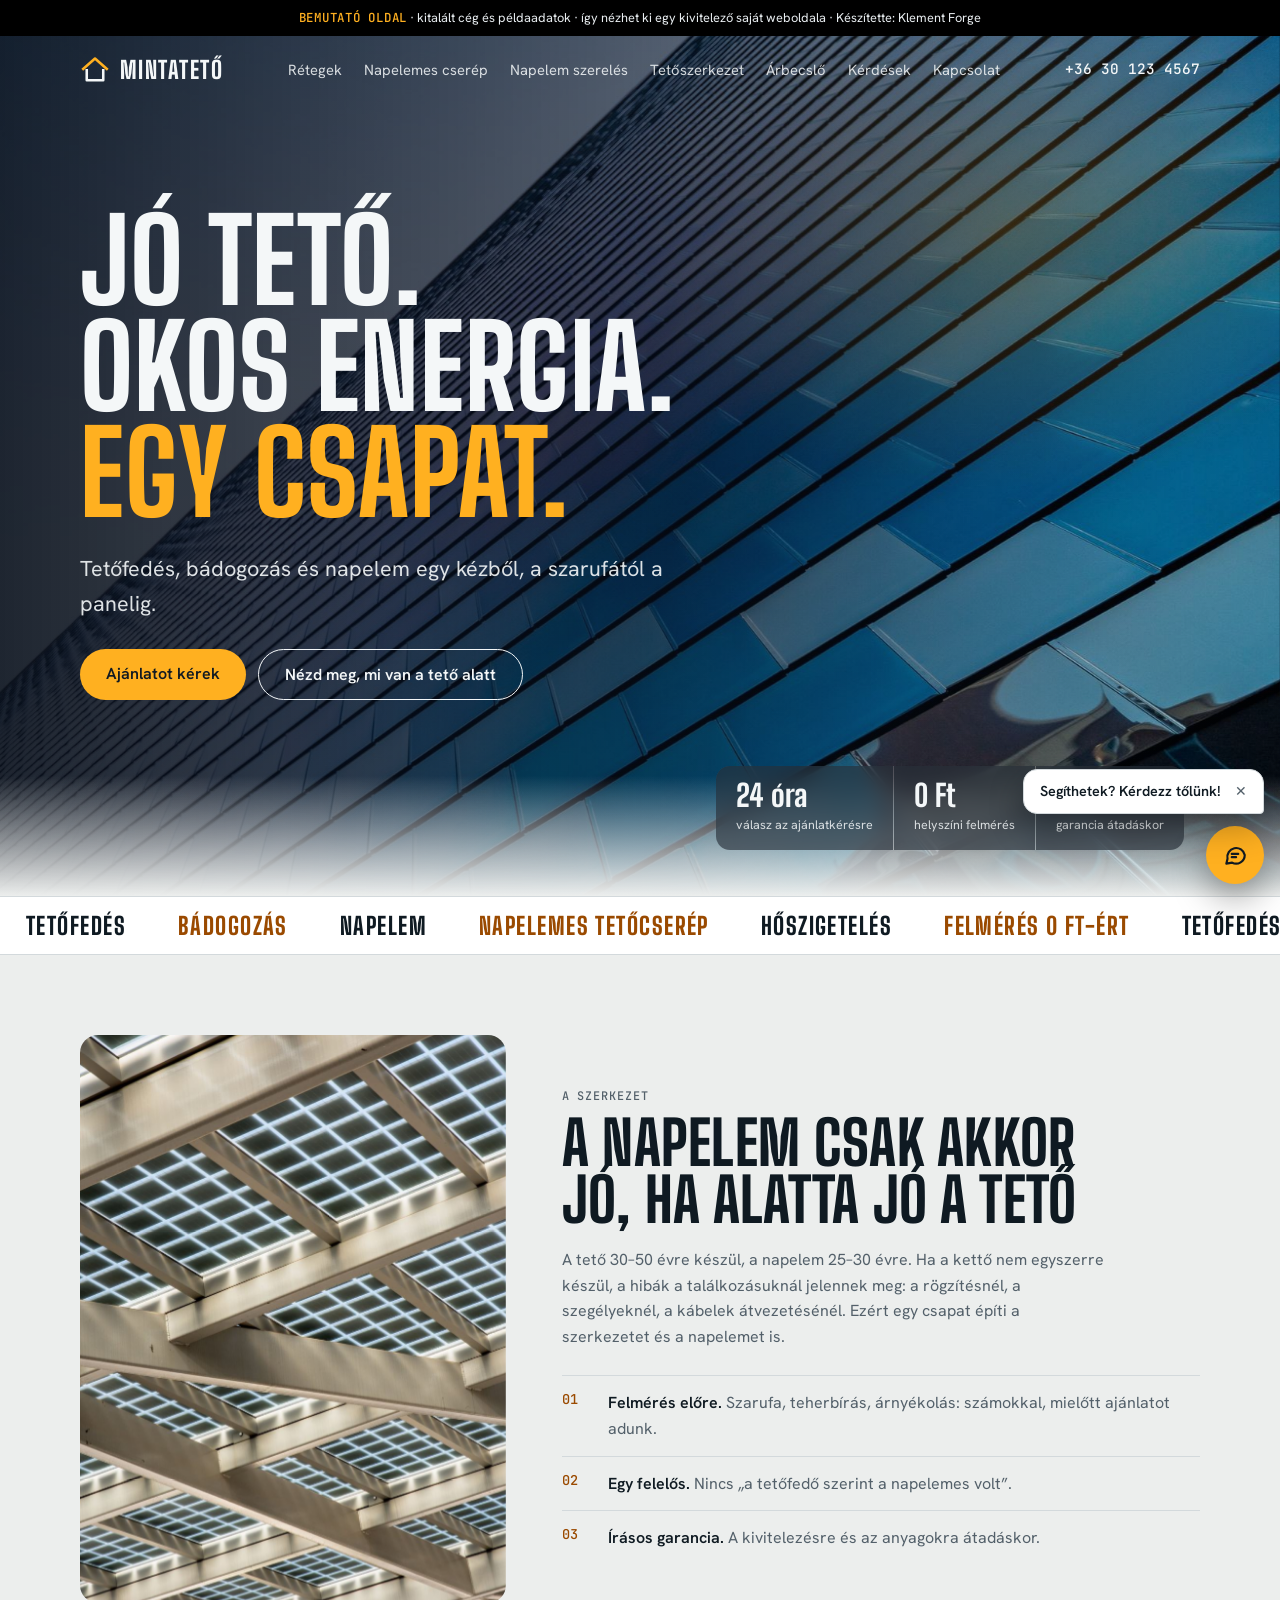
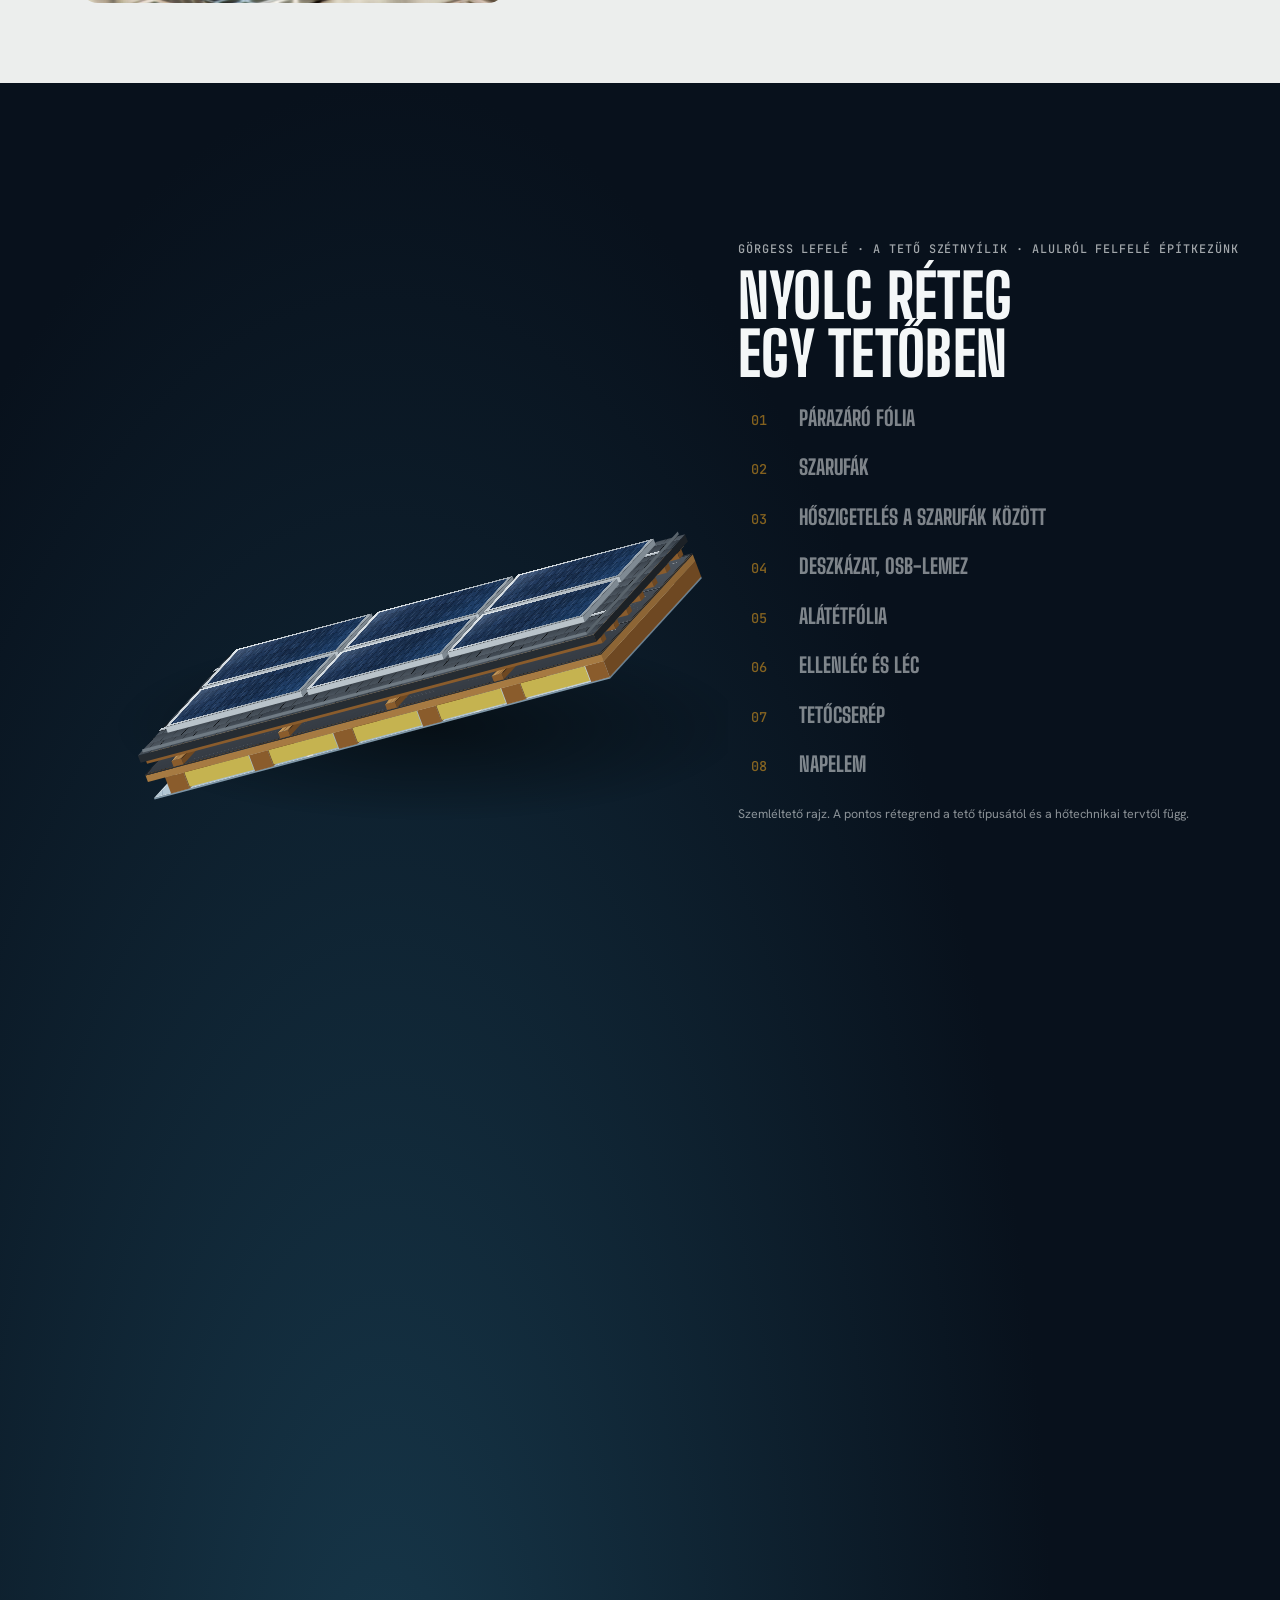
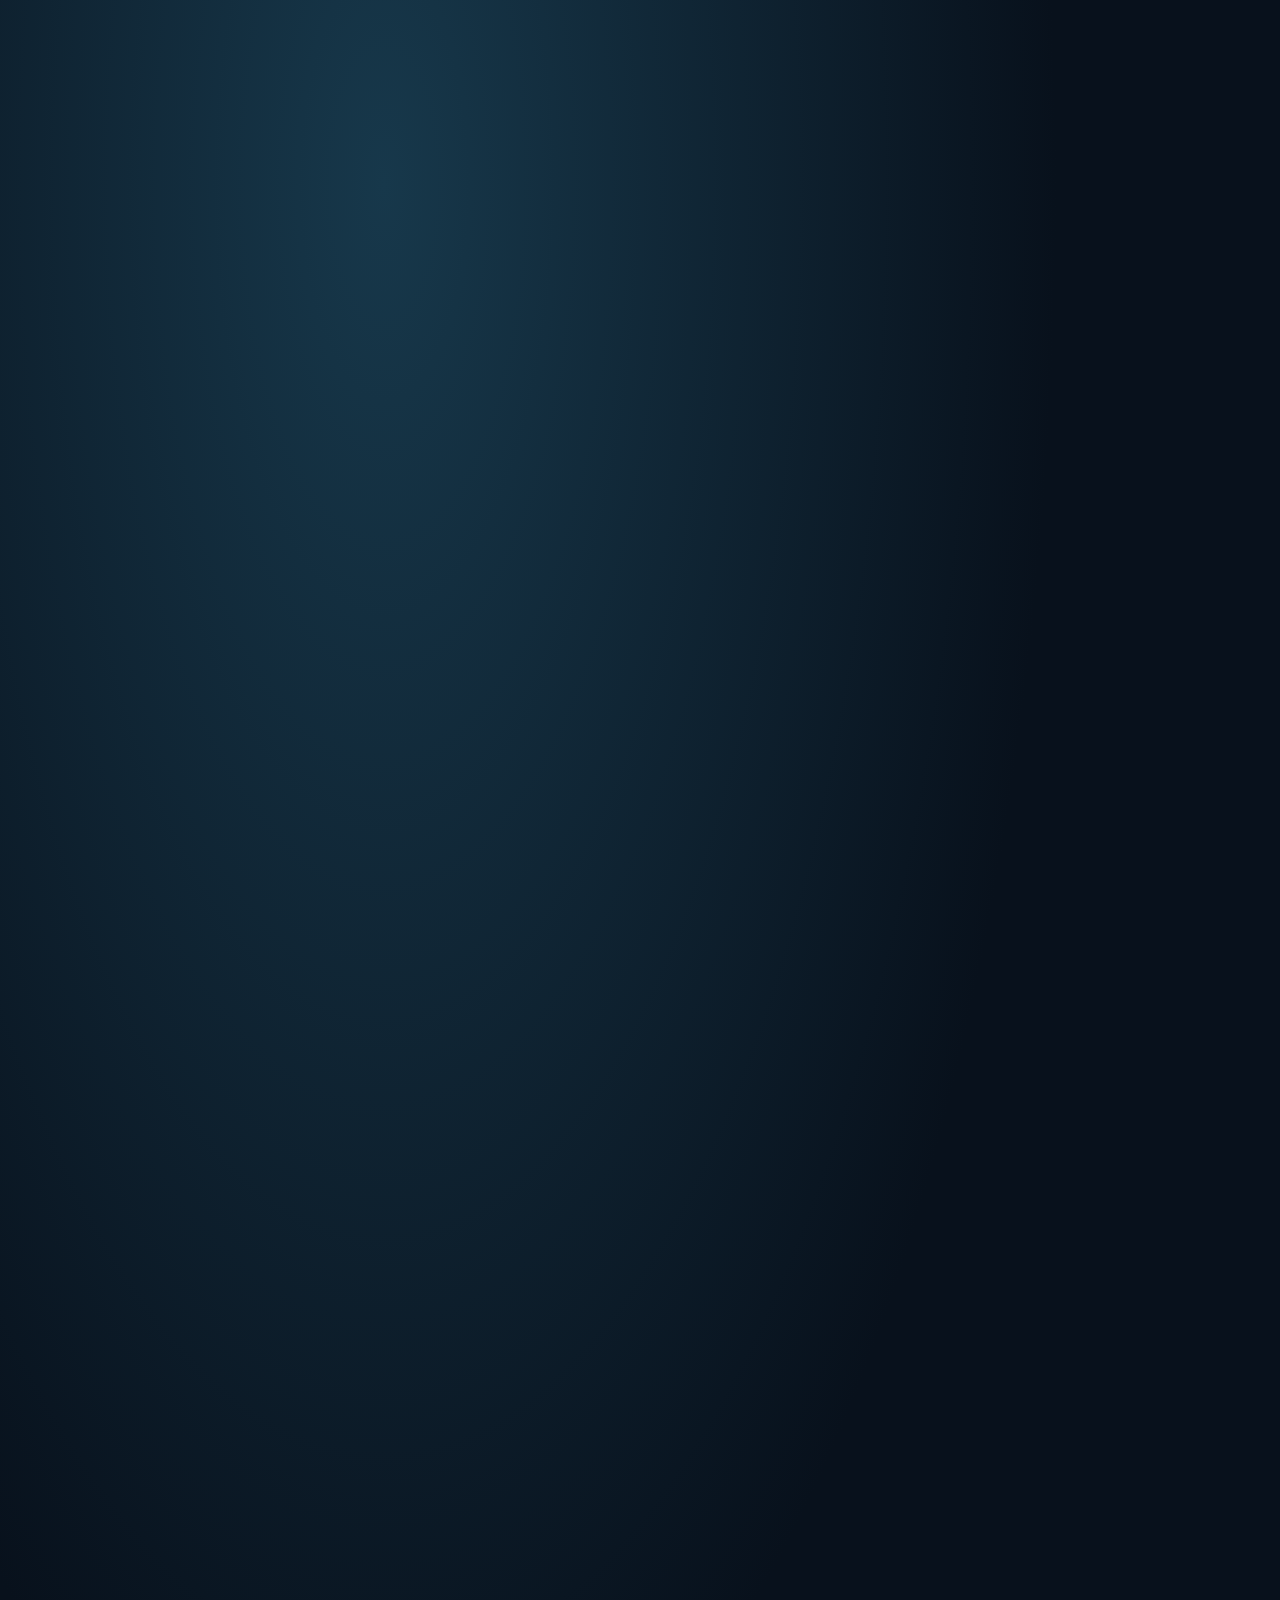
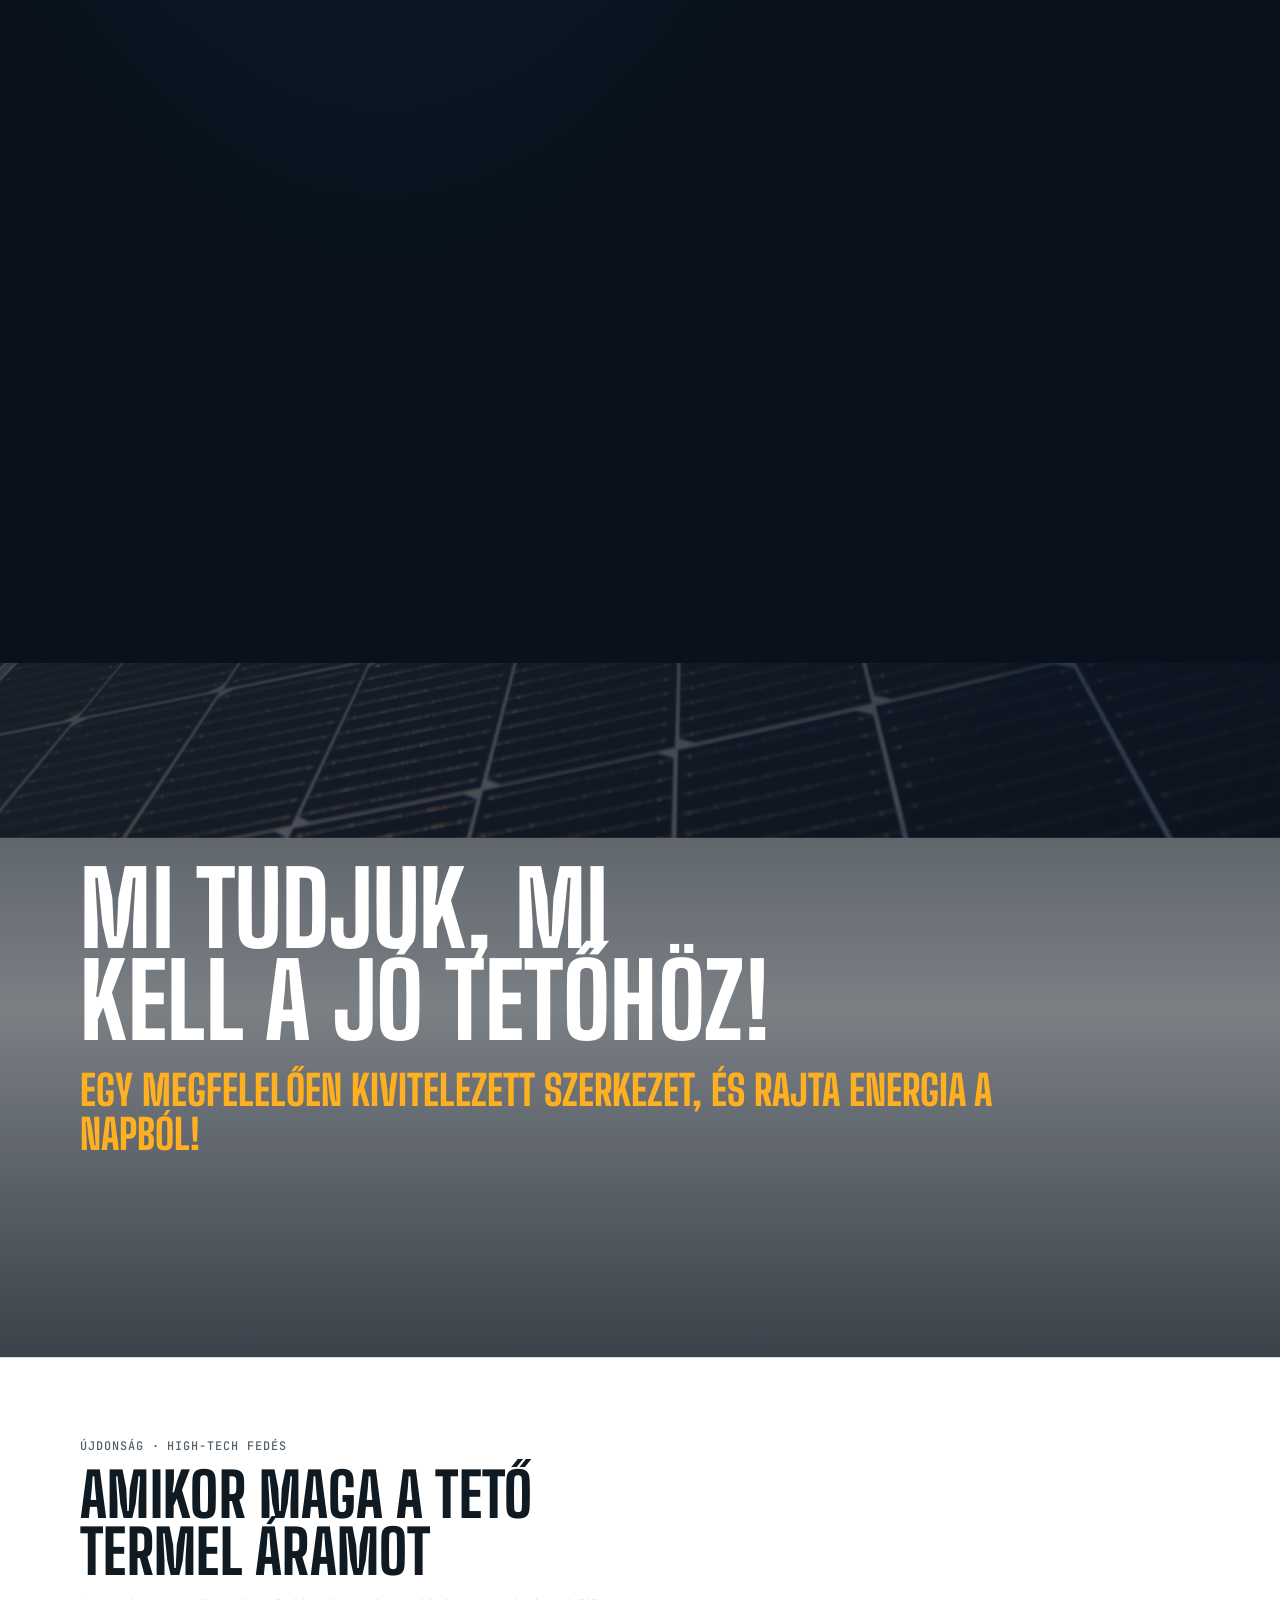
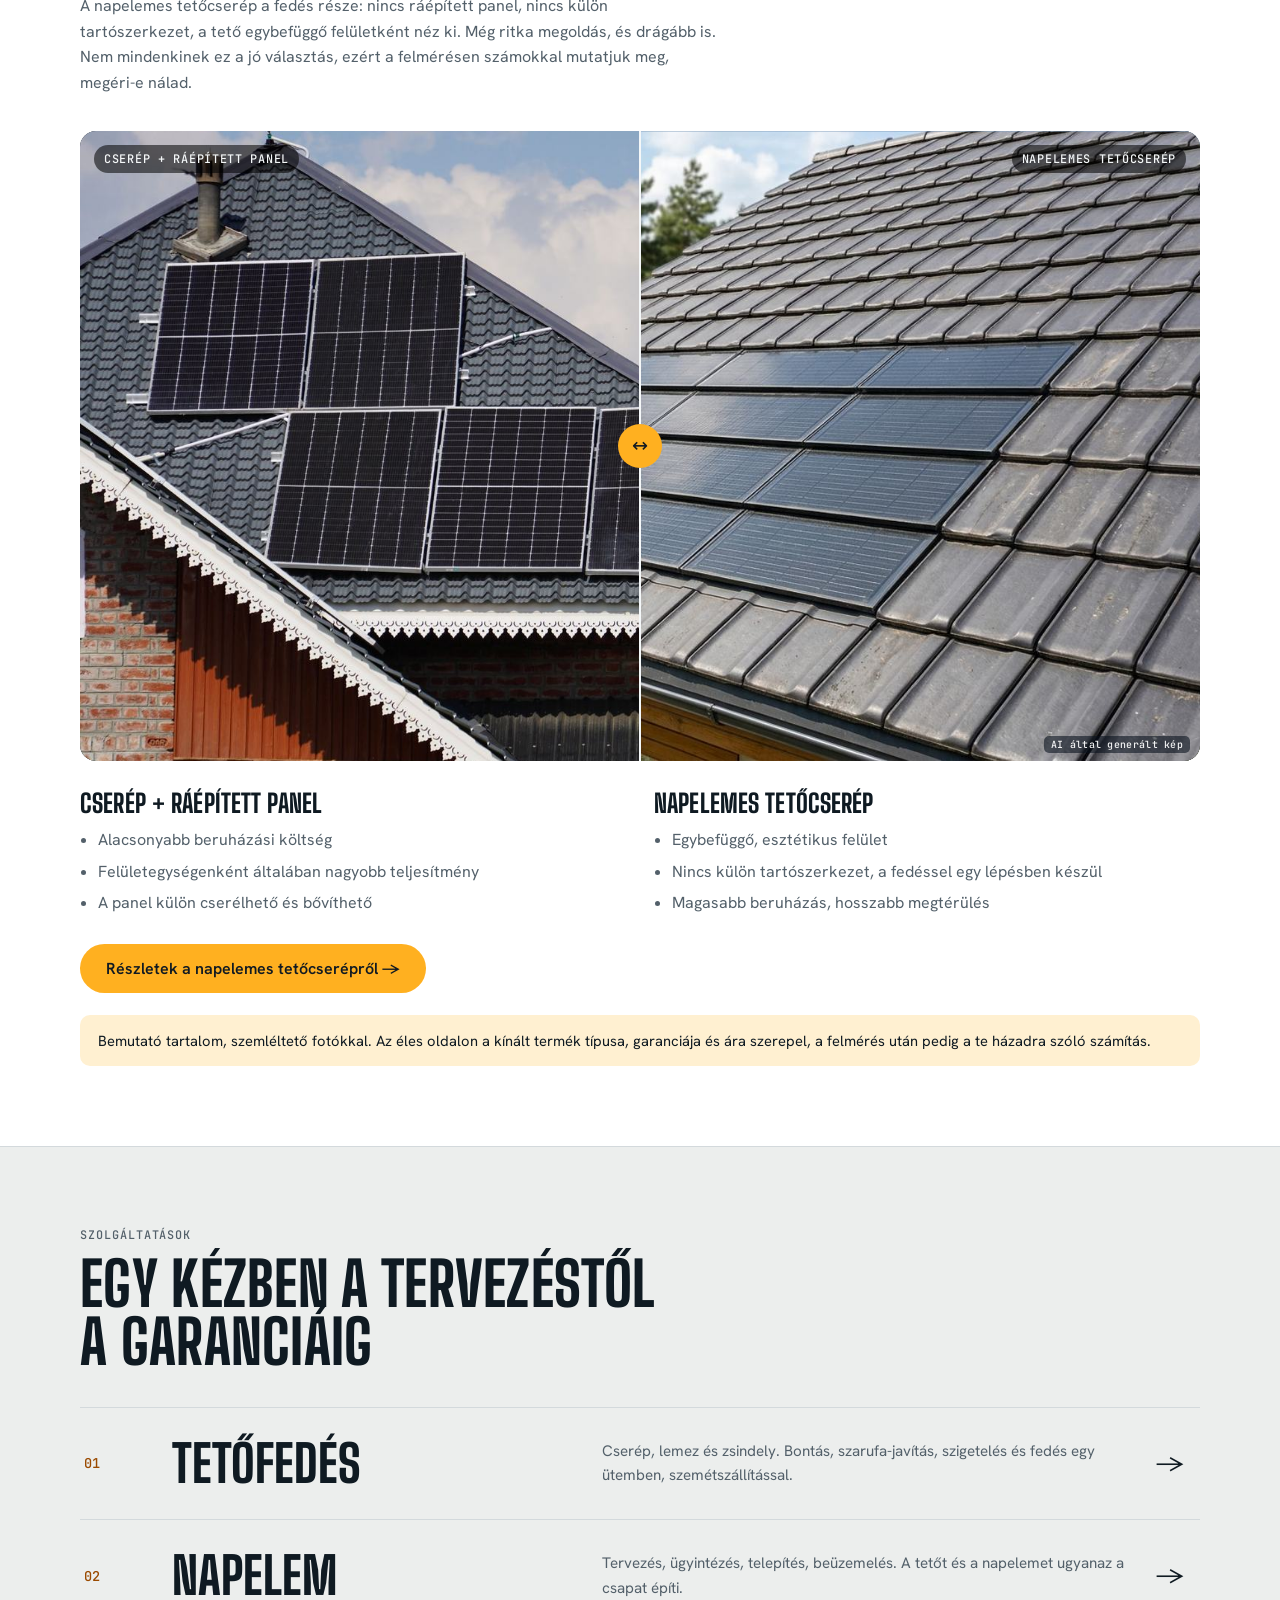
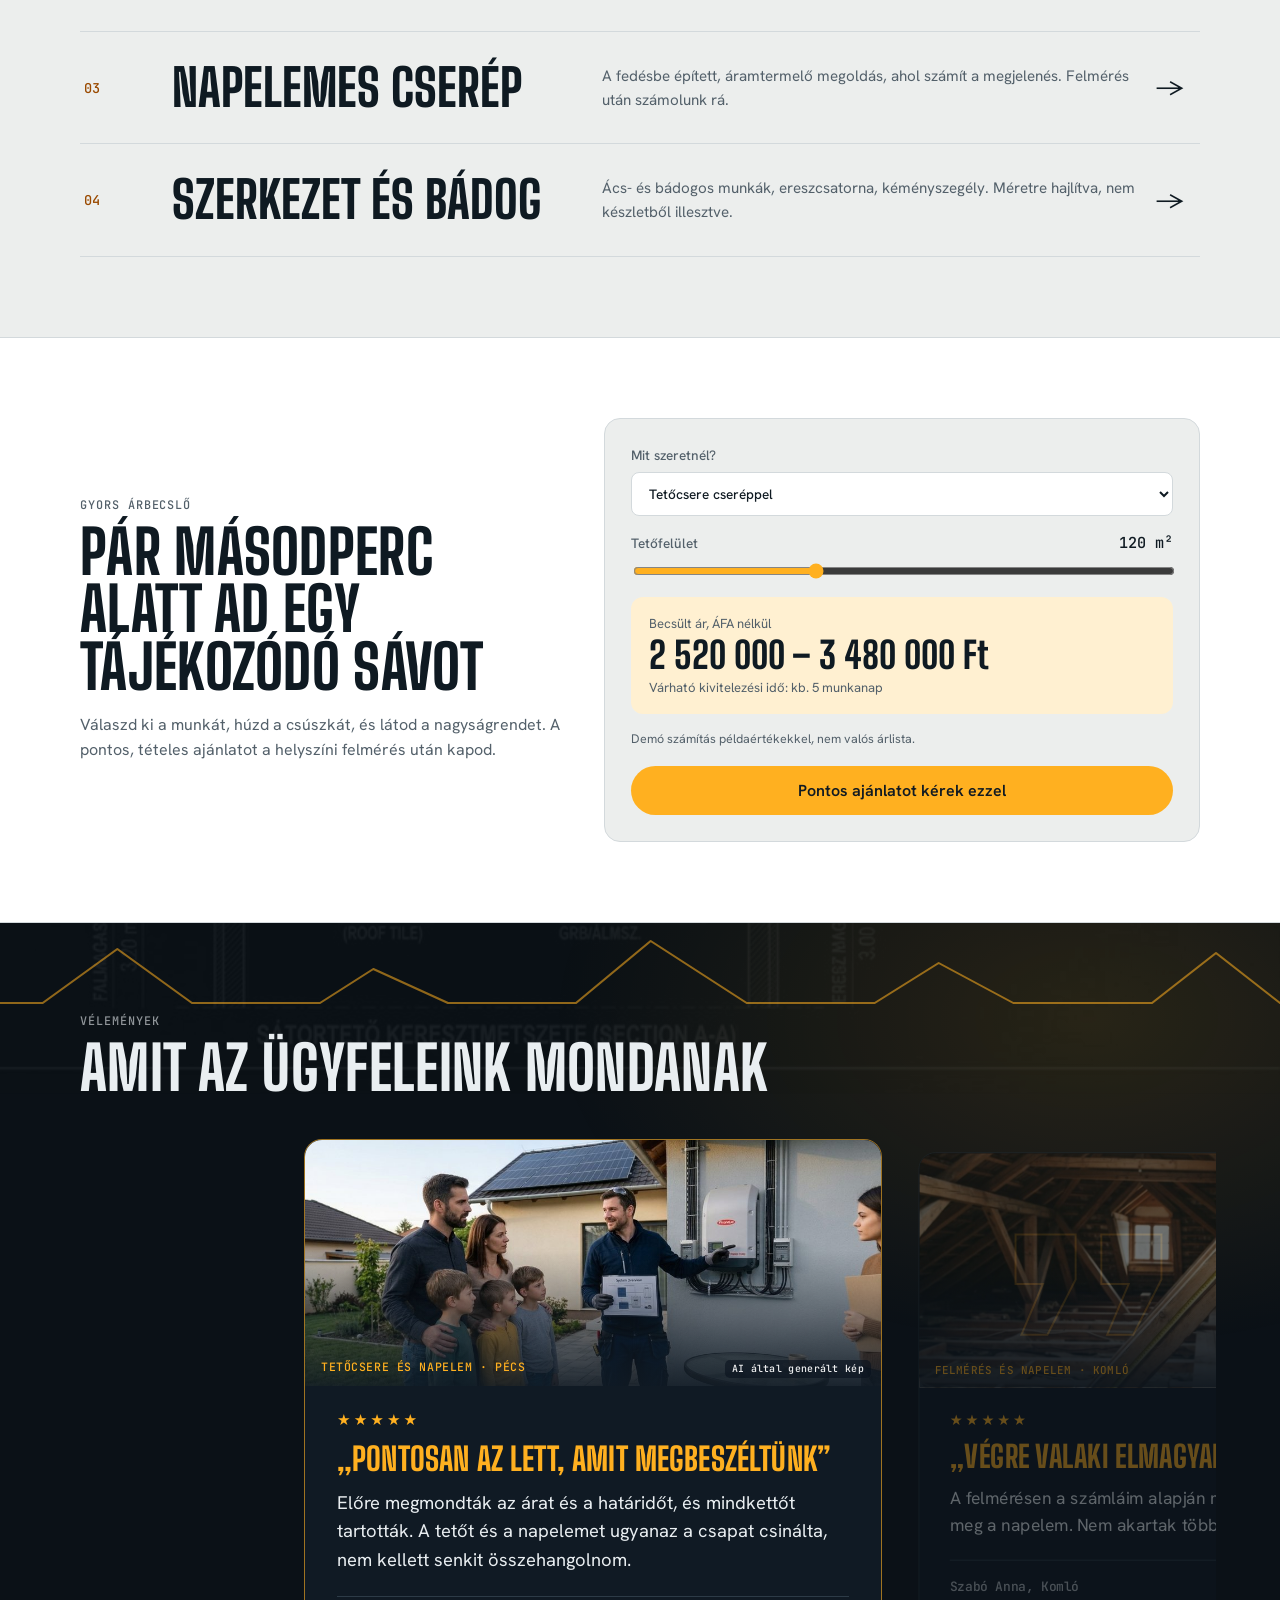
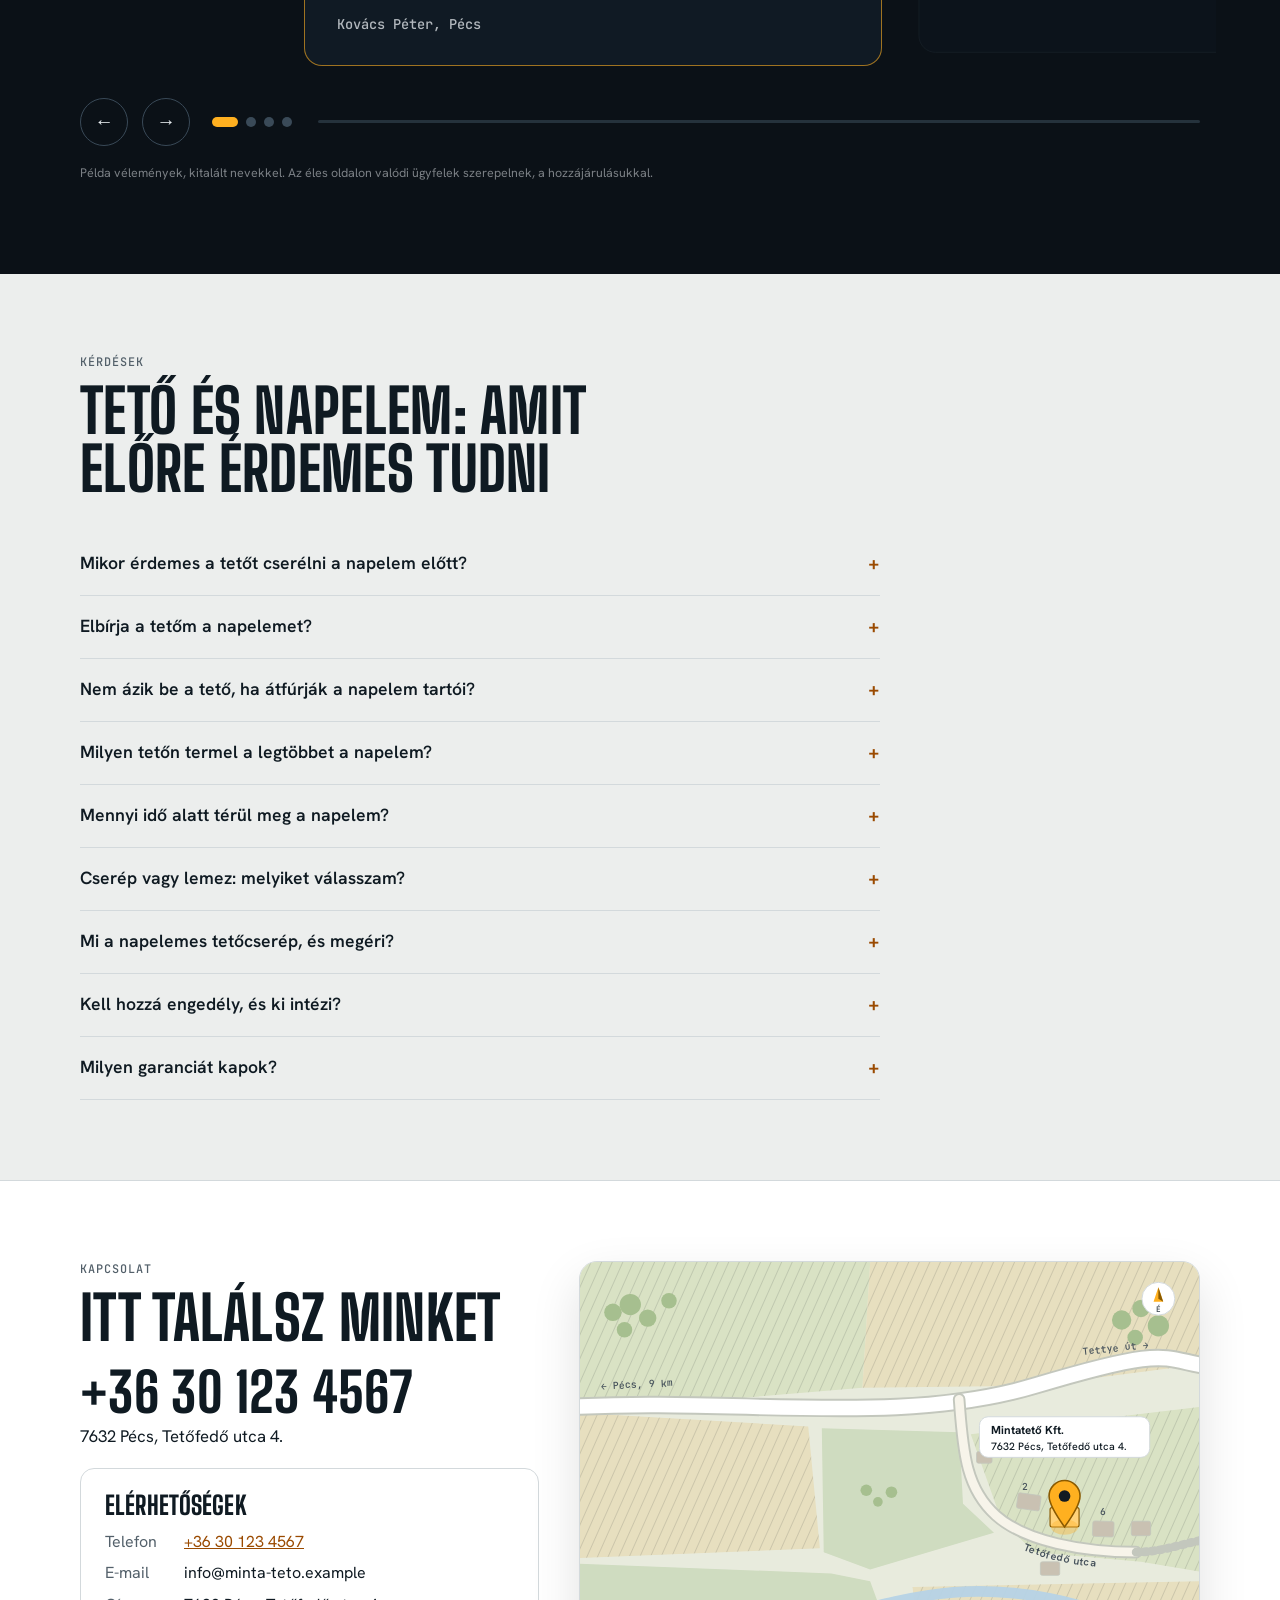
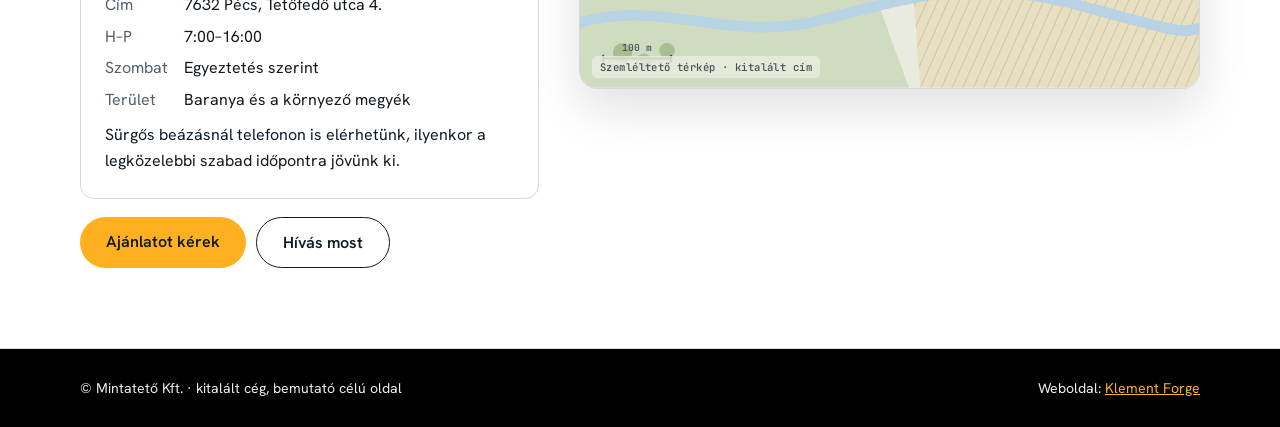
<file: public/index.html>
<!doctype html>
<html lang="hu"><head><meta charset="utf-8"><meta name="viewport" content="width=device-width,initial-scale=1"><title>Mintatető Kft. · tetőfedés, napelem, bádogozás</title></head><body>
<meta name="claude:viewport-fit-sides" content="cover">
<link rel="preconnect" href="https://fonts.googleapis.com">
<link rel="stylesheet" href="https://fonts.googleapis.com/css2?family=Big+Shoulders+Display:wght@700;800&family=Hanken+Grotesk:wght@400;500;600&family=JetBrains+Mono:wght@400;500&display=swap">
<style>
/* Layout: fotós hero, szerkezet-szekció, görgetésre szétnyíló valósághű tetőrétegek (canvas), szlogen-sáv, napelemes cserép fotós csúszka, hover-képes szolgáltatáslista, árbecslő, vélemény-karusszel, GYIK, ajánlatkérő. */
:root{
  --bg:#eceeed; --surface:#ffffff; --ink:#0f1a22; --muted:#53606a; --line:#d3d9dc;
  --accent:#ffb020; --on-accent:#111a22; --atext:#9a4a00; --accent-soft:#fff0d1;
  --hi:#f4f7f8; --night:#08111c; --night2:#10283a;
  --f-display:"Big Shoulders Display","Arial Narrow",system-ui,sans-serif;
  --f-body:"Hanken Grotesk","Segoe UI",system-ui,sans-serif;
  --f-mono:"JetBrains Mono",ui-monospace,Menlo,Consolas,monospace;
}
@media (prefers-color-scheme: dark){:root:not([data-theme="light"]){
  --bg:#0b1117; --surface:#131d26; --ink:#e9eef1; --muted:#93a1ab; --line:#25323c;
  --atext:#ffb020; --accent-soft:#2a2112; color-scheme:dark}}
:root[data-theme="dark"]{
  --bg:#0b1117; --surface:#131d26; --ink:#e9eef1; --muted:#93a1ab; --line:#25323c;
  --atext:#ffb020; --accent-soft:#2a2112; color-scheme:dark}
*{box-sizing:border-box}
html{scroll-behavior:smooth}
body{margin:0;background:var(--bg);color:var(--ink);font:16px/1.6 var(--f-body);padding-left:max(16px,env(safe-area-inset-left,0px));padding-right:max(16px,env(safe-area-inset-right,0px));overflow-x:clip}
.in{max-width:1120px;margin:0 auto}
.bleed{margin-inline:calc(-1*max(16px,env(safe-area-inset-left,0px)));padding-inline:max(16px,env(safe-area-inset-left,0px))}
h1,h2,h3{font-family:var(--f-display);font-weight:800;line-height:.95;margin:0;text-wrap:balance;text-transform:uppercase;letter-spacing:.005em}
h2{font-size:clamp(2.2rem,5.6vw,3.8rem)}
h3{font-size:1.6rem;line-height:1}
p{margin:0}
a{color:var(--atext)}
:focus-visible{outline:2px solid var(--accent);outline-offset:3px}
.tag{font:500 .74rem var(--f-mono);letter-spacing:.08em;text-transform:uppercase;color:var(--muted)}
.btn{display:inline-block;font:600 1rem var(--f-body);background:var(--accent);color:var(--on-accent);border:0;border-radius:999px;padding:14px 26px;cursor:pointer;text-decoration:none}
.btn.ghost{background:transparent;color:inherit;border:1.5px solid currentColor}
.demo{background:#000;color:#e9eef1;font-size:.8rem;padding:8px max(16px,env(safe-area-inset-left,0px));text-align:center;margin-inline:calc(-1*max(16px,env(safe-area-inset-left,0px)))}
.demo b{font:500 .78rem var(--f-mono);letter-spacing:.06em;color:var(--accent)}
.ph{position:relative;overflow:hidden}
.ph img{display:block;width:100%;height:100%;object-fit:cover}

/* HERO */
.hero{position:relative;overflow:hidden;color:var(--hi);background:var(--night);min-height:min(100svh,860px);display:flex;flex-direction:column}
.hero .bg{position:absolute;inset:-4% 0;will-change:transform}
.hero .bg img{width:100%;height:100%;object-fit:cover;object-position:62% 40%;animation:kb 18s ease-out both}
@keyframes kb{from{transform:scale(1.12)}to{transform:scale(1)}}
.hero::before{content:"";position:absolute;inset:0;z-index:1;background:linear-gradient(90deg,rgba(6,14,26,.9) 0%,rgba(6,14,26,.62) 52%,rgba(6,14,26,.12) 100%),radial-gradient(560px 380px at var(--mx,78%) var(--my,22%),rgba(255,176,32,.30),transparent 70%)}
.hero::after{content:"";position:absolute;left:0;right:0;bottom:0;height:120px;z-index:1;background:linear-gradient(180deg,transparent,var(--bg));pointer-events:none}
.hero .in{position:relative;z-index:2;width:100%;flex:1;display:flex;flex-direction:column}
.nav{display:flex;gap:16px;align-items:center;justify-content:space-between;flex-wrap:wrap;padding-block:18px}
.logo{font:800 1.5rem var(--f-display);text-transform:uppercase;letter-spacing:.06em;display:flex;gap:10px;align-items:center}
.logo svg{width:30px;height:30px}
.nav nav{display:flex;gap:22px;font-size:.92rem}
.nav nav a{color:var(--hi);text-decoration:none;opacity:.85}
.nav nav a:hover{opacity:1}
.tel{font:500 .9rem var(--f-mono)}
.hbody{flex:1;display:flex;flex-direction:column;justify-content:center;padding-block:24px 110px}
h1{font-family:var(--f-display);font-weight:800;text-transform:uppercase;font-size:clamp(3.4rem,9vw,7.4rem);line-height:.86;margin:0}
h1 .ln{display:block;overflow:hidden;padding:.3em 0 .06em;margin-top:-.3em;pointer-events:none}
h1 .ln>span{display:block;animation:rise .95s cubic-bezier(.2,.8,.2,1) both}
h1 .ln:nth-child(2)>span{animation-delay:.1s}
h1 .ln:nth-child(3)>span{animation-delay:.2s;color:var(--accent)}
@keyframes rise{from{transform:translateY(42%)}to{transform:none}}
.lead{font-size:clamp(1.05rem,2.2vw,1.35rem);max-width:27em;margin-top:22px;color:rgba(244,247,248,.9)}
.cta{display:flex;gap:12px;flex-wrap:wrap;margin-top:28px}
.facts{position:absolute;z-index:2;right:max(16px,env(safe-area-inset-right,0px));bottom:46px;display:flex;gap:1px;background:rgba(255,255,255,.18);border-radius:14px;overflow:hidden;backdrop-filter:blur(10px);-webkit-backdrop-filter:blur(10px)}
.facts div{background:rgba(8,17,28,.55);padding:14px 20px}
.facts b{display:block;font:800 1.9rem/1 var(--f-display);font-variant-numeric:tabular-nums}
.facts span{font-size:.78rem;opacity:.85}

/* MARQUEE */
.mq{overflow:hidden;border-block:1px solid var(--line);background:var(--surface);padding:0}
.mq div{display:flex;width:max-content;animation:mq 38s linear infinite}
.mq span{font:800 1.5rem var(--f-display);text-transform:uppercase;letter-spacing:.06em;padding:14px 26px;white-space:nowrap}
.mq span:nth-child(even){color:var(--atext)}
@keyframes mq{to{transform:translateX(-50%)}}

section.b{padding-block:80px}
.hd{display:grid;gap:12px;max-width:40em;margin-bottom:36px}
.hd p{color:var(--muted)}

/* SZERKEZET split */
.split{display:grid;grid-template-columns:.8fr 1.2fr;gap:56px;align-items:center}
.split .ph{aspect-ratio:3/4;border-radius:18px}
.split .ph img{height:116%;will-change:transform}
.split ul{list-style:none;margin:26px 0 0;padding:0;display:grid;gap:14px}
.split li{display:grid;grid-template-columns:34px 1fr;gap:12px;border-top:1px solid var(--line);padding-top:14px;color:var(--muted)}
.split li b{font:500 .85rem var(--f-mono);color:var(--atext)}
.split li strong{color:var(--ink);font-weight:600}

/* STACK */
.stackwrap{height:420vh;position:relative;background:radial-gradient(70% 60% at 30% 45%,#17384b,var(--night) 75%);color:var(--hi)}
.pin{position:sticky;top:0;height:100vh;height:100svh;display:grid;grid-template-columns:1.15fr .85fr;gap:10px;align-items:center;padding-block:16px}
.stack{display:block;width:100%;height:auto;max-height:calc(100svh - 32px);aspect-ratio:900/820}
.stackwrap .tag{color:rgba(244,247,248,.65)}
.leg{list-style:none;margin:0;padding:0;display:grid;gap:2px}
.leg li{display:grid;grid-template-columns:40px 1fr;gap:8px;padding:8px 12px;border-radius:10px;border:1px solid transparent;opacity:.5;transition:opacity .2s,background .2s}
.leg li[aria-current="true"]{opacity:1;background:rgba(255,255,255,.08);border-color:rgba(255,255,255,.16)}
.leg b{font:500 .85rem var(--f-mono);color:var(--accent);padding-top:3px}
.leg strong{display:block;font:800 1.3rem/1 var(--f-display);text-transform:uppercase}
.leg span{color:rgba(244,247,248,.75);font-size:.88rem;display:none}
.leg li[aria-current="true"] span{display:block}
.stackwrap small{display:block;margin-top:12px;color:rgba(244,247,248,.55);font-size:.78rem}

/* SZLOGEN SÁV */
.band{position:relative;overflow:hidden;color:#fff;padding-block:clamp(110px,18vw,200px);text-align:left}
.band .bg{position:absolute;inset:-18% 0}
.band .bg img{width:100%;height:100%;object-fit:cover}
.band::before{content:"";position:absolute;inset:0;z-index:1;background:linear-gradient(180deg,rgba(8,17,28,.72),rgba(8,17,28,.5) 50%,rgba(8,17,28,.78))}
.band .in{position:relative;z-index:2}
.band h2{font-size:clamp(2.6rem,8vw,6.6rem);line-height:.9;max-width:11em}
.band p{font:800 clamp(1.5rem,3.6vw,2.6rem)/1.05 var(--f-display);text-transform:uppercase;margin-top:22px;max-width:22em;color:var(--accent)}

/* PV TILE */
.pvs{background:var(--surface);border-block:1px solid var(--line)}
.cmp{position:relative;border-radius:16px;overflow:hidden;aspect-ratio:16/9;background:var(--night);--x:50%;user-select:none;touch-action:pan-y}
.cmp .l,.cmp .r{position:absolute;inset:0}
.cmp .r{clip-path:inset(0 0 0 var(--x))}
.cmp img{width:100%;height:100%;object-fit:cover;display:block}
.cmp .h{position:absolute;top:0;bottom:0;left:var(--x);width:2px;background:var(--hi);transform:translateX(-1px);pointer-events:none}
.cmp .h::after{content:"↔";position:absolute;top:50%;left:50%;transform:translate(-50%,-50%);width:44px;height:44px;border-radius:50%;background:var(--accent);color:var(--on-accent);display:grid;place-items:center;font-size:1.2rem}
.cmp input{position:absolute;inset:0;width:100%;height:100%;opacity:0;cursor:ew-resize;margin:0}
.cmp:focus-within{outline:2px solid var(--accent);outline-offset:3px}
.cmp .cap{position:absolute;top:14px;font:500 .74rem var(--f-mono);letter-spacing:.06em;text-transform:uppercase;color:var(--hi);background:rgba(0,0,0,.55);padding:6px 10px;border-radius:999px;pointer-events:none}
.cmp .cap.a{left:14px}.cmp .cap.c{right:14px}
.two{display:grid;grid-template-columns:1fr 1fr;gap:28px;margin-top:30px}
.two ul{margin:10px 0 0;padding-left:1.1em;color:var(--muted)}
.two li{margin-bottom:6px}
.note{margin-top:22px;padding:14px 18px;border-radius:10px;background:var(--accent-soft);font-size:.92rem}

/* OFFERS (hover-képes lista) */
.offers{list-style:none;margin:0;padding:0;border-top:1px solid var(--line)}
.offers li{border-bottom:1px solid var(--line)}
.offers a{display:grid;grid-template-columns:70px 1fr 1.3fr 40px;gap:18px;align-items:center;padding:30px 4px;text-decoration:none;color:var(--ink);position:relative;transition:padding .35s cubic-bezier(.2,.8,.2,1)}
.offers a::before{content:"";position:absolute;left:0;bottom:-1px;height:2px;width:0;background:var(--accent);transition:width .45s cubic-bezier(.2,.8,.2,1)}
.offers a:hover,.offers a:focus-visible{padding-left:18px}
.offers a:hover::before,.offers a:focus-visible::before{width:100%}
.offers .n{font:500 .85rem var(--f-mono);color:var(--atext)}
.offers .t{font:800 clamp(1.8rem,4.4vw,3.2rem)/1 var(--f-display);text-transform:uppercase}
.offers .d{color:var(--muted);font-size:.95rem}
.offers .ar{font-size:1.6rem;transition:transform .3s}
.offers a:hover .ar{transform:translateX(6px)}
.offers .inl{display:none}
.peek{position:fixed;left:0;top:0;width:min(340px,30vw);aspect-ratio:4/3;z-index:20;pointer-events:none;border-radius:12px;overflow:hidden;box-shadow:0 24px 60px rgba(0,0,0,.4);clip-path:inset(0 0 100% 0 round 12px);transition:clip-path .45s cubic-bezier(.2,.8,.2,1);will-change:transform}
.peek.on{clip-path:inset(0 0 0 0 round 12px)}
.peek img{position:absolute;inset:0;width:100%;height:100%;object-fit:cover;opacity:0;transform:scale(1.12);transition:opacity .35s,transform .6s}
.peek img.on{opacity:1;transform:none}

/* ESTIMATOR */
.estg{display:grid;grid-template-columns:.9fr 1.1fr;gap:36px;align-items:center}
.est{background:var(--bg);border:1px solid var(--line);border-radius:16px;padding:26px;display:grid;gap:16px}
label{display:grid;gap:6px;font-size:.85rem;color:var(--muted);font-weight:500}
select,input,textarea{font:inherit;color:var(--ink);background:var(--bg);border:1px solid var(--line);border-radius:8px;padding:11px 13px;width:100%}
.est select{background:var(--surface)}
input[type=range]{padding:0;accent-color:var(--accent);background:transparent;border:0}
.row2{display:flex;justify-content:space-between;gap:12px;align-items:baseline}
.row2 output{font:500 .95rem var(--f-mono);color:var(--ink)}
.out{background:var(--accent-soft);border-radius:12px;padding:16px 18px;display:grid;gap:2px}
.out .p{font:800 2.3rem/1.05 var(--f-display);font-variant-numeric:tabular-nums}
.out .s{font-size:.82rem;color:var(--muted)}

/* VÉLEMÉNYEK karusszel */
.tst{background:#0b1117;color:#e9eef1;padding-block:90px}
.tst .tag{color:rgba(233,238,241,.6)}
.tst h2{margin:10px 0 36px}
.track{display:flex;gap:22px;overflow-x:auto;scroll-snap-type:x mandatory;scrollbar-width:none;padding-block:6px;margin-inline:calc(-1*max(16px,env(safe-area-inset-left,0px)));padding-inline:max(16px,calc(50% - 320px));-webkit-overflow-scrolling:touch}
.track::-webkit-scrollbar{display:none}
.q{flex:0 0 min(640px,86%);scroll-snap-align:center;border:1px solid #25323c;border-radius:18px;padding:34px;background:#101a24;opacity:.38;transform:scale(.95);transition:opacity .35s,transform .35s,border-color .35s}
.q.on{opacity:1;transform:none;border-color:rgba(255,176,32,.6)}
.q blockquote{margin:0}
.q h3{font-size:2rem;margin-bottom:14px;color:var(--accent)}
.q p{font-size:1.15rem;line-height:1.55}
.q hr{border:0;border-top:1px solid #2d3b47;margin:22px 0 14px}
.q cite{font:500 .85rem var(--f-mono);font-style:normal;color:rgba(233,238,241,.75)}
.ctl{display:flex;align-items:center;gap:14px;margin-top:26px}
.ctl button.ar{width:48px;height:48px;border-radius:50%;border:1.5px solid #3a4a58;background:transparent;color:#e9eef1;font-size:1.2rem;cursor:pointer}
.ctl button.ar:hover{background:var(--accent);color:var(--on-accent);border-color:var(--accent)}
.dots{display:flex;gap:8px;margin-left:8px}
.dots button{width:10px;height:10px;border-radius:50%;border:0;background:#3a4a58;padding:0;cursor:pointer}
.dots button[aria-current="true"]{background:var(--accent);width:26px;border-radius:6px}
.tst small{display:block;margin-top:18px;color:rgba(233,238,241,.5);font-size:.78rem}

/* FAQ */
details{border-bottom:1px solid var(--line);padding:18px 0}
details summary{cursor:pointer;font:600 1.1rem var(--f-body);list-style:none;display:flex;justify-content:space-between;gap:16px}
details summary::after{content:"+";font:500 1.2rem var(--f-mono);color:var(--atext)}
details[open] summary::after{content:"–"}
details p{color:var(--muted);margin-top:10px;max-width:48em}

/* CONTACT */
.card{background:var(--surface);border:1px solid var(--line);border-radius:14px;padding:24px;display:grid;gap:10px;align-content:start;min-width:0}
.contact{display:grid;grid-template-columns:1.1fr .9fr;gap:40px}
.form{display:grid;gap:12px}
.grid2{display:grid;grid-template-columns:1fr 1fr;gap:12px}
textarea{min-height:100px;resize:vertical}
.ok{background:var(--accent-soft);border-radius:10px;padding:14px 16px}
.info dl{display:grid;grid-template-columns:max-content 1fr;gap:6px 16px;margin:0}
.info dt{color:var(--muted)}
.info dd{margin:0;min-width:0;overflow-wrap:anywhere}
footer{background:#000;color:#e9eef1;padding:28px max(16px,env(safe-area-inset-left,0px)) calc(28px + env(safe-area-inset-bottom,0px));font-size:.88rem;margin-inline:calc(-1*max(16px,env(safe-area-inset-left,0px)))}
footer .in{display:flex;gap:16px;justify-content:space-between;flex-wrap:wrap}
footer a{color:var(--accent)}

@media (max-width:900px){
  .estg,.contact,.split{grid-template-columns:1fr}
  .split{gap:28px}.split .ph{aspect-ratio:4/3}
  .two{grid-template-columns:1fr}
  .pin{grid-template-columns:1fr;gap:4px;align-content:center}
  .stack{max-height:50svh}
  .leg li{display:none}.leg li[aria-current="true"]{display:grid}
  .nav nav{display:none}
  .cmp{aspect-ratio:4/3}
  .facts{position:relative;right:auto;bottom:auto;margin:0 0 70px;align-self:flex-start}
  .hbody{padding-bottom:30px}
  .offers a{grid-template-columns:44px 1fr 28px;padding:22px 0}
  .offers .d{grid-column:2/3;grid-row:2}
  .offers .ar{grid-row:1;grid-column:3}
  .offers .inl{display:block;grid-column:1/-1;aspect-ratio:16/9;object-fit:cover;width:100%;border-radius:12px;margin-top:8px}
  .peek{display:none}
}
@media (hover:none){.peek{display:none}.offers .inl{display:block;grid-column:1/-1;aspect-ratio:16/9;object-fit:cover;width:100%;border-radius:12px;margin-top:8px}.offers a{grid-template-columns:44px 1fr 28px}.offers .d{grid-column:2/3}}
@media (max-width:520px){.grid2{grid-template-columns:1fr}.q{padding:24px}.facts div{padding:10px 12px}}
@media (prefers-reduced-motion:reduce){
  html{scroll-behavior:auto}
  h1 .ln>span,.mq div,.hero .bg img{animation:none!important}
  .offers a,.q,.peek,.peek img{transition:none}
}
</style>
<link rel="stylesheet" href="css/extra.css">

<div class="demo"><b>BEMUTATÓ OLDAL</b> · kitalált cég és példaadatok · így nézhet ki egy kivitelező saját weboldala · Készítette: Klement Forge</div>

<header class="hero bleed" id="hero">
  <div class="bg" id="heroBg"><img src="img/hero-facade.jpg" alt="Napelemes cserépfelület ferdén fölfelé, kék égbolt előtt" fetchpriority="high"></div>
  <div class="in">
    <div class="nav">
      <div class="logo"><svg viewBox="0 0 40 40" aria-hidden="true"><path d="M3 21 20 6l17 15" fill="none" stroke="#ffb020" stroke-width="3.4" stroke-linejoin="round"/><path d="M9 20v15h22V20" fill="none" stroke="currentColor" stroke-width="3.4" stroke-linejoin="round"/></svg>Mintatető</div>
      <nav aria-label="Fő menü"><a href="#retegek">Rétegek</a><a href="napelemes-tetocserep.html">Napelemes cserép</a><a href="napelem-szereles.html">Napelem szerelés</a><a href="tetoszerkezet.html">Tetőszerkezet</a><a href="#becslo">Árbecslő</a><a href="#gyik">Kérdések</a><a href="#kapcsolat">Kapcsolat</a></nav>
      <a class="tel" href="tel:+36301234567">+36 30 123 4567</a>
    </div>
    <div class="hbody">
      <h1><span class="ln"><span>Jó tető.</span></span><span class="ln"><span>Okos energia.</span></span><span class="ln"><span>Egy csapat.</span></span></h1>
      <p class="lead">Tetőfedés, bádogozás és napelem egy kézből, a szarufától a panelig.</p>
      <div class="cta"><a class="btn" href="#kapcsolat" data-contact>Ajánlatot kérek</a><a class="btn ghost" href="#retegek">Nézd meg, mi van a tető alatt</a></div>
    </div>
    <div class="facts"><div><b>24 óra</b><span>válasz az ajánlatkérésre</span></div><div><b>0 Ft</b><span>helyszíni felmérés</span></div><div><b>Írásos</b><span>garancia átadáskor</span></div></div>
  </div>
</header>

<div class="mq bleed" aria-hidden="true"><div id="mq"></div></div>

<section class="b" id="szerkezet"><div class="in split">
  <div class="ph"><img data-par="-.06" src="img/pergola.jpg" alt="Acélszerkezet és napelemes üvegfelület alulról nézve" loading="lazy"></div>
  <div>
    <p class="tag">A szerkezet</p>
    <h2 style="margin:10px 0 18px">A napelem csak akkor jó, ha alatta jó a tető</h2>
    <p style="color:var(--muted);max-width:34em">A tető 30–50 évre készül, a napelem 25–30 évre. Ha a kettő nem egyszerre készül, a hibák a találkozásuknál jelennek meg: a rögzítésnél, a szegélyeknél, a kábelek átvezetésénél. Ezért egy csapat építi a szerkezetet és a napelemet is.</p>
    <ul>
      <li><b>01</b><span><strong>Felmérés előre.</strong> Szarufa, teherbírás, árnyékolás: számokkal, mielőtt ajánlatot adunk.</span></li>
      <li><b>02</b><span><strong>Egy felelős.</strong> Nincs „a tetőfedő szerint a napelemes volt”.</span></li>
      <li><b>03</b><span><strong>Írásos garancia.</strong> A kivitelezésre és az anyagokra átadáskor.</span></li>
    </ul>
  </div>
</div></section>

<div class="stackwrap bleed" id="retegek"><div class="pin"><div class="in" style="display:contents">
  <canvas class="stack" id="stack" role="img" aria-label="Szétnyíló tetőrétegek rajza: szarufa, fólia, hőszigetelés, OSB, alátétfólia, lécezés, cserép, napelem"></canvas>
  <div style="padding-right:max(16px,env(safe-area-inset-right,0px))">
    <p class="tag">Görgess lefelé · a tető szétnyílik · alulról felfelé építkezünk</p>
    <h2 style="margin:10px 0 16px">Nyolc réteg egy tetőben</h2>
    <ol class="leg" id="leg"></ol>
    <small>Szemléltető rajz. A pontos rétegrend a tető típusától és a hőtechnikai tervtől függ.</small>
  </div>
</div></div></div>

<section class="band bleed" aria-label="Szlogen">
  <div class="bg" id="bandBg"><img src="img/panels-close.jpg" alt="" loading="lazy"></div>
  <div class="in">
    <h2>Mi tudjuk, mi kell a jó tetőhöz!</h2>
    <p>Egy megfelelően kivitelezett szerkezet, és rajta energia a napból!</p>
  </div>
</section>

<section class="b pvs bleed" id="napelemes-cserep"><div class="in">
  <div class="hd"><p class="tag">Újdonság · High-tech fedés</p><h2>Amikor maga a tető termel áramot</h2><p>A napelemes tetőcserép a fedés része: nincs ráépített panel, nincs külön tartószerkezet, a tető egybefüggő felületként néz ki. Még ritka megoldás, és drágább is. Nem mindenkinek ez a jó választás, ezért a felmérésen számokkal mutatjuk meg, megéri-e nálad.</p></div>
  <div class="cmp" id="cmp">
    <div class="l"><img src="img/house-panels.jpg" alt="Cserépfedésű ház tetején ráépített napelem-panelek" loading="lazy"></div>
    <div class="r"><img src="img/pv-tile.jpg" alt="Cserépfedésbe integrált napelemes tetőcserép-sorok" loading="lazy"><span class="aitag">AI által generált kép</span></div>
    <span class="cap a">Cserép + ráépített panel</span><span class="cap c">Napelemes tetőcserép</span>
    <div class="h"></div>
    <input id="cmpIn" type="range" min="4" max="96" value="50" aria-label="Összehasonlítás: húzd a csúszkát a két megoldás között">
  </div>
  <div class="two">
    <div><h3>Cserép + ráépített panel</h3><ul><li>Alacsonyabb beruházási költség</li><li>Felületegységenként általában nagyobb teljesítmény</li><li>A panel külön cserélhető és bővíthető</li></ul></div>
    <div><h3>Napelemes tetőcserép</h3><ul><li>Egybefüggő, esztétikus felület</li><li>Nincs külön tartószerkezet, a fedéssel egy lépésben készül</li><li>Magasabb beruházás, hosszabb megtérülés</li></ul></div>
  </div>
  <p style="margin-top:22px"><a class="btn" href="napelemes-tetocserep.html">Részletek a napelemes tetőcserépről →</a></p>
  <p class="note">Bemutató tartalom, szemléltető fotókkal. Az éles oldalon a kínált termék típusa, garanciája és ára szerepel, a felmérés után pedig a te házadra szóló számítás.</p>
</div></section>

<section class="b" id="szolgaltatasok"><div class="in">
  <div class="hd"><p class="tag">Szolgáltatások</p><h2>Egy kézben a tervezéstől a garanciáig</h2></div>
  <ul class="offers" id="offers">
    <li><a href="tetoszerkezet.html"><span class="n">01</span><span class="t">Tetőfedés</span><span class="d">Cserép, lemez és zsindely. Bontás, szarufa-javítás, szigetelés és fedés egy ütemben, szemétszállítással.</span><span class="ar" aria-hidden="true">→</span><span class="iw"><img class="inl" src="img/letezes.jpg" alt="Lécezett tetőfelület alátétfólián" loading="lazy"><span class="aitag">AI által generált kép</span></span></a></li>
    <li><a href="napelem-szereles.html"><span class="n">02</span><span class="t">Napelem</span><span class="d">Tervezés, ügyintézés, telepítés, beüzemelés. A tetőt és a napelemet ugyanaz a csapat építi.</span><span class="ar" aria-hidden="true">→</span><span class="iw"><img class="inl" src="img/panels-close.jpg" alt="Napelem-panelek közelről" loading="lazy"></span></a></li>
    <li><a href="napelemes-tetocserep.html"><span class="n">03</span><span class="t">Napelemes cserép</span><span class="d">A fedésbe épített, áramtermelő megoldás, ahol számít a megjelenés. Felmérés után számolunk rá.</span><span class="ar" aria-hidden="true">→</span><span class="iw"><img class="inl" src="img/pv-tile.jpg" alt="Napelemes tetőcserép sorok" loading="lazy"><span class="aitag">AI által generált kép</span></span></a></li>
    <li><a href="tetoszerkezet.html"><span class="n">04</span><span class="t">Szerkezet és bádog</span><span class="d">Ács- és bádogos munkák, ereszcsatorna, kéményszegély. Méretre hajlítva, nem készletből illesztve.</span><span class="ar" aria-hidden="true">→</span><span class="iw"><img class="inl" src="img/badog.jpg" alt="Ereszcsatorna cserépfedésen" loading="lazy"><span class="aitag">AI által generált kép</span></span></a></li>
  </ul>
</div></section>
<div class="peek" id="peek" aria-hidden="true"><img src="img/letezes.jpg" data-ai alt=""><img src="img/panels-close.jpg" alt=""><img src="img/pv-tile.jpg" data-ai alt=""><img src="img/badog.jpg" data-ai alt=""></div>

<section class="b pvs bleed" id="becslo"><div class="in estg">
  <div><p class="tag">Gyors árbecslő</p><h2 style="margin:10px 0 16px">Pár másodperc alatt ad egy tájékozódó sávot</h2><p style="color:var(--muted)">Válaszd ki a munkát, húzd a csúszkát, és látod a nagyságrendet. A pontos, tételes ajánlatot a helyszíni felmérés után kapod.</p></div>
  <form class="est" onsubmit="return false">
    <label for="kind">Mit szeretnél?
      <select id="kind">
        <option value="cserep">Tetőcsere cseréppel</option>
        <option value="lemez">Tetőcsere trapézlemezzel</option>
        <option value="bador">Bádogos munkák, ereszcsatorna</option>
        <option value="napelem">Napelemes rendszer (ráépített panel)</option>
        <option value="pv">Napelemes tetőcserép</option>
      </select>
    </label>
    <label for="size"><span class="row2"><span id="sizeLabel">Tetőfelület</span><output id="sizeOut" for="size"></output></span><input id="size" type="range" min="30" max="300" step="5" value="120"></label>
    <div class="out" aria-live="polite"><span class="s">Becsült ár, ÁFA nélkül</span><span class="p" id="price"></span><span class="s" id="days"></span></div>
    <p style="font-size:.78rem;color:var(--muted)">Demó számítás példaértékekkel, nem valós árlista.</p>
    <a class="btn" href="#kapcsolat" data-contact id="useEst" style="text-align:center">Pontos ajánlatot kérek ezzel</a>
  </form>
</div></section>

<section class="tst bleed" id="velemenyek"><div class="tbg" aria-hidden="true"></div><svg class="ridge" viewBox="0 0 1200 84" preserveAspectRatio="none" aria-hidden="true"><path d="M0 80H40L110 26L180 80H300L350 46L420 80H540L610 18L700 80H820L880 40L950 80H1080L1140 30L1200 80"/></svg><div class="in"><span class="bigq" aria-hidden="true">„</span>
  <p class="tag">Vélemények</p>
  <h2>Amit az ügyfeleink mondanak</h2>
  <div class="track" id="track" tabindex="0" aria-label="Vélemények, görgethető"><article class="q"><figure class="qi"><img src="img/atadas.jpg" alt="Átadás a családnak az inverter mellett" loading="lazy" style="object-position:58% 50%"><span class="aitag">AI által generált kép</span><figcaption class="tg">Tetőcsere és napelem · Pécs</figcaption></figure><blockquote><div class="st" aria-label="5 csillag">★★★★★</div><h3>„Pontosan az lett, amit megbeszéltünk”</h3><p>Előre megmondták az árat és a határidőt, és mindkettőt tartották. A tetőt és a napelemet ugyanaz a csapat csinálta, nem kellett senkit összehangolnom.</p><hr><cite>Kovács Péter, Pécs</cite></blockquote></article><article class="q"><figure class="qi"><img src="img/felmeres.jpg" alt="Szakember a padláson méri a szarufákat" loading="lazy" style="object-position:50% 40%"><span class="aitag">AI által generált kép</span><figcaption class="tg">Felmérés és napelem · Komló</figcaption></figure><blockquote><div class="st" aria-label="5 csillag">★★★★★</div><h3>„Végre valaki elmagyarázta”</h3><p>A felmérésen a számláim alapján megmutatták, mikor térülne meg a napelem. Nem akartak többet eladni, mint ami kell.</p><hr><cite>Szabó Anna, Komló</cite></blockquote></article><article class="q"><figure class="qi"><img src="img/letezes.jpg" alt="Rendezett léc- és fóliarétegek a tetőn" loading="lazy" style="object-position:50% 50%"><span class="aitag">AI által generált kép</span><figcaption class="tg">Tetőfelújítás · Szigetvár</figcaption></figure><blockquote><div class="st" aria-label="5 csillag">★★★★★</div><h3>„Rend volt a háznál”</h3><p>Naponta fotót küldtek az állásról, és a végén takarítva adták át a telket. Ilyet még nem láttam.</p><hr><cite>Horváth Gábor, Szigetvár</cite></blockquote></article><article class="q"><figure class="qi"><img src="img/uzembe.jpg" alt="Szakember méri az invertert" loading="lazy" style="object-position:50% 40%"><span class="aitag">AI által generált kép</span><figcaption class="tg">Napelem beüzemelés · Mohács</figcaption></figure><blockquote><div class="st" aria-label="5 csillag">★★★★★</div><h3>„A garancia papíron is ott van”</h3><p>Egy kisebb javításnál sem kellett kétszer szólni, másnap kijöttek és megnézték.</p><hr><cite>Nagy Mária, Mohács</cite></blockquote></article></div>
  <div class="ctl"><button class="ar" id="prev" aria-label="Előző vélemény">←</button><button class="ar" id="next" aria-label="Következő vélemény">→</button><div class="dots" id="dots"></div><div class="prog" id="prog" aria-hidden="true"><i></i></div></div>
  <small>Példa vélemények, kitalált nevekkel. Az éles oldalon valódi ügyfelek szerepelnek, a hozzájárulásukkal.</small>
</div></section>

<section class="b" id="gyik"><div class="in">
  <div class="hd"><p class="tag">Kérdések</p><h2>Tető és napelem: amit előre érdemes tudni</h2></div>
  <div style="max-width:800px">
    <details><summary>Mikor érdemes a tetőt cserélni a napelem előtt?</summary><p>Ha a tető várhatóan a napelem élettartama alatt (25–30 év) felújításra szorul, érdemes előbb vagy egyszerre cserélni. Így nem kell később leszerelni, majd újra felszerelni a rendszert.</p></details>
    <details><summary>Elbírja a tetőm a napelemet?</summary><p>A panelek súlya, a szél- és a hóteher a tartószerkezetre hat. A felmérésen megnézzük a szarufák állapotát és méretét, és ha kell, megerősítjük a szerkezetet.</p></details>
    <details><summary>Nem ázik be a tető, ha átfúrják a napelem tartói?</summary><p>Szakszerű kivitelezésnél nem. A tartókat a cserép alatti szerkezethez rögzítjük, és a rögzítési pontokat tömítjük vagy lemezszegéllyel védjük. Ezért jó, ha a tetőfedő és a napelemes ugyanaz a csapat.</p></details>
    <details><summary>Milyen tetőn termel a legtöbbet a napelem?</summary><p>A déli, 25–40 fokos tetőn jellemzően a legtöbbet, de a kelet-nyugati elrendezés is jó, mert egyenletesebben termel a nap folyamán. Az árnyékolást (fa, kémény, szomszéd épület) a tervezésnél figyelembe vesszük.</p></details>
    <details><summary>Mennyi idő alatt térül meg a napelem?</summary><p>Az éves fogyasztástól, a rendszer méretétől és az áramár alakulásától függ. A felmérésen a számláid alapján megmutatjuk a számítást, és csak a saját adataidra adunk becslést.</p></details>
    <details><summary>Cserép vagy lemez: melyiket válasszam?</summary><p>A cserép hosszú élettartamú és hagyományos megjelenésű, de nehezebb. A lemez könnyebb, gyorsabban lerakható és általában kedvezőbb árú, esőben viszont hangosabb, ezért szigetelésre külön figyelni kell.</p></details>
    <details><summary>Mi a napelemes tetőcserép, és megéri?</summary><p>A fedés részeként termel áramot, nincs ráépített panel. Egybefüggő, szép felületet ad, de általában magasabb a beruházás és hosszabb a megtérülés. A felmérés után megmondjuk, a te házadnál érdemes-e ezt választani.</p></details>
    <details><summary>Kell hozzá engedély, és ki intézi?</summary><p>A napelemes rendszer üzembe helyezéséhez az áramszolgáltatóval egyeztetni kell, a mérettől függően más hatósági lépések is jöhetnek. Az ügyintézést átvállaljuk, neked csak aláírni kell.</p></details>
    <details><summary>Milyen garanciát kapok?</summary><p>A kivitelezésre és az anyagokra írásos garanciát adunk átadáskor. A panelekre és az inverterre a gyártó garanciája érvényes, ezek feltételeit az ajánlatban külön feltüntetjük.</p></details>
  </div>
</div></section>

<section class="b pvs bleed" id="kapcsolat"><div class="in contact map2">
  <div class="cinfo">
    <div class="hd" style="margin-bottom:18px"><p class="tag">Kapcsolat</p><h2>Itt találsz minket</h2></div>
    <a class="tel2" href="tel:+36301234567">+36 30 123 4567</a>
    <p class="adr">7632 Pécs, Tetőfedő utca 4.</p>
    <div class="info card"><h3>Elérhetőségek</h3>
      <dl><dt>Telefon</dt><dd><a href="tel:+36301234567">+36 30 123 4567</a></dd><dt>E-mail</dt><dd>info@minta-teto.example</dd><dt>Cím</dt><dd>7632 Pécs, Tetőfedő utca 4.</dd><dt>H–P</dt><dd>7:00–16:00</dd><dt>Szombat</dt><dd>Egyeztetés szerint</dd><dt>Terület</dt><dd>Baranya és a környező megyék</dd></dl>
      <p>Sürgős beázásnál telefonon is elérhetünk, ilyenkor a legközelebbi szabad időpontra jövünk ki.</p></div>
    <div class="btns"><a class="btn" href="#kapcsolat" data-contact>Ajánlatot kérek</a><a class="btn ghost" href="tel:+36301234567">Hívás most</a></div>
  </div>
  <figure class="map"><svg viewBox="0 0 640 440" role="img" aria-label="Szemléltető térkép: Pécs, Tetőfedő utca 4., a főúttól leágazó utca végén">
<defs>
<pattern id="cp" width="10" height="10" patternUnits="userSpaceOnUse" patternTransform="rotate(24)"><line x1="0" y1="0" x2="0" y2="10" stroke="currentColor" stroke-opacity=".13" stroke-width="2"/></pattern>
<path id="sp" d="M392 142C396 200 400 235 430 262S520 300 575 300"/>
</defs>
<g style="color:var(--m-label)">
<rect class="m-land" width="640" height="440"/>
<polygon class="m-f1" points="0,0 300,0 292,130 150,142 0,150"/><polygon points="0,0 300,0 292,130 150,142 0,150" fill="url(#cp)"/>
<polygon class="m-f2" points="300,0 640,0 640,106 470,128 292,130"/><polygon points="300,0 640,0 640,106 470,128 292,130" fill="url(#cp)" transform="rotate(0)"/>
<polygon class="m-f2" points="0,156 236,170 248,296 0,306"/><polygon points="0,156 236,170 248,296 0,306" fill="url(#cp)"/>
<polygon class="m-f3" points="250,172 392,176 396,250 428,280 300,318 252,300"/>
<polygon class="m-f1" points="404,178 640,150 640,320 580,310 470,300 436,268"/><polygon points="404,178 640,150 640,320 580,310 470,300 436,268" fill="url(#cp)"/>
<polygon class="m-f3" points="0,312 260,322 300,330 340,440 0,440"/>
<polygon class="m-f2" points="344,336 640,330 640,440 352,440"/><polygon points="344,336 640,330 640,440 352,440" fill="url(#cp)"/>
<path class="m-water" d="M-10 376C80 344 150 396 250 370S410 326 520 356S620 384 650 376" opacity=".95"/>
<g class="m-tree"><circle cx="34" cy="52" r="9"/><circle cx="52" cy="44" r="11"/><circle cx="70" cy="58" r="9"/><circle cx="46" cy="70" r="8"/><circle cx="92" cy="40" r="8"/><circle cx="560" cy="60" r="10"/><circle cx="580" cy="48" r="9"/><circle cx="598" cy="66" r="11"/><circle cx="574" cy="78" r="8"/><circle cx="44" cy="404" r="10"/><circle cx="66" cy="414" r="9"/><circle cx="90" cy="402" r="8"/><circle cx="296" cy="236" r="6"/><circle cx="308" cy="248" r="5"/><circle cx="322" cy="238" r="6"/></g>
<path class="m-case" d="M-10 150C160 140 330 170 470 128S600 100 650 108"/><path class="m-road" d="M-10 150C160 140 330 170 470 128S600 100 650 108"/>
<path class="m-case" d="M392 142C396 200 400 235 430 262S520 300 575 300" style="stroke-width:13"/><path class="m-minor" d="M392 142C396 200 400 235 430 262S520 300 575 300"/>
<path class="m-case" d="M575 300C600 300 620 292 650 286" style="stroke-width:9;stroke-dasharray:3 5"/>
<rect class="m-bld" x="452" y="240" width="24" height="16" rx="2" transform="rotate(8 464 248)"/>
<rect class="m-bld" x="530" y="268" width="22" height="16" rx="2" transform="rotate(2 541 276)"/>
<rect class="m-bld" x="570" y="268" width="20" height="15" rx="2"/>
<rect class="m-bld" x="476" y="310" width="20" height="14" rx="2"/>
<rect class="m-bld" x="410" y="196" width="16" height="12" rx="2"/>
<rect class="m-bld" x="486" y="254" width="30" height="20" rx="2" style="fill:#ffd37a;stroke:#8a5a00;stroke-width:1.2"/>
<text class="m-t2" x="460" y="236" text-anchor="middle">2</text><text class="m-t2" x="501" y="249" text-anchor="middle" style="font-weight:700">4</text><text class="m-t2" x="541" y="262" text-anchor="middle">6</text>
<text class="m-t" dy="17"><textPath href="#sp" startOffset="60%">Tetőfedő utca</textPath></text>
<text class="m-t2" x="22" y="132" transform="rotate(-3 22 132)">← Pécs, 9 km</text>
<text class="m-t2" x="520" y="96" transform="rotate(-6 520 96)">Tettye út →</text>
<g class="m-ring-g"><ellipse class="m-ring" cx="501" cy="274" rx="14" ry="8"/></g>
<g class="m-pin"><path d="M501 274C488 256 485 248 485 242a16 16 0 1 1 32 0C517 248 514 256 501 274Z" fill="#ffb020" stroke="#8a5a00" stroke-width="1.6"/><circle cx="501" cy="242" r="6" fill="#111a22"/></g>
<g transform="translate(413 160)"><rect width="176" height="42" rx="9" fill="var(--surface)" stroke="var(--line)"/><text x="12" y="18" style="font:700 12px var(--f-body,sans-serif);fill:var(--ink)">Mintatető Kft.</text><text x="12" y="34" style="font:500 11px var(--f-body,sans-serif);fill:var(--ink)">7632 Pécs, Tetőfedő utca 4.</text></g>
<g transform="translate(598 38)"><circle r="17" fill="var(--surface)" stroke="var(--line)"/><path d="M0-12L5 3H0H-5Z" fill="#ffb020"/><path d="M0-12L5 3L0 0Z" fill="#8a5a00"/><text class="m-t2" y="14" text-anchor="middle" style="font-size:8px;font-weight:700">É</text></g>
<g transform="translate(24 410)"><line x1="0" y1="0" x2="70" y2="0" stroke="currentColor" stroke-width="2"/><line x1="0" y1="-4" x2="0" y2="4" stroke="currentColor" stroke-width="2"/><line x1="70" y1="-4" x2="70" y2="4" stroke="currentColor" stroke-width="2"/><text class="m-t2" x="35" y="-8" text-anchor="middle">100 m</text></g>
</g></svg>
<figcaption>Szemléltető térkép · kitalált cím</figcaption></figure>
</div></section>

<footer><div class="in"><span>© Mintatető Kft. · kitalált cég, bemutató célú oldal</span><span>Weboldal: <a href="https://klementforge.com">Klement Forge</a></span></div></footer>

<script src="js/stack.js"></script>
<script>
const $=s=>document.querySelector(s),$$=s=>[...document.querySelectorAll(s)];
const RM=matchMedia("(prefers-reduced-motion: reduce)").matches;
const nf=new Intl.NumberFormat("hu-HU");
const clamp=(v,a,b)=>Math.max(a,Math.min(b,v)),sm=t=>{t=clamp(t,0,1);return t*t*(3-2*t)};
$("#mq").innerHTML=Array(2).fill(["Tetőfedés","Bádogozás","Napelem","Napelemes tetőcserép","Hőszigetelés","Felmérés 0 Ft-ért"].map(x=>`<span>${x}</span>`).join("")).join("");

initStack({wrap:"#retegek",canvas:"#stack",leg:"#leg",variant:"full"});
/* ================= Görgetés, egér ================= */
let raf=0;
function onScroll(){if(raf)return;raf=requestAnimationFrame(()=>{raf=0;
  const sy=scrollY;
  if(!RM){$("#heroBg").style.transform=`translate3d(0,${sy*.18}px,0)`;
    $$("[data-par]").forEach(el=>{const r=el.parentElement.getBoundingClientRect(),c=r.top+r.height/2-innerHeight/2;el.style.transform=`translate3d(0,${c*(+el.dataset.par)}px,0)`});
    const b=$("#bandBg"),br=b.parentElement.getBoundingClientRect();b.style.transform=`translate3d(0,${(br.top+br.height/2-innerHeight/2)*-.12}px,0)`}
})}
addEventListener("scroll",onScroll,{passive:true});
if(!RM)$("#hero").addEventListener("pointermove",e=>{const r=e.currentTarget.getBoundingClientRect(),h=$("#hero");h.style.setProperty("--mx",((e.clientX-r.left)/r.width*100)+"%");h.style.setProperty("--my",((e.clientY-r.top)/r.height*100)+"%")});
onScroll();

/* ================= Napelemes cserép csúszka ================= */
$("#cmpIn").addEventListener("input",e=>$("#cmp").style.setProperty("--x",e.target.value+"%"));

/* ================= Hover-képes szolgáltatáslista ================= */
(function(){const pk=$("#peek"),im=$$("#peek img");let tx=0,ty=0,px=0,py=0,run=false;
  function loop(){px+=(tx-px)*.15;py+=(ty-py)*.15;pk.style.transform=`translate3d(${px+30}px,${py-110}px,0) rotate(${clamp((tx-px)*.05,-6,6)}deg)`;if(run)requestAnimationFrame(loop)}
  $$("#offers li").forEach((li,i)=>{li.addEventListener("pointerenter",e=>{if(e.pointerType==="touch")return;tx=px=e.clientX;ty=py=e.clientY;pk.classList.add("on");im.forEach((m,j)=>m.classList.toggle("on",j===i));if(!run){run=true;loop()}});
    li.addEventListener("pointerleave",()=>{pk.classList.remove("on");run=false})});
  $("#offers").addEventListener("pointermove",e=>{tx=e.clientX;ty=e.clientY})})();

/* ================= Vélemény-karusszel (automatikus lapozással) ================= */
(function(){const tr=$("#track"),qs=$$(".q"),dots=$("#dots"),pg=$("#prog"),sec=$("#velemenyek");const DUR=6500;let cur=0,timer=0,vis=false,st=0;const hold=new Set();
  dots.innerHTML=qs.map((_,i)=>`<button aria-label="${i+1}. vélemény"></button>`).join("");const db=[...dots.children];
  const x=i=>{const q=qs[i];return q.offsetLeft-(tr.clientWidth-q.offsetWidth)/2};
  function stop(){clearTimeout(timer);pg.classList.remove("run")}
  function restart(){stop();if(RM||!vis||hold.size||document.hidden)return;pg.style.setProperty("--ap",DUR+"ms");void pg.offsetWidth;pg.classList.add("run");timer=setTimeout(()=>go((cur+1)%qs.length,cur===qs.length-1),DUR)}
  function mark(i){cur=i;qs.forEach((q,j)=>q.classList.toggle("on",j===i));db.forEach((d,j)=>d.setAttribute("aria-current",j===i));restart()}
  function go(i,jump){i=clamp(i,0,qs.length-1);tr.scrollTo({left:x(i),behavior:(RM||jump)?"auto":"smooth"});if(jump)mark(i)}
  function near(){const c=tr.getBoundingClientRect(),m=c.left+c.width/2;let b=0,bd=1e9;qs.forEach((q,i)=>{const r=q.getBoundingClientRect(),d=Math.abs(r.left+r.width/2-m);if(d<bd){bd=d;b=i}});if(b!==cur)mark(b)}
  tr.addEventListener("scroll",()=>{clearTimeout(st);st=setTimeout(near,90)},{passive:true});
  $("#prev").onclick=()=>go(cur-1);$("#next").onclick=()=>go(cur+1);db.forEach((d,i)=>d.onclick=()=>go(i));
  tr.addEventListener("keydown",e=>{if(e.key==="ArrowRight"){e.preventDefault();go(cur+1)}if(e.key==="ArrowLeft"){e.preventDefault();go(cur-1)}});
  const H=(k,on)=>{on?hold.add(k):hold.delete(k);on?stop():restart()};
  sec.addEventListener("pointerenter",e=>{if(e.pointerType==="mouse")H("hover",1)});sec.addEventListener("pointerleave",()=>H("hover",0));
  sec.addEventListener("focusin",()=>H("focus",1));sec.addEventListener("focusout",()=>H("focus",0));
  tr.addEventListener("touchstart",()=>H("touch",1),{passive:true});tr.addEventListener("touchend",()=>setTimeout(()=>H("touch",0),2500),{passive:true});
  document.addEventListener("visibilitychange",restart);
  if("IntersectionObserver" in window)new IntersectionObserver(es=>{vis=es[0].isIntersecting;restart()},{threshold:.35}).observe(sec);
  tr.scrollLeft=x(0);mark(0)})();

/* ================= Árbecslő ================= */
const PR={cserep:{u:"m²",min:30,max:300,step:5,def:120,lo:21000,hi:29000,d:v=>Math.ceil(v/40)+2},
lemez:{u:"m²",min:30,max:400,step:5,def:140,lo:12000,hi:18000,d:v=>Math.ceil(v/60)+1},
bador:{u:"fm",min:10,max:120,step:2,def:40,lo:6500,hi:10500,d:v=>Math.ceil(v/40)+1},
napelem:{u:"kW",min:3,max:15,step:1,def:6,lo:420000,hi:520000,d:v=>Math.ceil(v/3)+1},
pv:{u:"m²",min:20,max:120,step:2,def:50,lo:70000,hi:110000,d:v=>Math.ceil(v/12)+3}};
const LB={cserep:"Tetőfelület",lemez:"Tetőfelület",bador:"Csatorna, szegély hossza",napelem:"Rendszerméret",pv:"Napelemes felület"};
function upd(){const k=$("#kind").value,p=PR[k],v=+$("#size").value,r=n=>Math.round(n/10000)*10000;
 $("#sizeLabel").textContent=LB[k];$("#sizeOut").textContent=v+" "+p.u;
 $("#price").textContent=nf.format(r(v*p.lo))+" – "+nf.format(r(v*p.hi))+" Ft";
 $("#days").textContent="Várható kivitelezési idő: kb. "+p.d(v)+" munkanap"}
$("#kind").addEventListener("change",()=>{const p=PR[$("#kind").value],s=$("#size");s.min=p.min;s.max=p.max;s.step=p.step;s.value=p.def;upd()});
$("#size").addEventListener("input",upd);upd();
</script>
<script src="js/extra.js"></script>

</body></html>
</file>
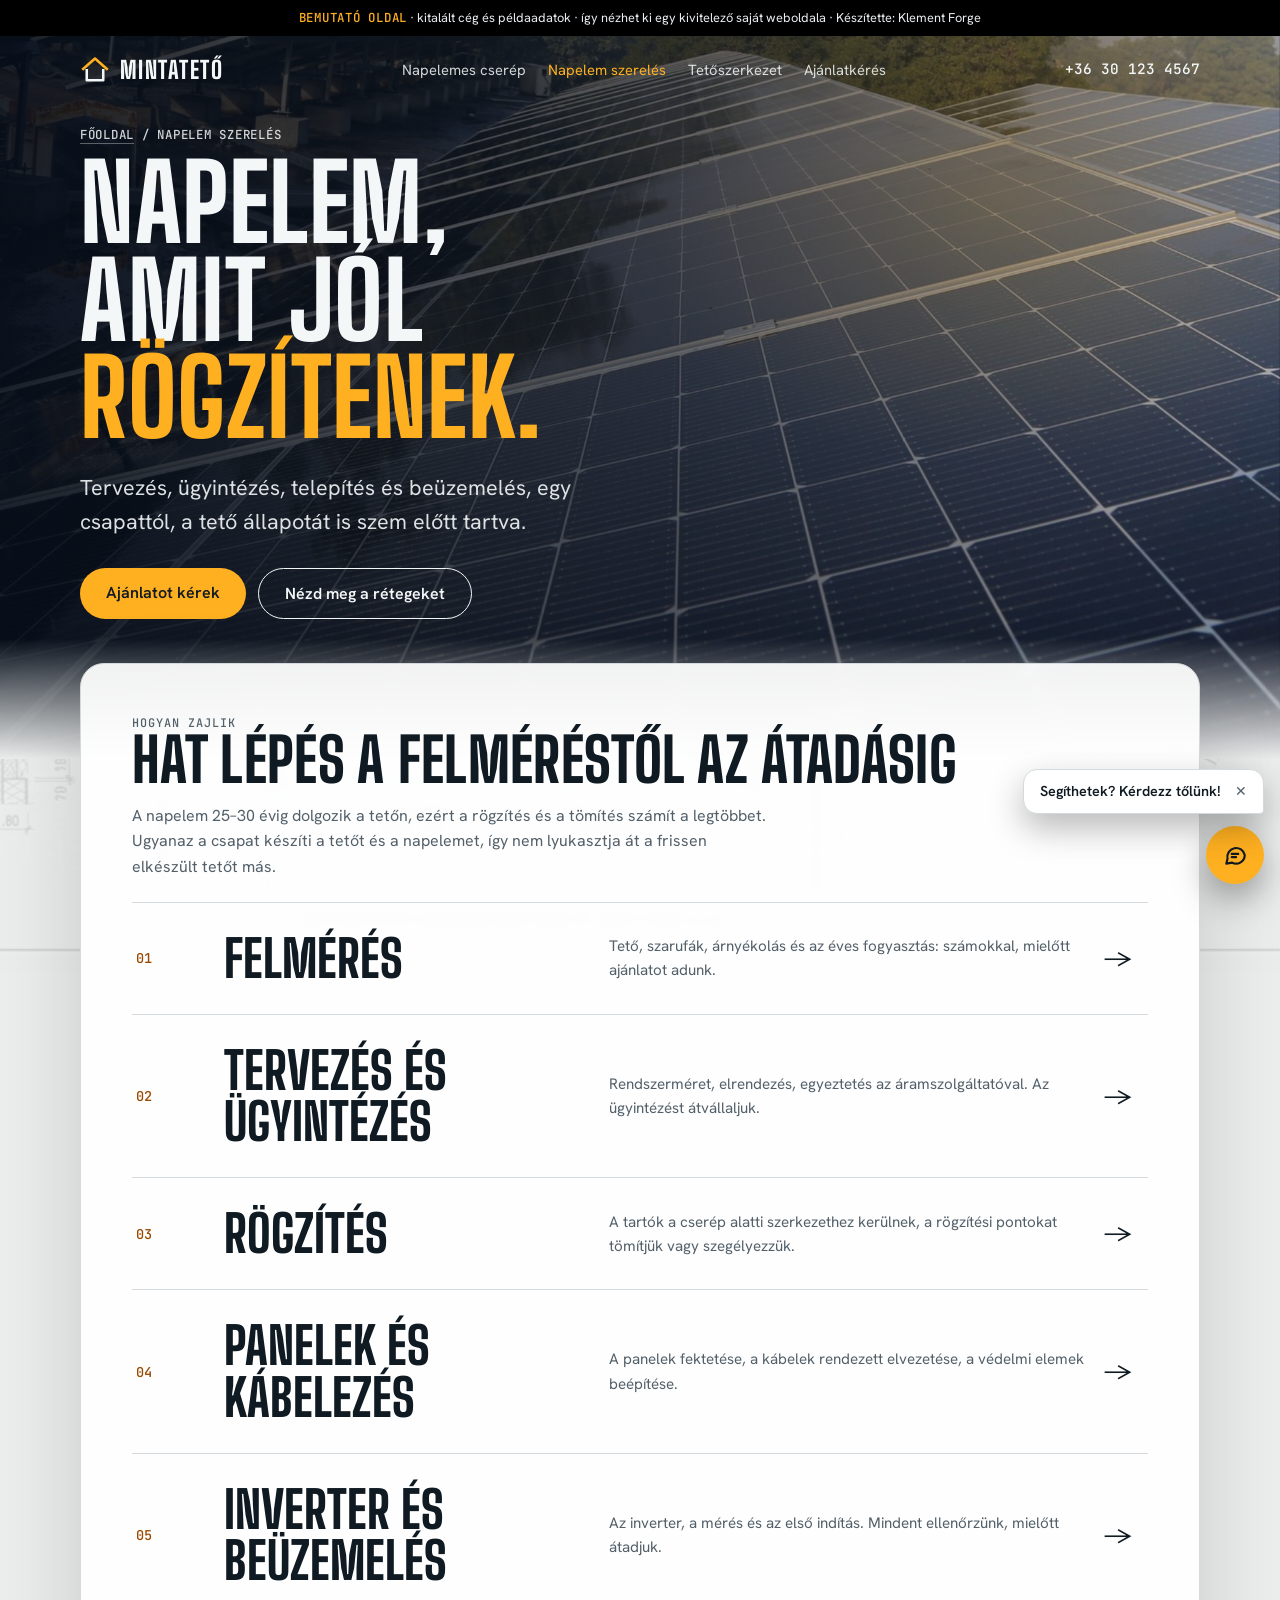
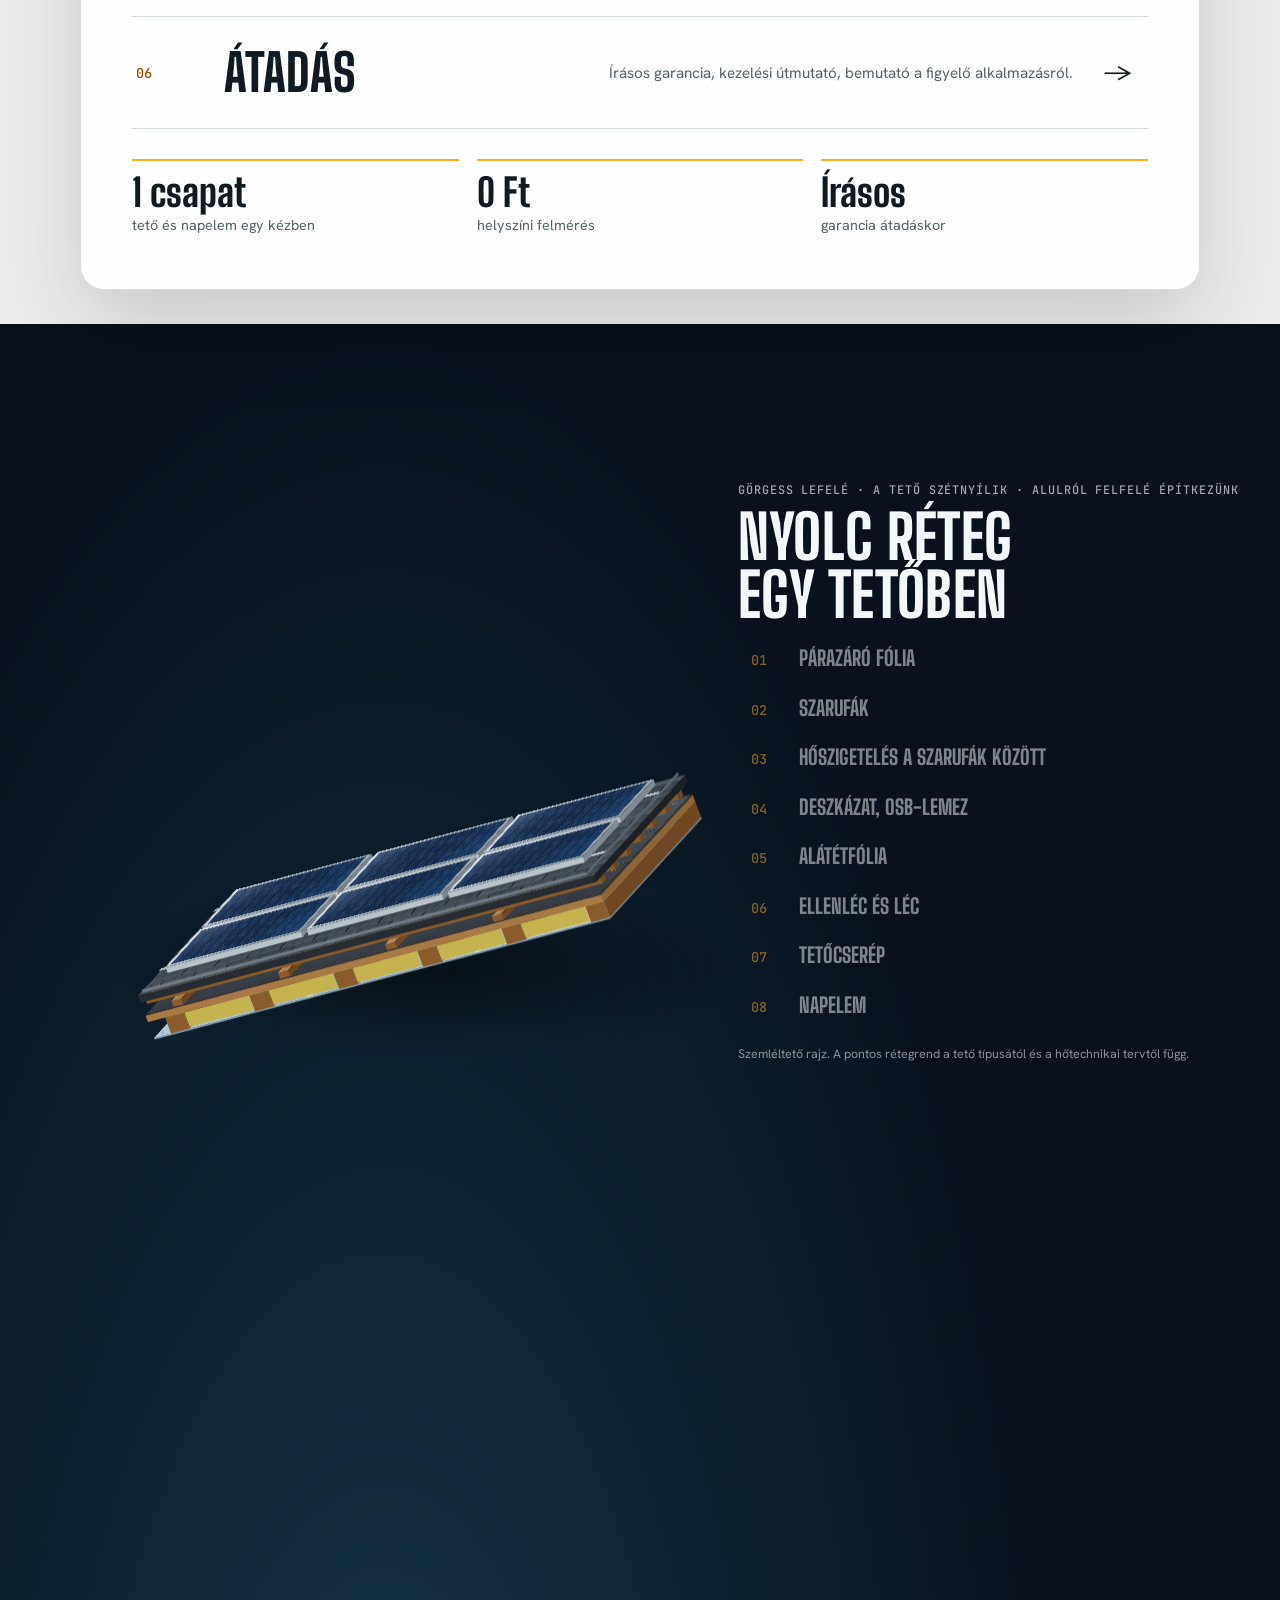
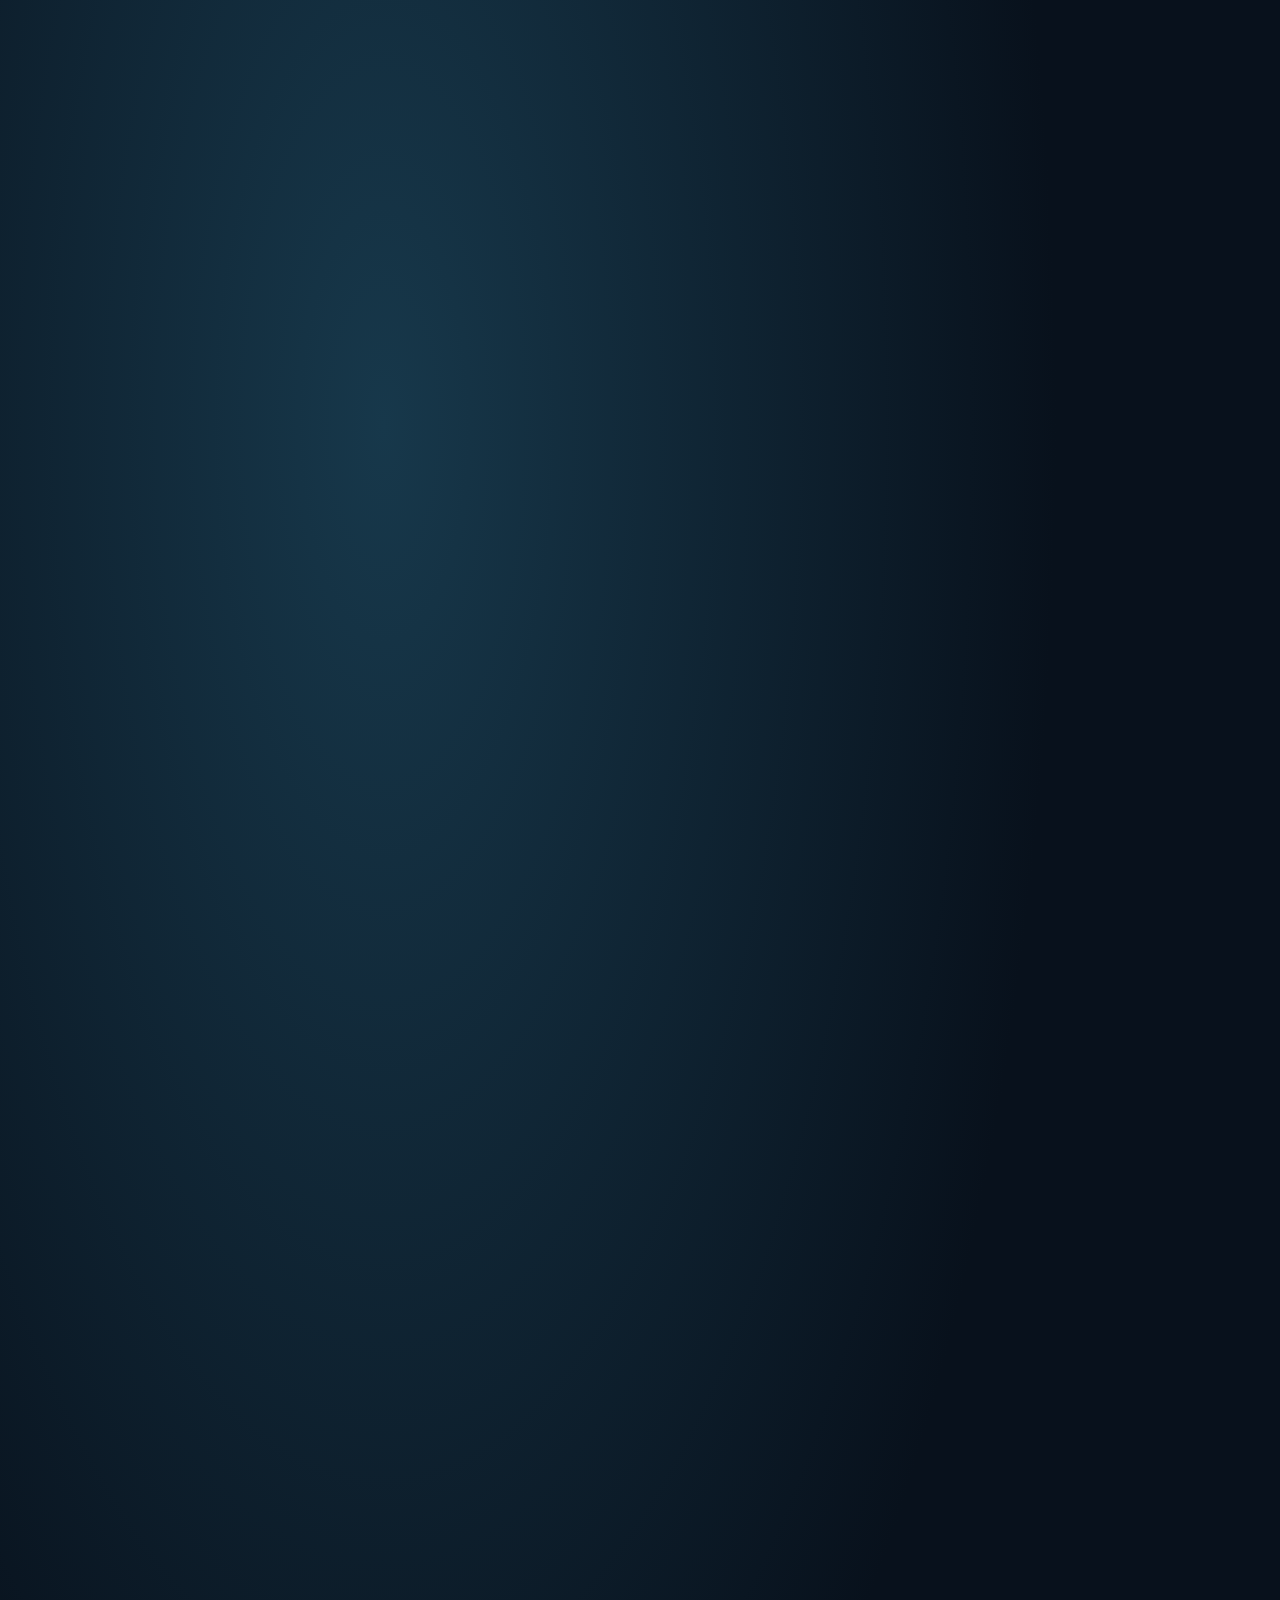
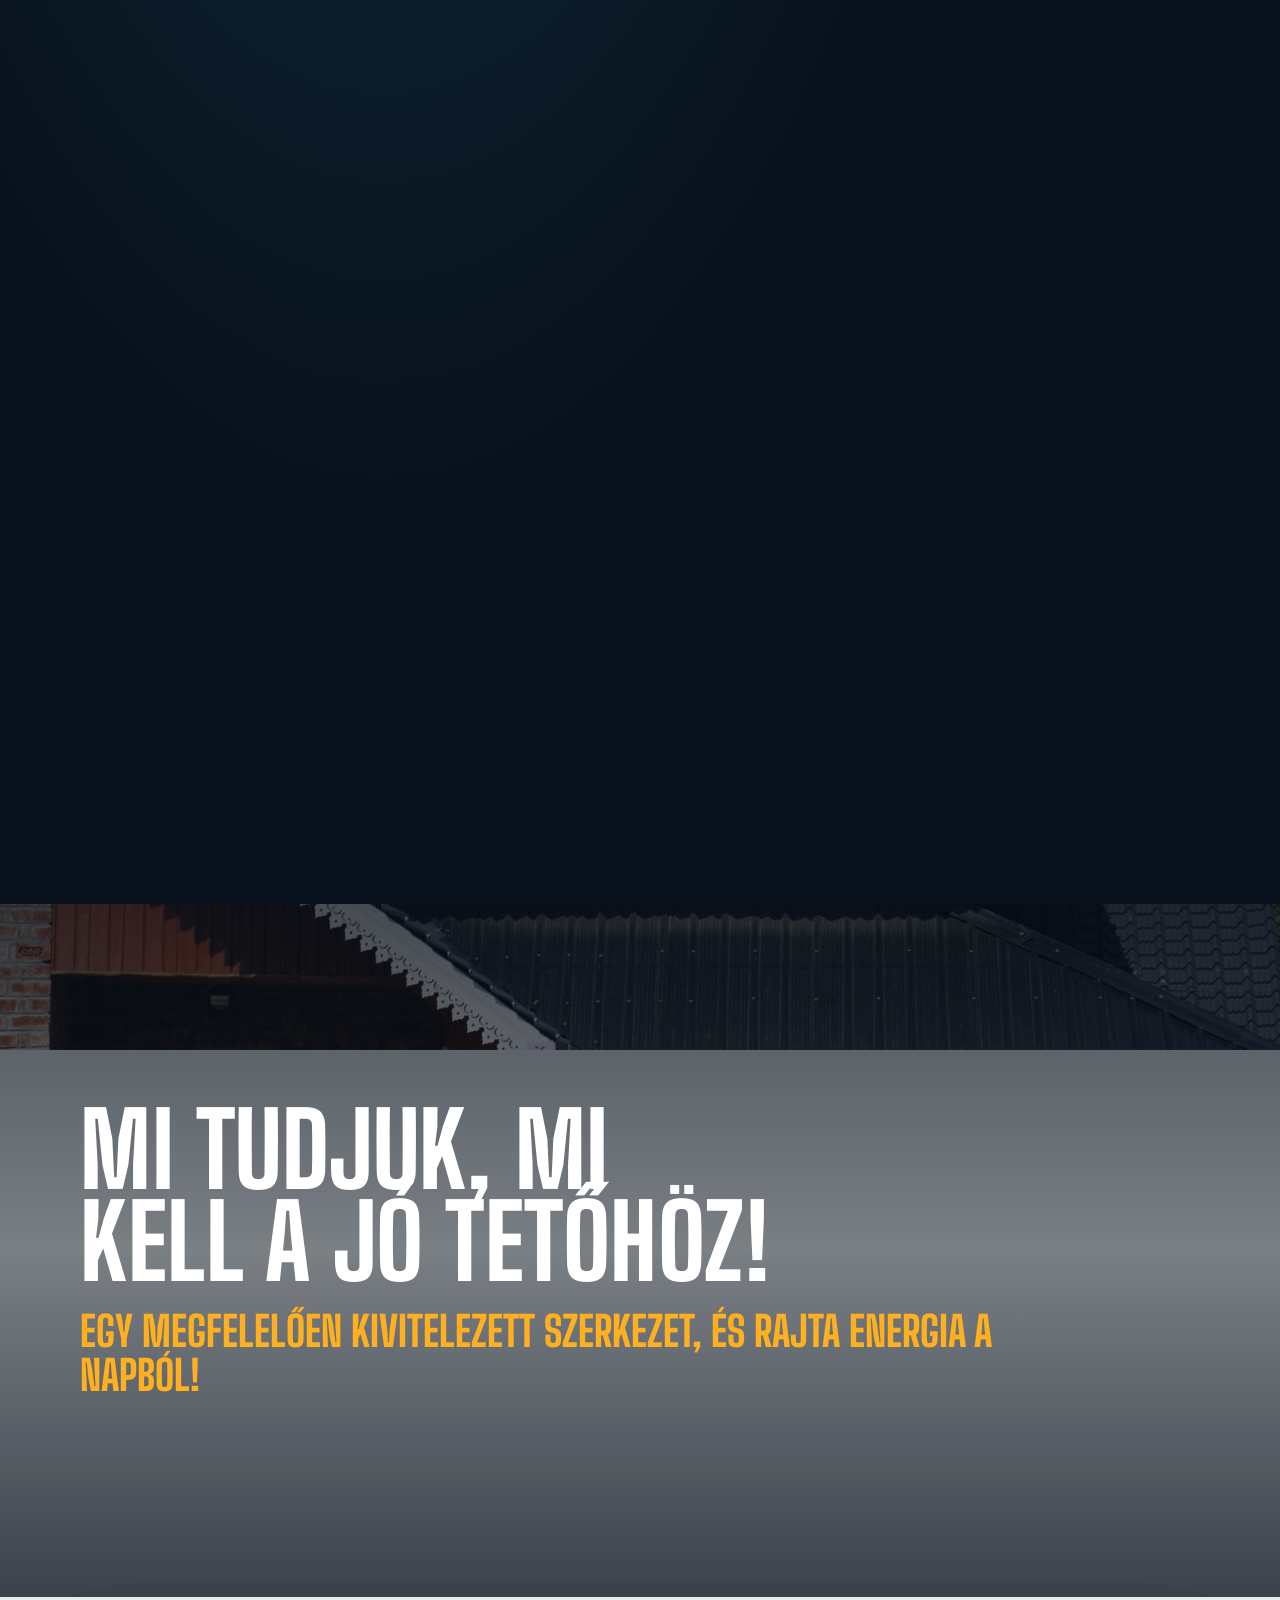
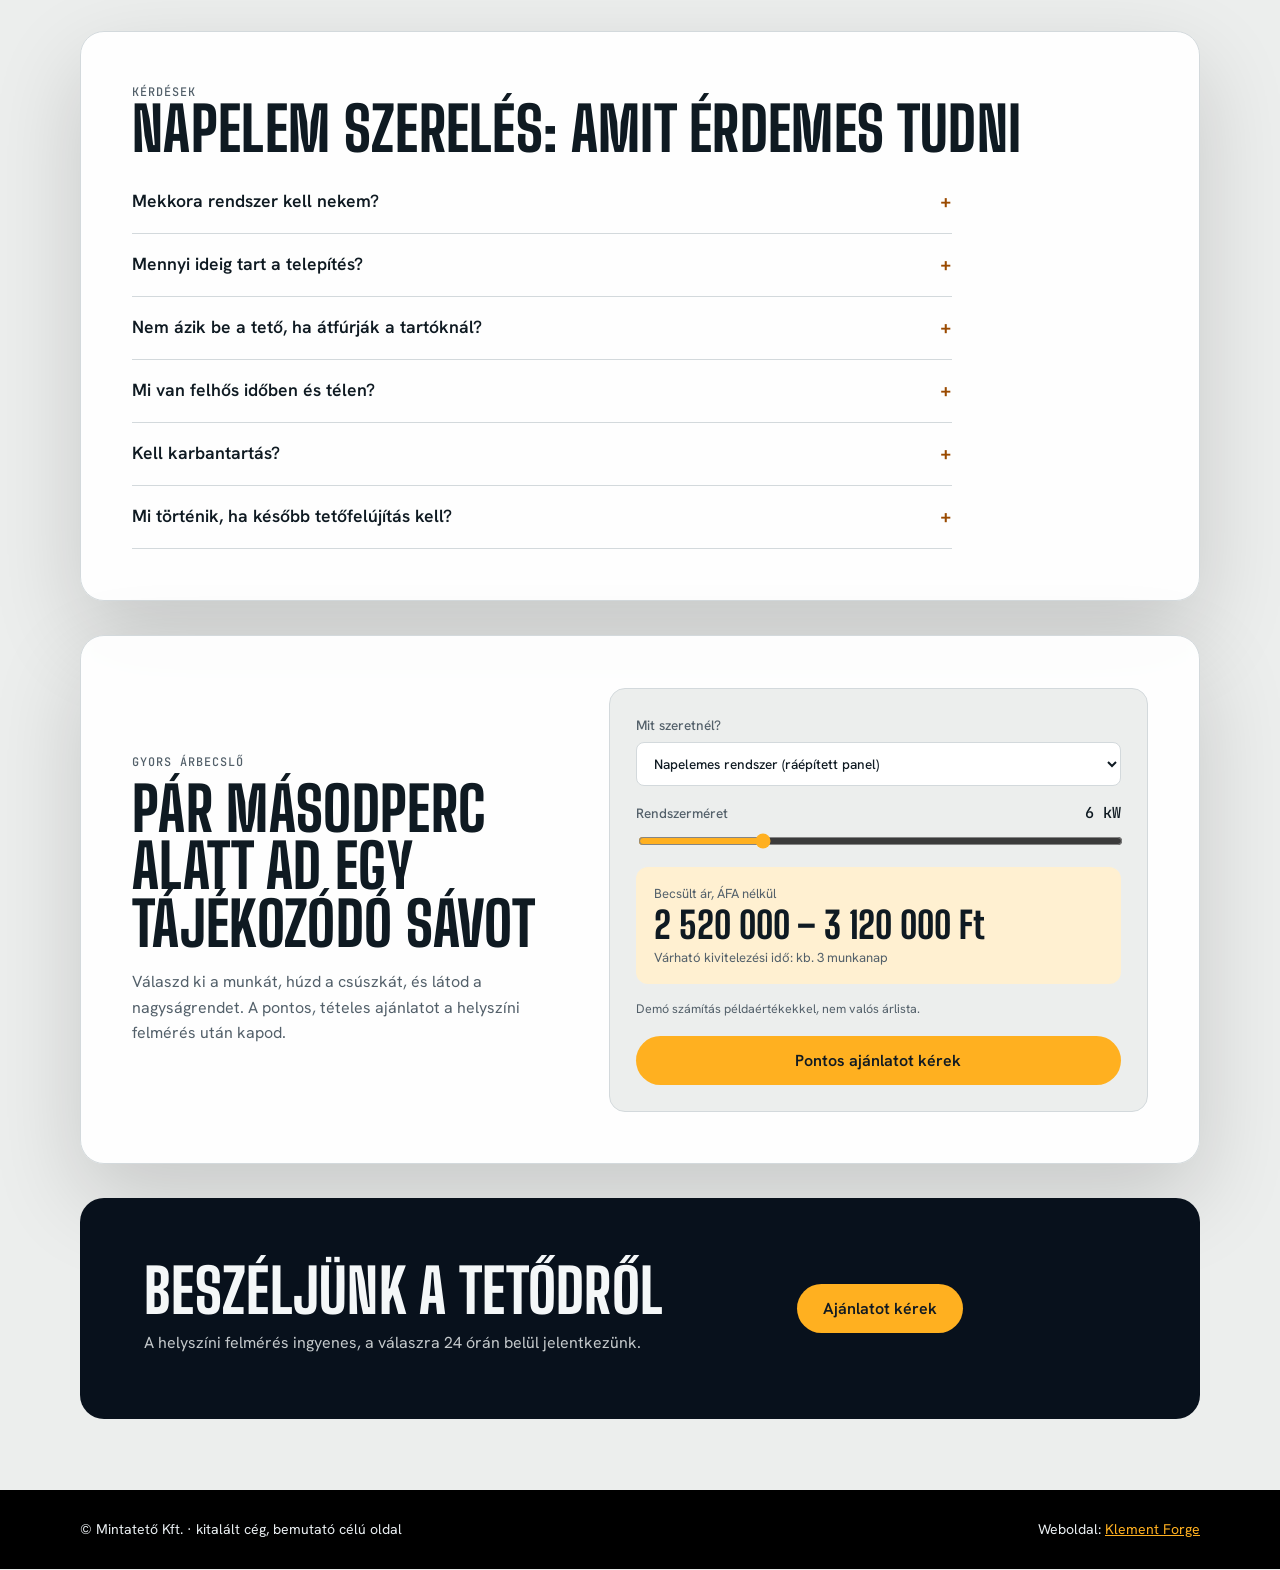
<file: public/napelem-szereles.html>
<!doctype html>
<html lang="hu"><head><meta charset="utf-8"><meta name="viewport" content="width=device-width,initial-scale=1"><meta name="claude:viewport-fit-sides" content="cover"><title>Napelem szerelés · Mintatető Kft.</title>
<link rel="preconnect" href="https://fonts.googleapis.com"><link rel="stylesheet" href="https://fonts.googleapis.com/css2?family=Big+Shoulders+Display:wght@700;800&family=Hanken+Grotesk:wght@400;500;600&family=JetBrains+Mono:wght@400;500&display=swap"><link rel="stylesheet" href="css/site.css"><link rel="stylesheet" href="css/sub.css"><link rel="stylesheet" href="css/extra.css"></head>
<body class="sub"><div class="demo"><b>BEMUTATÓ OLDAL</b> · kitalált cég és példaadatok · így nézhet ki egy kivitelező saját weboldala · Készítette: Klement Forge</div>
<div class="plan" aria-hidden="true"></div>
<main><header class="hero s bleed" id="hero"><div class="bg" id="heroBg"><img src="img/panels-close.jpg" alt="Napelem-panelek közelről, vízcseppekkel" style="object-position:62% 40%" fetchpriority="high"></div>
<div class="in"><div class="nav"><a class="logo" href="index.html" style="color:inherit;text-decoration:none"><svg viewBox="0 0 40 40" aria-hidden="true"><path d="M3 21 20 6l17 15" fill="none" stroke="#ffb020" stroke-width="3.4" stroke-linejoin="round"/><path d="M9 20v15h22V20" fill="none" stroke="currentColor" stroke-width="3.4" stroke-linejoin="round"/></svg>Mintatető</a><nav aria-label="Fő menü"><a href="napelemes-tetocserep.html">Napelemes cserép</a><a href="napelem-szereles.html" aria-current="page">Napelem szerelés</a><a href="tetoszerkezet.html">Tetőszerkezet</a><a href="index.html#kapcsolat" data-contact>Ajánlatkérés</a></nav><a class="tel" href="tel:+36301234567">+36 30 123 4567</a></div><div class="hbody"><p class="crumb"><a href="index.html">Főoldal</a> / Napelem szerelés</p><h1><span class="ln"><span>Napelem,</span></span><span class="ln"><span>amit jól</span></span><span class="ln"><span>rögzítenek.</span></span></h1><p class="lead">Tervezés, ügyintézés, telepítés és beüzemelés, egy csapattól, a tető állapotát is szem előtt tartva.</p>
<div class="cta"><a class="btn" href="index.html#kapcsolat" data-contact>Ajánlatot kérek</a><a class="btn ghost" href="#retegek">Nézd meg a rétegeket</a></div></div></div></header><div class="in"><section class="fl rv first"><p class="tag">Hogyan zajlik</p><h2>Hat lépés a felméréstől az átadásig</h2><p class="lede" style="margin-bottom:22px">A napelem 25–30 évig dolgozik a tetőn, ezért a rögzítés és a tömítés számít a legtöbbet. Ugyanaz a csapat készíti a tetőt és a napelemet, így nem lyukasztja át a frissen elkészült tetőt más.</p><ul class="offers" id="offers"><li><a href="index.html#kapcsolat" data-contact><span class="n">01</span><span class="t">Felmérés</span><span class="d">Tető, szarufák, árnyékolás és az éves fogyasztás: számokkal, mielőtt ajánlatot adunk.</span><span class="ar" aria-hidden="true">→</span><span class="iw"><img class="inl" src="img/felmeres.jpg" alt="Szakember a padláson méri a szarufákat" loading="lazy"><span class="aitag">AI által generált kép</span></span></a></li><li><a href="index.html#kapcsolat" data-contact><span class="n">02</span><span class="t">Tervezés és ügyintézés</span><span class="d">Rendszerméret, elrendezés, egyeztetés az áramszolgáltatóval. Az ügyintézést átvállaljuk.</span><span class="ar" aria-hidden="true">→</span><span class="iw"><img class="inl" src="img/tervezes.jpg" alt="Irodai munka: napelemes terv" loading="lazy"><span class="aitag">AI által generált kép</span></span></a></li><li><a href="index.html#kapcsolat" data-contact><span class="n">03</span><span class="t">Rögzítés</span><span class="d">A tartók a cserép alatti szerkezethez kerülnek, a rögzítési pontokat tömítjük vagy szegélyezzük.</span><span class="ar" aria-hidden="true">→</span><span class="iw"><img class="inl" src="img/rogzites.jpg" alt="Tartósín és szorítók a cserepek között" loading="lazy"><span class="aitag">AI által generált kép</span></span></a></li><li><a href="index.html#kapcsolat" data-contact><span class="n">04</span><span class="t">Panelek és kábelezés</span><span class="d">A panelek fektetése, a kábelek rendezett elvezetése, a védelmi elemek beépítése.</span><span class="ar" aria-hidden="true">→</span><span class="iw"><img class="inl" src="img/bekotes.jpg" alt="Napelem hátoldala kábelezéssel" loading="lazy"><span class="aitag">AI által generált kép</span></span></a></li><li><a href="index.html#kapcsolat" data-contact><span class="n">05</span><span class="t">Inverter és beüzemelés</span><span class="d">Az inverter, a mérés és az első indítás. Mindent ellenőrzünk, mielőtt átadjuk.</span><span class="ar" aria-hidden="true">→</span><span class="iw"><img class="inl" src="img/uzembe.jpg" alt="Inverter mérése a garázsban" loading="lazy"><span class="aitag">AI által generált kép</span></span></a></li><li><a href="index.html#kapcsolat" data-contact><span class="n">06</span><span class="t">Átadás</span><span class="d">Írásos garancia, kezelési útmutató, bemutató a figyelő alkalmazásról.</span><span class="ar" aria-hidden="true">→</span><span class="iw"><img class="inl" src="img/atadas.jpg" alt="Átadás a családnak" loading="lazy"><span class="aitag">AI által generált kép</span></span></a></li></ul><div class="peek" id="peek" aria-hidden="true"><img src="img/felmeres.jpg" data-ai alt=""><img src="img/tervezes.jpg" data-ai alt=""><img src="img/rogzites.jpg" data-ai alt=""><img src="img/bekotes.jpg" data-ai alt=""><img src="img/uzembe.jpg" data-ai alt=""><img src="img/atadas.jpg" data-ai alt=""></div>
<div class="stats"><div><b>1 csapat</b><span>tető és napelem egy kézben</span></div><div><b>0 Ft</b><span>helyszíni felmérés</span></div><div><b>Írásos</b><span>garancia átadáskor</span></div></div></section></div><div class="stackwrap bleed" id="retegek"><div class="pin"><div class="in" style="display:contents">
<canvas class="stack" id="stack" role="img" aria-label="Szétnyíló tetőrétegek rajza"></canvas>
<div style="padding-right:max(16px,env(safe-area-inset-right,0px))"><p class="tag">Görgess lefelé · a tető szétnyílik · alulról felfelé építkezünk</p><h2 style="margin:10px 0 16px">Nyolc réteg egy tetőben</h2><ol class="leg" id="leg"></ol><small>Szemléltető rajz. A pontos rétegrend a tető típusától és a hőtechnikai tervtől függ.</small></div></div></div></div><section class="band bleed" aria-label="Szlogen"><div class="bg" id="bandBg"><img src="img/house-panels.jpg" alt="" loading="lazy"></div><div class="in"><h2>Mi tudjuk, mi kell a jó tetőhöz!</h2><p>Egy megfelelően kivitelezett szerkezet, és rajta energia a napból!</p></div></section><div class="in"><section class="fl rv "><p class="tag">Kérdések</p><h2>Napelem szerelés: amit érdemes tudni</h2><div class="faq"><details><summary>Mekkora rendszer kell nekem?</summary><p>Az éves fogyasztásból, a tető méretéből és az elérhető tájolásból számoljuk. A felmérésen a számláid alapján javaslunk méretet.</p></details><details><summary>Mennyi ideig tart a telepítés?</summary><p>Egy családi háznál a kivitelezés jellemzően néhány munkanap. Az ügyintézés és az áramszolgáltatói lépések ennél tovább tarthatnak, ezért az ajánlatban ütemtervet adunk.</p></details><details><summary>Nem ázik be a tető, ha átfúrják a tartóknál?</summary><p>Szakszerű kivitelezésnél nem. A tartókat a cserép alatti szerkezethez rögzítjük, a pontokat tömítjük vagy lemezszegéllyel védjük.</p></details><details><summary>Mi van felhős időben és télen?</summary><p>A panelek szórt fényben is termelnek, csak kevesebbet, télen a termelés általában kisebb. Az éves számítás ezt figyelembe veszi.</p></details><details><summary>Kell karbantartás?</summary><p>A panelek időszakos tisztítása és a rendszer évenkénti ellenőrzése ajánlott. A gyártó előírásait átadáskor kézbesítjük.</p></details><details><summary>Mi történik, ha később tetőfelújítás kell?</summary><p>Ezért érdemes a tetőt és a napelemet együtt tervezni. Ha mégis szükséges, a lebontást és az újraszerelést is vállaljuk.</p></details></div></section></div><div class="in"><section class="fl rv "><div class="estg"><div><p class="tag">Gyors árbecslő</p><h2 style="margin:10px 0 16px">Pár másodperc alatt ad egy tájékozódó sávot</h2><p style="color:var(--muted)">Válaszd ki a munkát, húzd a csúszkát, és látod a nagyságrendet. A pontos, tételes ajánlatot a helyszíni felmérés után kapod.</p></div>
<form class="est" onsubmit="return false"><label for="kind">Mit szeretnél?<select id="kind" data-def="napelem"><option value="cserep">Tetőcsere cseréppel</option><option value="lemez">Tetőcsere trapézlemezzel</option><option value="bador">Bádogos munkák, ereszcsatorna</option><option value="napelem">Napelemes rendszer (ráépített panel)</option><option value="pv">Napelemes tetőcserép</option></select></label>
<label for="size"><span class="row2"><span id="sizeLabel">Tetőfelület</span><output id="sizeOut" for="size"></output></span><input id="size" type="range" min="30" max="300" step="5" value="120"></label>
<div class="out" aria-live="polite"><span class="s">Becsült ár, ÁFA nélkül</span><span class="p" id="price"></span><span class="s" id="days"></span></div>
<p style="font-size:.78rem;color:var(--muted)">Demó számítás példaértékekkel, nem valós árlista.</p><a class="btn" href="index.html#kapcsolat" data-contact style="text-align:center">Pontos ajánlatot kérek</a></form></div></section></div><div class="in"><div class="cta2 rv"><div><h2>Beszéljünk a tetődről</h2><p>A helyszíni felmérés ingyenes, a válaszra 24 órán belül jelentkezünk.</p></div><a class="btn" href="index.html#kapcsolat" data-contact>Ajánlatot kérek</a></div></div><div class="in"><div class="links rv"><a href="napelemes-tetocserep.html">Napelemes cserép</a><a href="tetoszerkezet.html">Tetőszerkezet</a><a href="index.html">← Főoldal</a></div></div></main>
<footer><div class="in"><span>© Mintatető Kft. · kitalált cég, bemutató célú oldal</span><span>Weboldal: <a href="https://klementforge.com">Klement Forge</a></span></div></footer>
<script src="js/stack.js"></script><script src="js/site.js"></script><script src="js/extra.js"></script>
<script>initStack({wrap:"#retegek",canvas:"#stack",leg:"#leg",variant:"full"});</script>
</body></html>
</file>
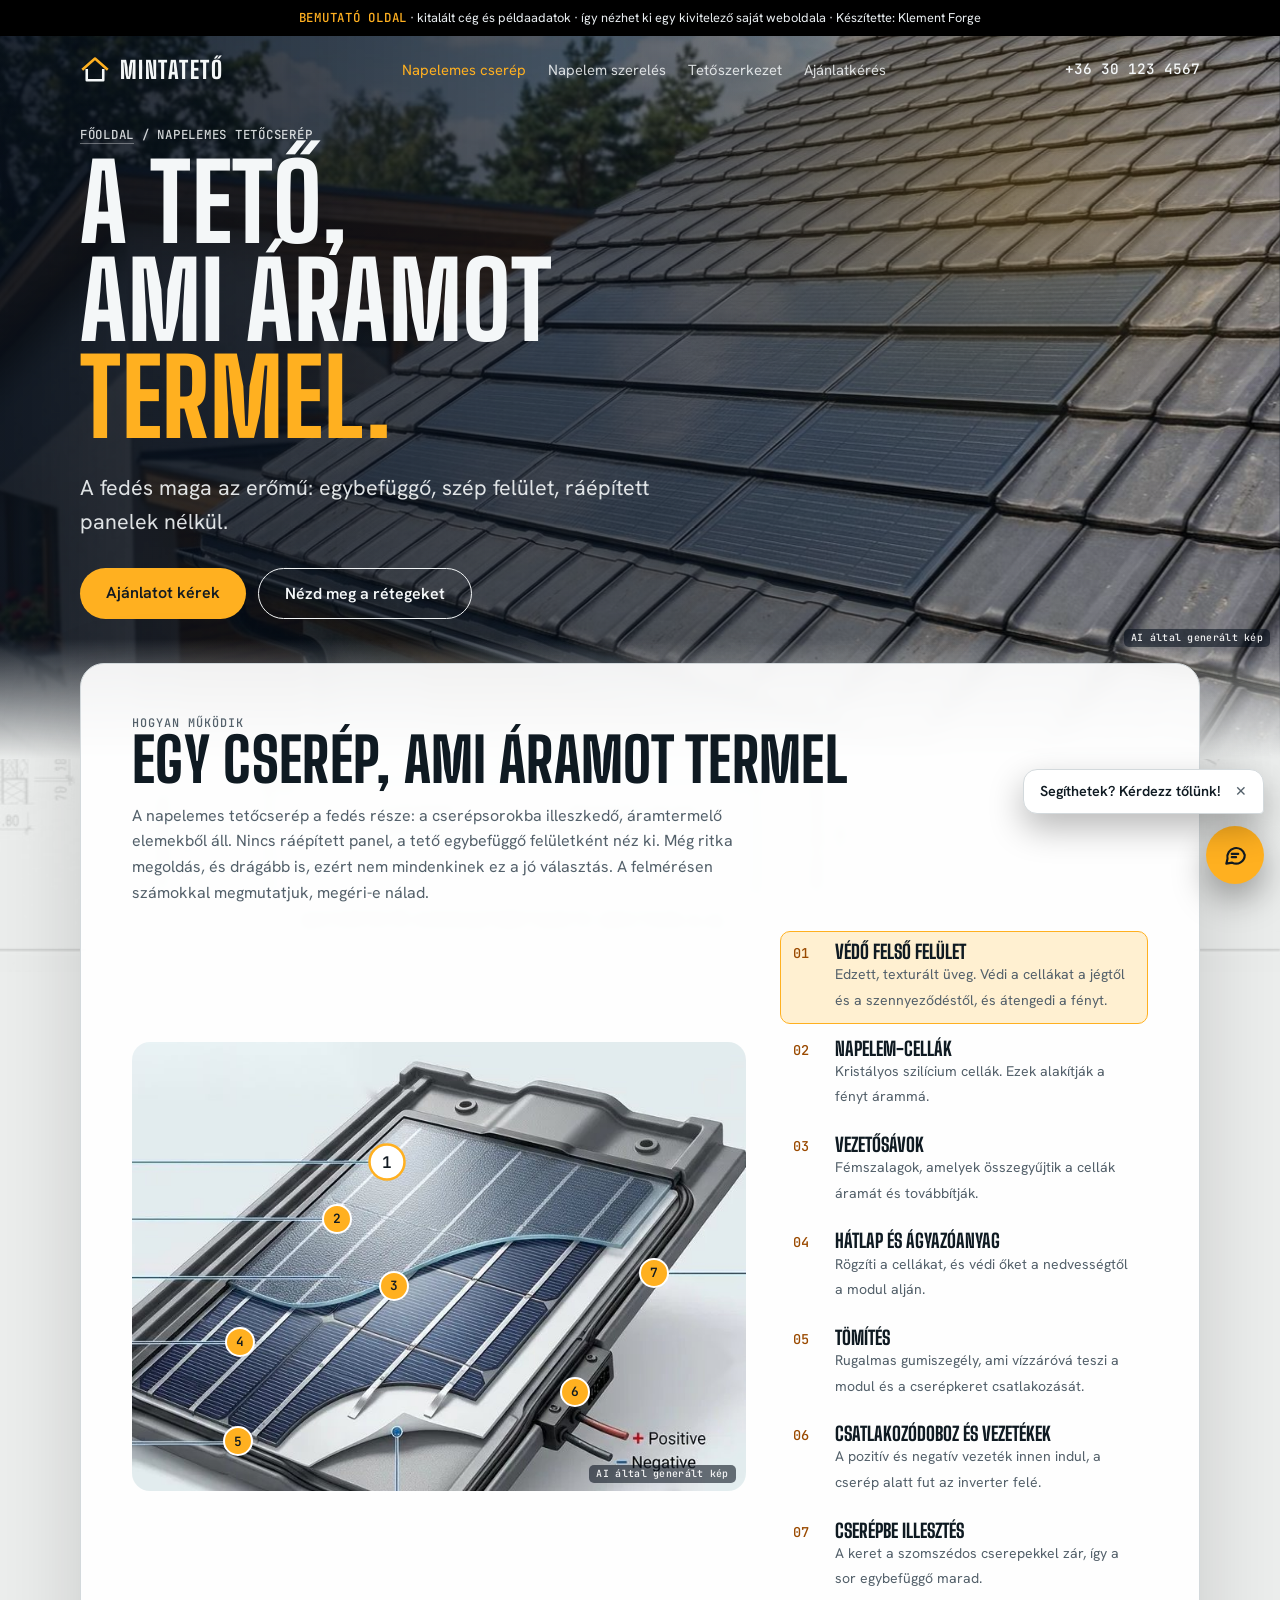
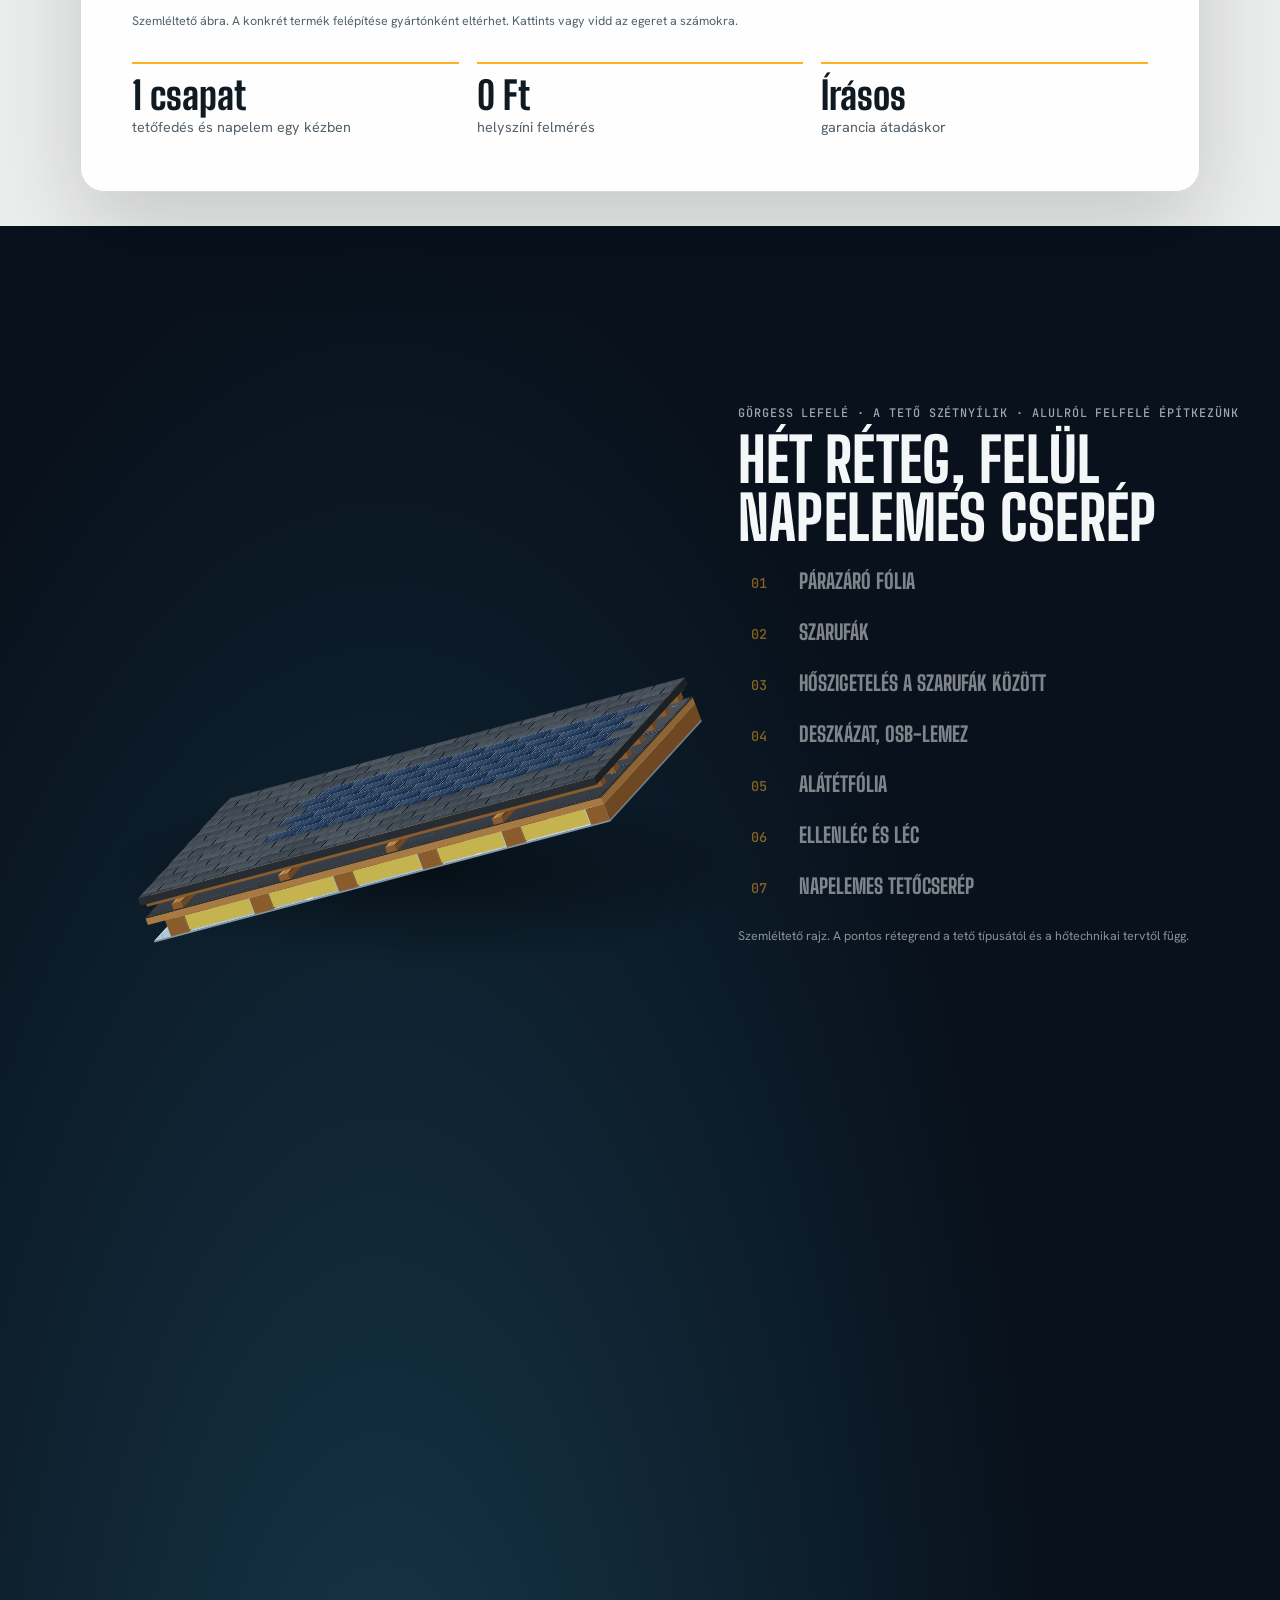
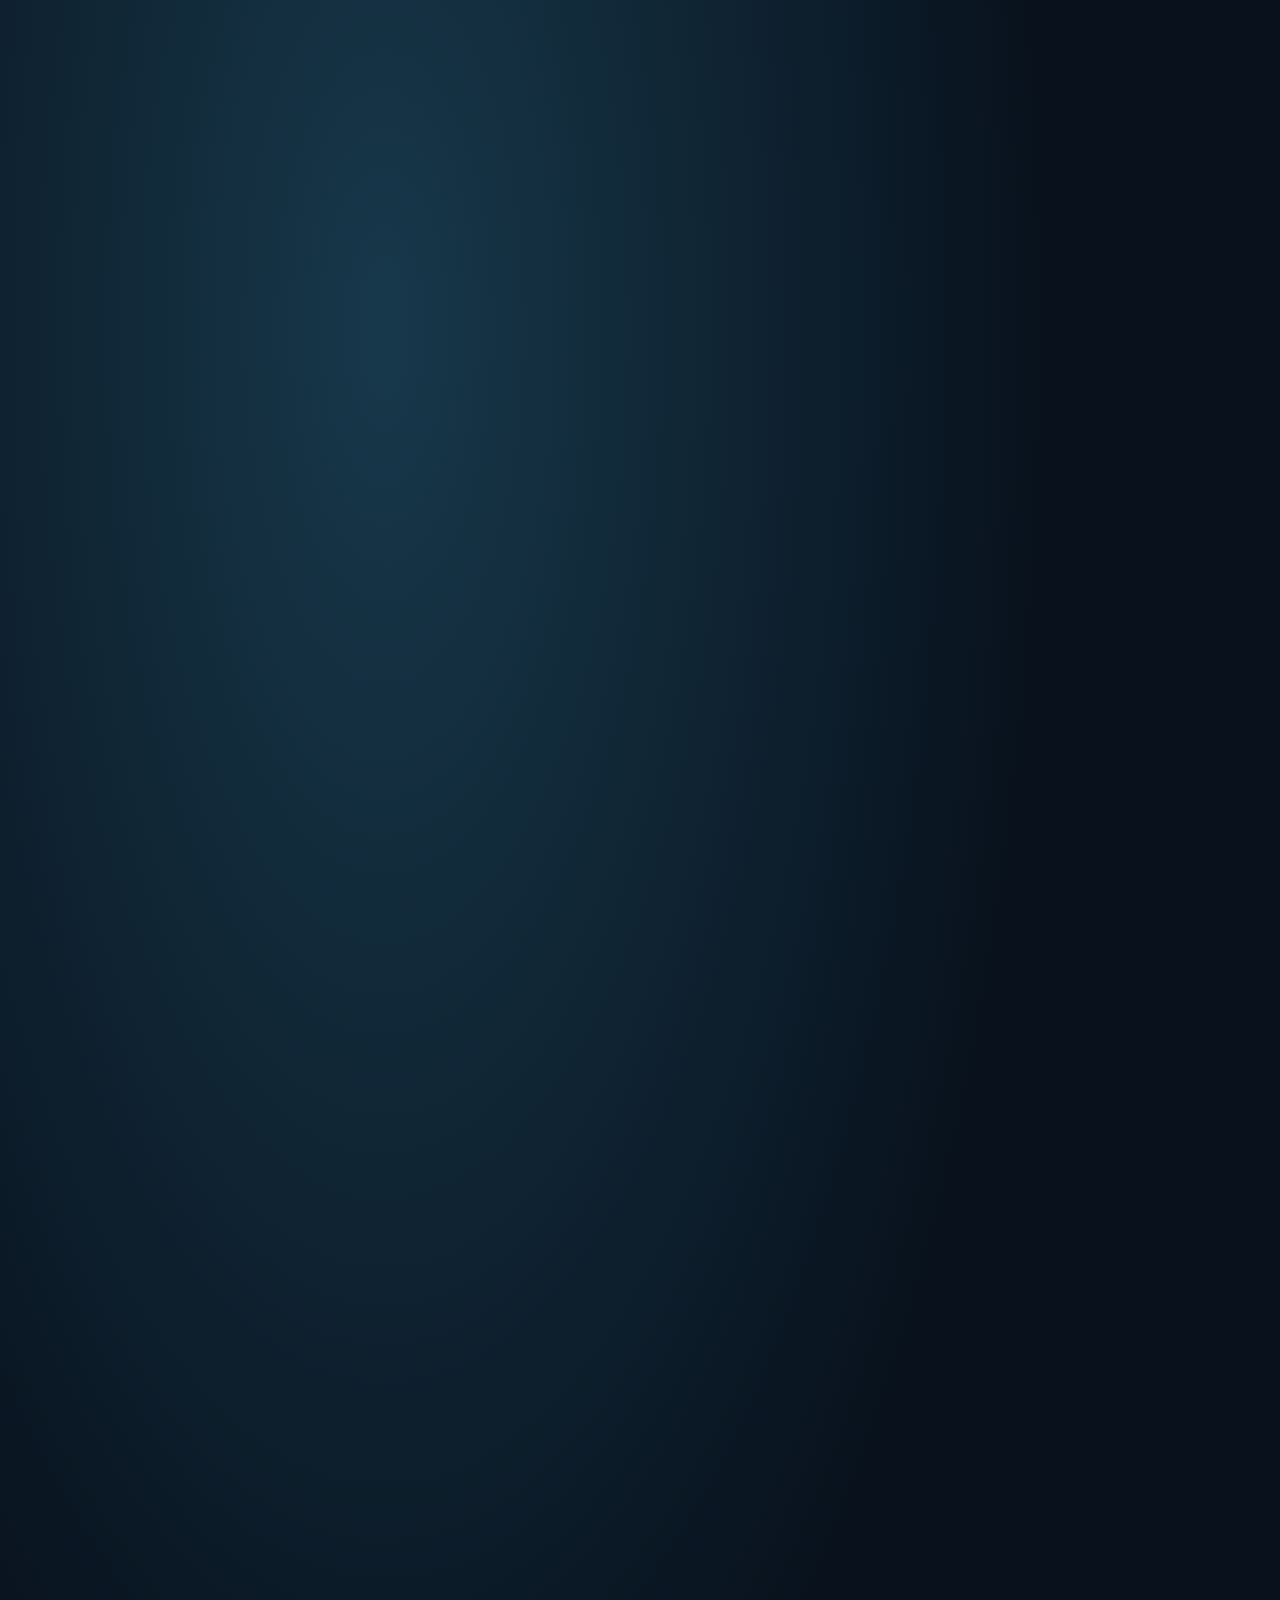
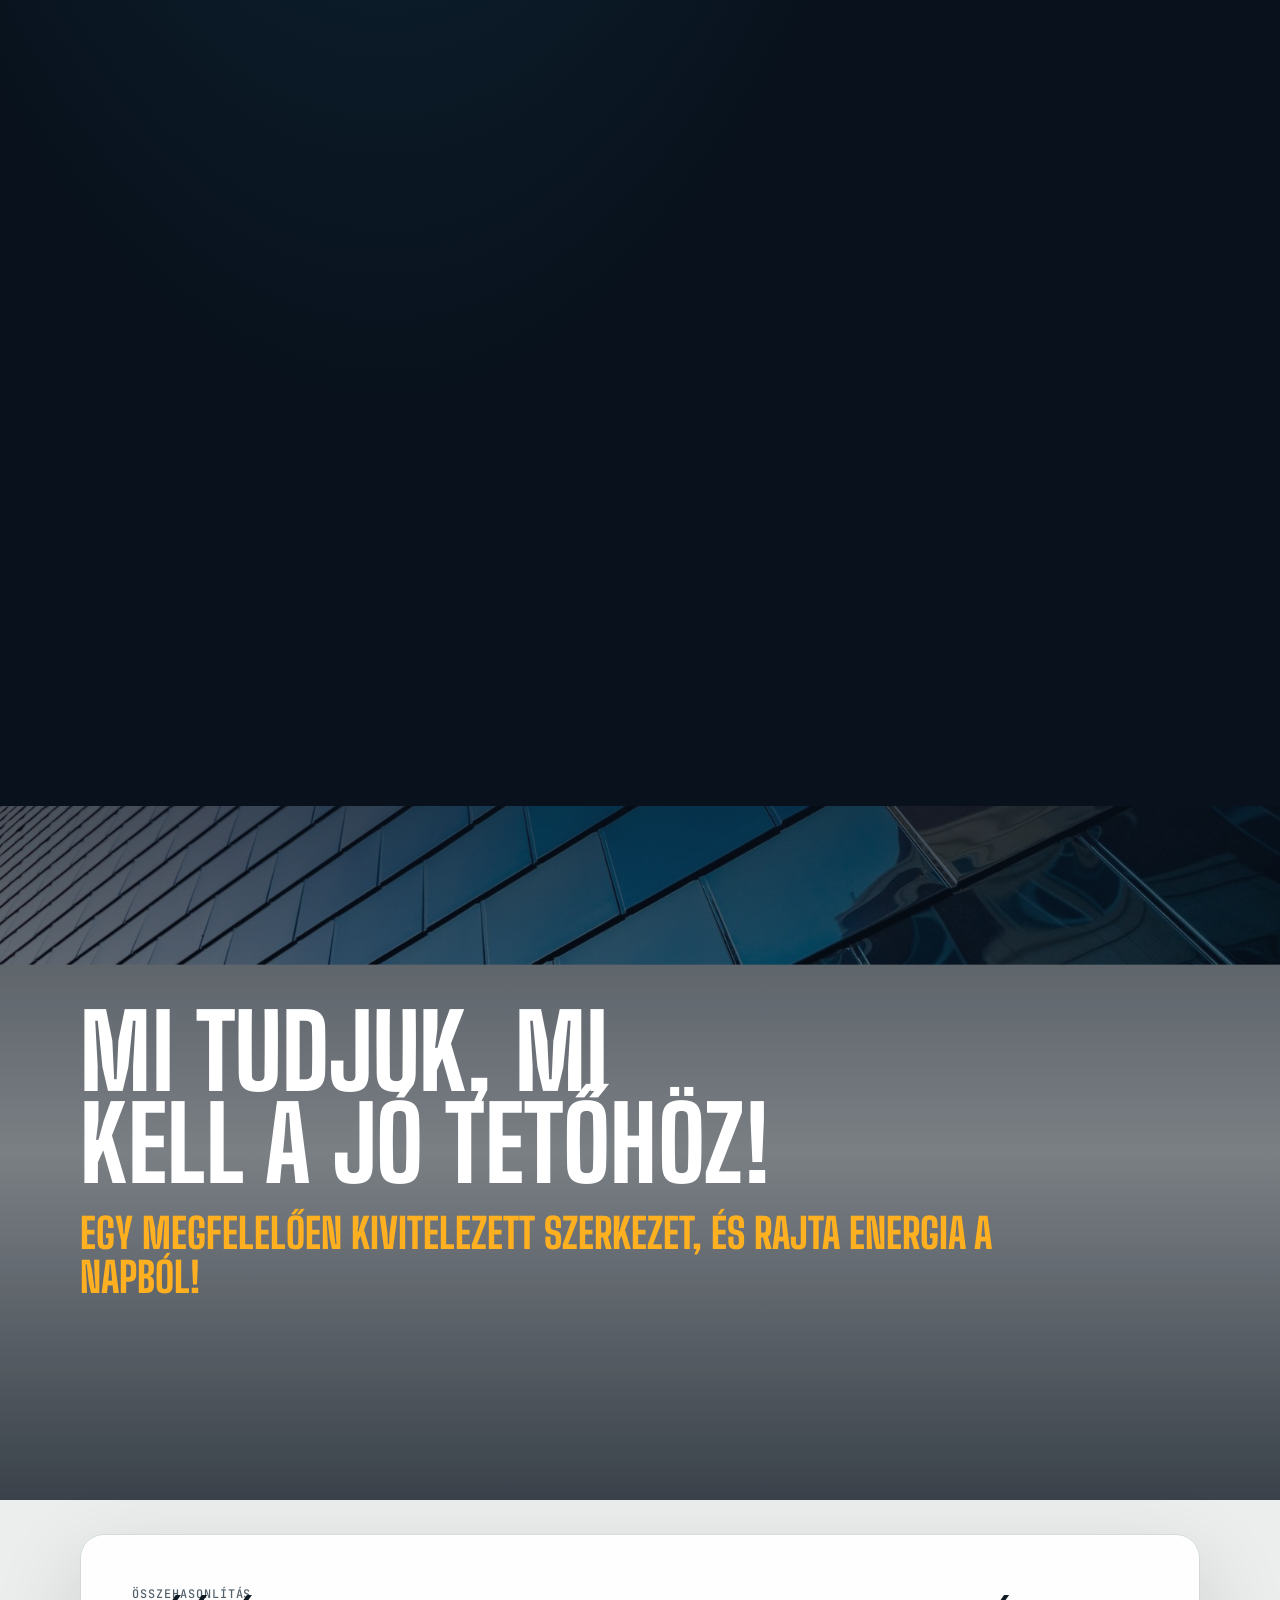
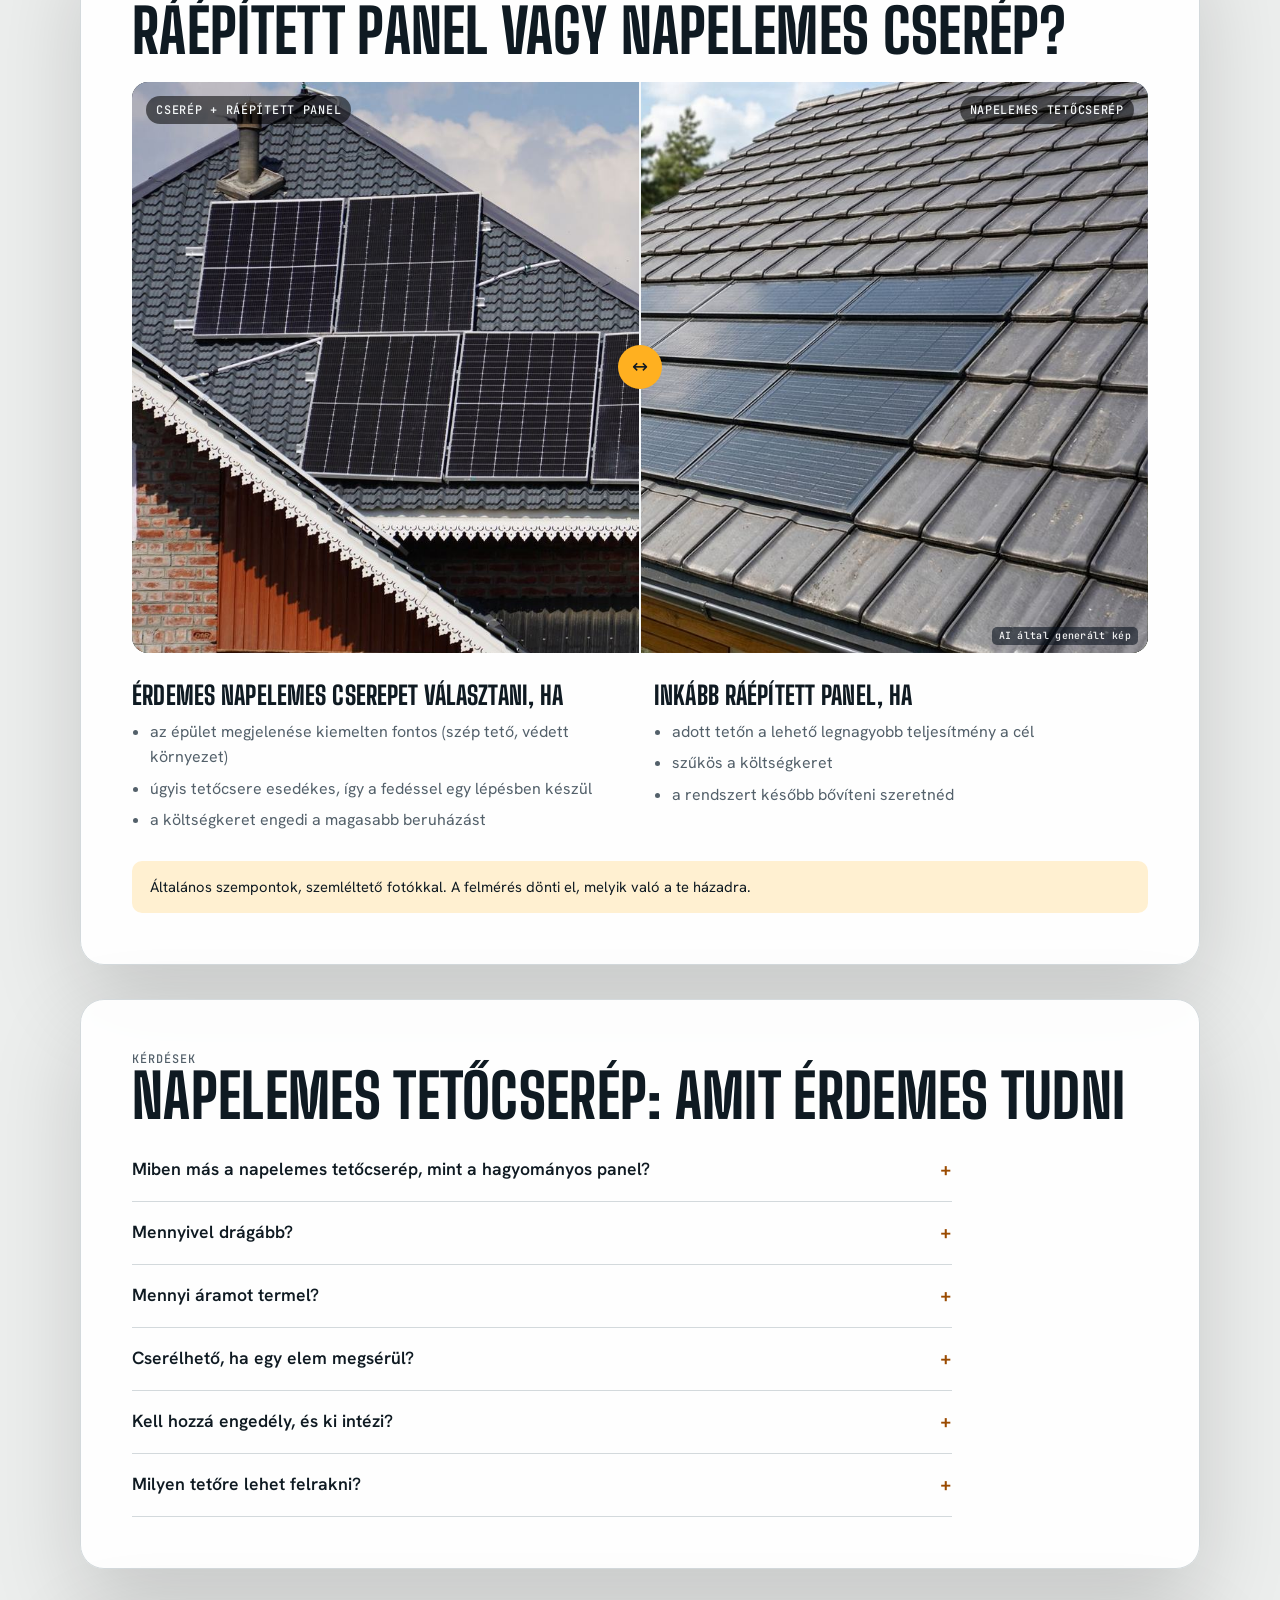
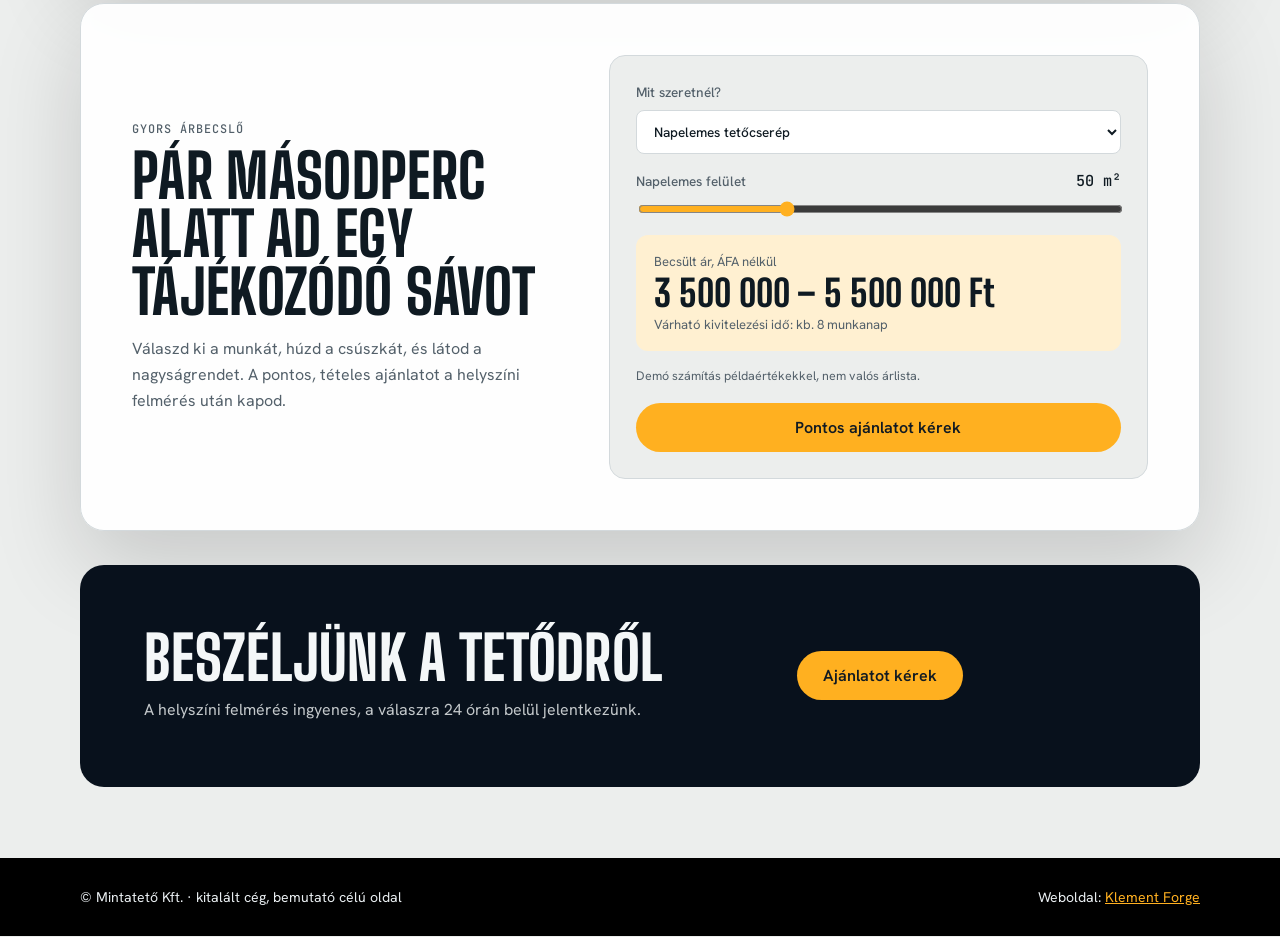
<file: public/napelemes-tetocserep.html>
<!doctype html>
<html lang="hu"><head><meta charset="utf-8"><meta name="viewport" content="width=device-width,initial-scale=1"><meta name="claude:viewport-fit-sides" content="cover"><title>Napelemes tetőcserép · Mintatető Kft.</title>
<link rel="preconnect" href="https://fonts.googleapis.com"><link rel="stylesheet" href="https://fonts.googleapis.com/css2?family=Big+Shoulders+Display:wght@700;800&family=Hanken+Grotesk:wght@400;500;600&family=JetBrains+Mono:wght@400;500&display=swap"><link rel="stylesheet" href="css/site.css"><link rel="stylesheet" href="css/sub.css"><link rel="stylesheet" href="css/extra.css"></head>
<body class="sub"><div class="demo"><b>BEMUTATÓ OLDAL</b> · kitalált cég és példaadatok · így nézhet ki egy kivitelező saját weboldala · Készítette: Klement Forge</div>
<div class="plan" aria-hidden="true"></div>
<main><header class="hero s bleed" id="hero"><div class="bg" id="heroBg"><img src="img/pv-tile.jpg" alt="Napelemes tetőcserép sorok antracit cserépfedésben" style="object-position:62% 40%" fetchpriority="high"></div>
<div class="in"><div class="nav"><a class="logo" href="index.html" style="color:inherit;text-decoration:none"><svg viewBox="0 0 40 40" aria-hidden="true"><path d="M3 21 20 6l17 15" fill="none" stroke="#ffb020" stroke-width="3.4" stroke-linejoin="round"/><path d="M9 20v15h22V20" fill="none" stroke="currentColor" stroke-width="3.4" stroke-linejoin="round"/></svg>Mintatető</a><nav aria-label="Fő menü"><a href="napelemes-tetocserep.html" aria-current="page">Napelemes cserép</a><a href="napelem-szereles.html">Napelem szerelés</a><a href="tetoszerkezet.html">Tetőszerkezet</a><a href="index.html#kapcsolat" data-contact>Ajánlatkérés</a></nav><a class="tel" href="tel:+36301234567">+36 30 123 4567</a></div><div class="hbody"><p class="crumb"><a href="index.html">Főoldal</a> / Napelemes tetőcserép</p><h1><span class="ln"><span>A tető,</span></span><span class="ln"><span>ami áramot</span></span><span class="ln"><span>termel.</span></span></h1><p class="lead">A fedés maga az erőmű: egybefüggő, szép felület, ráépített panelek nélkül.</p>
<div class="cta"><a class="btn" href="index.html#kapcsolat" data-contact>Ajánlatot kérek</a><a class="btn ghost" href="#retegek">Nézd meg a rétegeket</a></div></div></div><span class="aitag">AI által generált kép</span></header><div class="in"><section class="fl rv first"><p class="tag">Hogyan működik</p><h2>Egy cserép, ami áramot termel</h2>
<p class="lede">A napelemes tetőcserép a fedés része: a cserépsorokba illeszkedő, áramtermelő elemekből áll. Nincs ráépített panel, a tető egybefüggő felületként néz ki. Még ritka megoldás, és drágább is, ezért nem mindenkinek ez a jó választás. A felmérésen számokkal megmutatjuk, megéri-e nálad.</p>
<div class="dgw"><div class="dg"><span class="aitag">AI által generált kép</span><img src="img/tile-diagram.jpg" alt="Napelemes tetőcserép szerkezete: üveg, cellák, vezetősávok, hátlap, tömítés, csatlakozódoboz"><button class="hs" style="left:41.5%;top:26.6%" aria-label="Védő felső felület">1</button><button class="hs" style="left:33.4%;top:39.3%" aria-label="Napelem-cellák">2</button><button class="hs" style="left:42.6%;top:54.3%" aria-label="Vezetősávok">3</button><button class="hs" style="left:17.6%;top:66.7%" aria-label="Hátlap és ágyazóanyag">4</button><button class="hs" style="left:17.2%;top:88.9%" aria-label="Tömítés">5</button><button class="hs" style="left:72.2%;top:77.9%" aria-label="Csatlakozódoboz és vezetékek">6</button><button class="hs" style="left:85.0%;top:51.4%" aria-label="Cserépbe illesztés">7</button></div><ol class="dl"><li><b>01</b><div><strong>Védő felső felület</strong><span>Edzett, texturált üveg. Védi a cellákat a jégtől és a szennyeződéstől, és átengedi a fényt.</span></div></li><li><b>02</b><div><strong>Napelem-cellák</strong><span>Kristályos szilícium cellák. Ezek alakítják a fényt árammá.</span></div></li><li><b>03</b><div><strong>Vezetősávok</strong><span>Fémszalagok, amelyek összegyűjtik a cellák áramát és továbbítják.</span></div></li><li><b>04</b><div><strong>Hátlap és ágyazóanyag</strong><span>Rögzíti a cellákat, és védi őket a nedvességtől a modul alján.</span></div></li><li><b>05</b><div><strong>Tömítés</strong><span>Rugalmas gumiszegély, ami vízzáróvá teszi a modul és a cserépkeret csatlakozását.</span></div></li><li><b>06</b><div><strong>Csatlakozódoboz és vezetékek</strong><span>A pozitív és negatív vezeték innen indul, a cserép alatt fut az inverter felé.</span></div></li><li><b>07</b><div><strong>Cserépbe illesztés</strong><span>A keret a szomszédos cserepekkel zár, így a sor egybefüggő marad.</span></div></li></ol></div>
<p class="cap2">Szemléltető ábra. A konkrét termék felépítése gyártónként eltérhet. Kattints vagy vidd az egeret a számokra.</p>
<div class="stats"><div><b>1 csapat</b><span>tetőfedés és napelem egy kézben</span></div><div><b>0 Ft</b><span>helyszíni felmérés</span></div><div><b>Írásos</b><span>garancia átadáskor</span></div></div></section></div><div class="stackwrap bleed" id="retegek"><div class="pin"><div class="in" style="display:contents">
<canvas class="stack" id="stack" role="img" aria-label="Szétnyíló tetőrétegek rajza"></canvas>
<div style="padding-right:max(16px,env(safe-area-inset-right,0px))"><p class="tag">Görgess lefelé · a tető szétnyílik · alulról felfelé építkezünk</p><h2 style="margin:10px 0 16px">Hét réteg, felül napelemes cserép</h2><ol class="leg" id="leg"></ol><small>Szemléltető rajz. A pontos rétegrend a tető típusától és a hőtechnikai tervtől függ.</small></div></div></div></div><section class="band bleed" aria-label="Szlogen"><div class="bg" id="bandBg"><img src="img/hero-facade.jpg" alt="" loading="lazy"></div><div class="in"><h2>Mi tudjuk, mi kell a jó tetőhöz!</h2><p>Egy megfelelően kivitelezett szerkezet, és rajta energia a napból!</p></div></section><div class="in"><section class="fl rv "><p class="tag">Összehasonlítás</p><h2>Ráépített panel vagy napelemes cserép?</h2>
<div class="cmp" id="cmp" style="margin-top:22px"><div class="l"><img src="img/house-panels.jpg" alt="Cserépfedésű ház tetején ráépített napelem-panelek" loading="lazy"></div><div class="r"><img src="img/pv-tile.jpg" alt="Cserépfedésbe integrált napelemes tetőcserép-sorok" loading="lazy"><span class="aitag">AI által generált kép</span></div>
<span class="cap a">Cserép + ráépített panel</span><span class="cap c">Napelemes tetőcserép</span><div class="h"></div><input id="cmpIn" type="range" min="4" max="96" value="50" aria-label="Összehasonlítás: húzd a csúszkát a két megoldás között"></div>
<div class="two"><div><h3>Érdemes napelemes cserepet választani, ha</h3><ul><li>az épület megjelenése kiemelten fontos (szép tető, védett környezet)</li><li>úgyis tetőcsere esedékes, így a fedéssel egy lépésben készül</li><li>a költségkeret engedi a magasabb beruházást</li></ul></div>
<div><h3>Inkább ráépített panel, ha</h3><ul><li>adott tetőn a lehető legnagyobb teljesítmény a cél</li><li>szűkös a költségkeret</li><li>a rendszert később bővíteni szeretnéd</li></ul></div></div>
<p class="note">Általános szempontok, szemléltető fotókkal. A felmérés dönti el, melyik való a te házadra.</p></section></div><div class="in"><section class="fl rv "><p class="tag">Kérdések</p><h2>Napelemes tetőcserép: amit érdemes tudni</h2><div class="faq"><details><summary>Miben más a napelemes tetőcserép, mint a hagyományos panel?</summary><p>A hagyományos panelt a kész tetőre rögzítik tartókkal. A napelemes cserép a fedés része, a cserépsorok között ül. Ezért egybefüggő a felület, és nincs külön tartószerkezet.</p></details><details><summary>Mennyivel drágább?</summary><p>Jellemzően magasabb a beruházás, mint cserép és ráépített panel esetén. A pontos különbség a terméktől és a tető méretétől függ, árat csak felmérés után adunk.</p></details><details><summary>Mennyi áramot termel?</summary><p>Az integrált elemek felülete és teljesítménye általában kisebb, mint egy ráépített panelsoré, ezért adott tetőn tipikusan kevesebb teljesítmény fér el. A felmérésen a te tetődre és a számláidra számolunk.</p></details><details><summary>Cserélhető, ha egy elem megsérül?</summary><p>Az elemek általában külön cserélhetők, de a pontos eljárás gyártónként más. Az ajánlatban rögzítjük.</p></details><details><summary>Kell hozzá engedély, és ki intézi?</summary><p>Az üzembe helyezéshez egyeztetünk az áramszolgáltatóval, a mérettől és az épület helyétől függően más hatósági lépések is jöhetnek. Az ügyintézést átvállaljuk.</p></details><details><summary>Milyen tetőre lehet felrakni?</summary><p>A hajlásszög, a tájolás, az árnyékolás és a tartószerkezet teherbírása számít, valamint az, hogy a kiválasztott termék milyen cserépsorokhoz illeszkedik. Mindezt a felmérésen nézzük meg.</p></details></div></section></div><div class="in"><section class="fl rv "><div class="estg"><div><p class="tag">Gyors árbecslő</p><h2 style="margin:10px 0 16px">Pár másodperc alatt ad egy tájékozódó sávot</h2><p style="color:var(--muted)">Válaszd ki a munkát, húzd a csúszkát, és látod a nagyságrendet. A pontos, tételes ajánlatot a helyszíni felmérés után kapod.</p></div>
<form class="est" onsubmit="return false"><label for="kind">Mit szeretnél?<select id="kind" data-def="pv"><option value="cserep">Tetőcsere cseréppel</option><option value="lemez">Tetőcsere trapézlemezzel</option><option value="bador">Bádogos munkák, ereszcsatorna</option><option value="napelem">Napelemes rendszer (ráépített panel)</option><option value="pv">Napelemes tetőcserép</option></select></label>
<label for="size"><span class="row2"><span id="sizeLabel">Tetőfelület</span><output id="sizeOut" for="size"></output></span><input id="size" type="range" min="30" max="300" step="5" value="120"></label>
<div class="out" aria-live="polite"><span class="s">Becsült ár, ÁFA nélkül</span><span class="p" id="price"></span><span class="s" id="days"></span></div>
<p style="font-size:.78rem;color:var(--muted)">Demó számítás példaértékekkel, nem valós árlista.</p><a class="btn" href="index.html#kapcsolat" data-contact style="text-align:center">Pontos ajánlatot kérek</a></form></div></section></div><div class="in"><div class="cta2 rv"><div><h2>Beszéljünk a tetődről</h2><p>A helyszíni felmérés ingyenes, a válaszra 24 órán belül jelentkezünk.</p></div><a class="btn" href="index.html#kapcsolat" data-contact>Ajánlatot kérek</a></div></div><div class="in"><div class="links rv"><a href="napelem-szereles.html">Napelem szerelés</a><a href="tetoszerkezet.html">Tetőszerkezet</a><a href="index.html">← Főoldal</a></div></div></main>
<footer><div class="in"><span>© Mintatető Kft. · kitalált cég, bemutató célú oldal</span><span>Weboldal: <a href="https://klementforge.com">Klement Forge</a></span></div></footer>
<script src="js/stack.js"></script><script src="js/site.js"></script><script src="js/extra.js"></script>
<script>initStack({wrap:"#retegek",canvas:"#stack",leg:"#leg",variant:"pvtile"});</script>
</body></html>
</file>
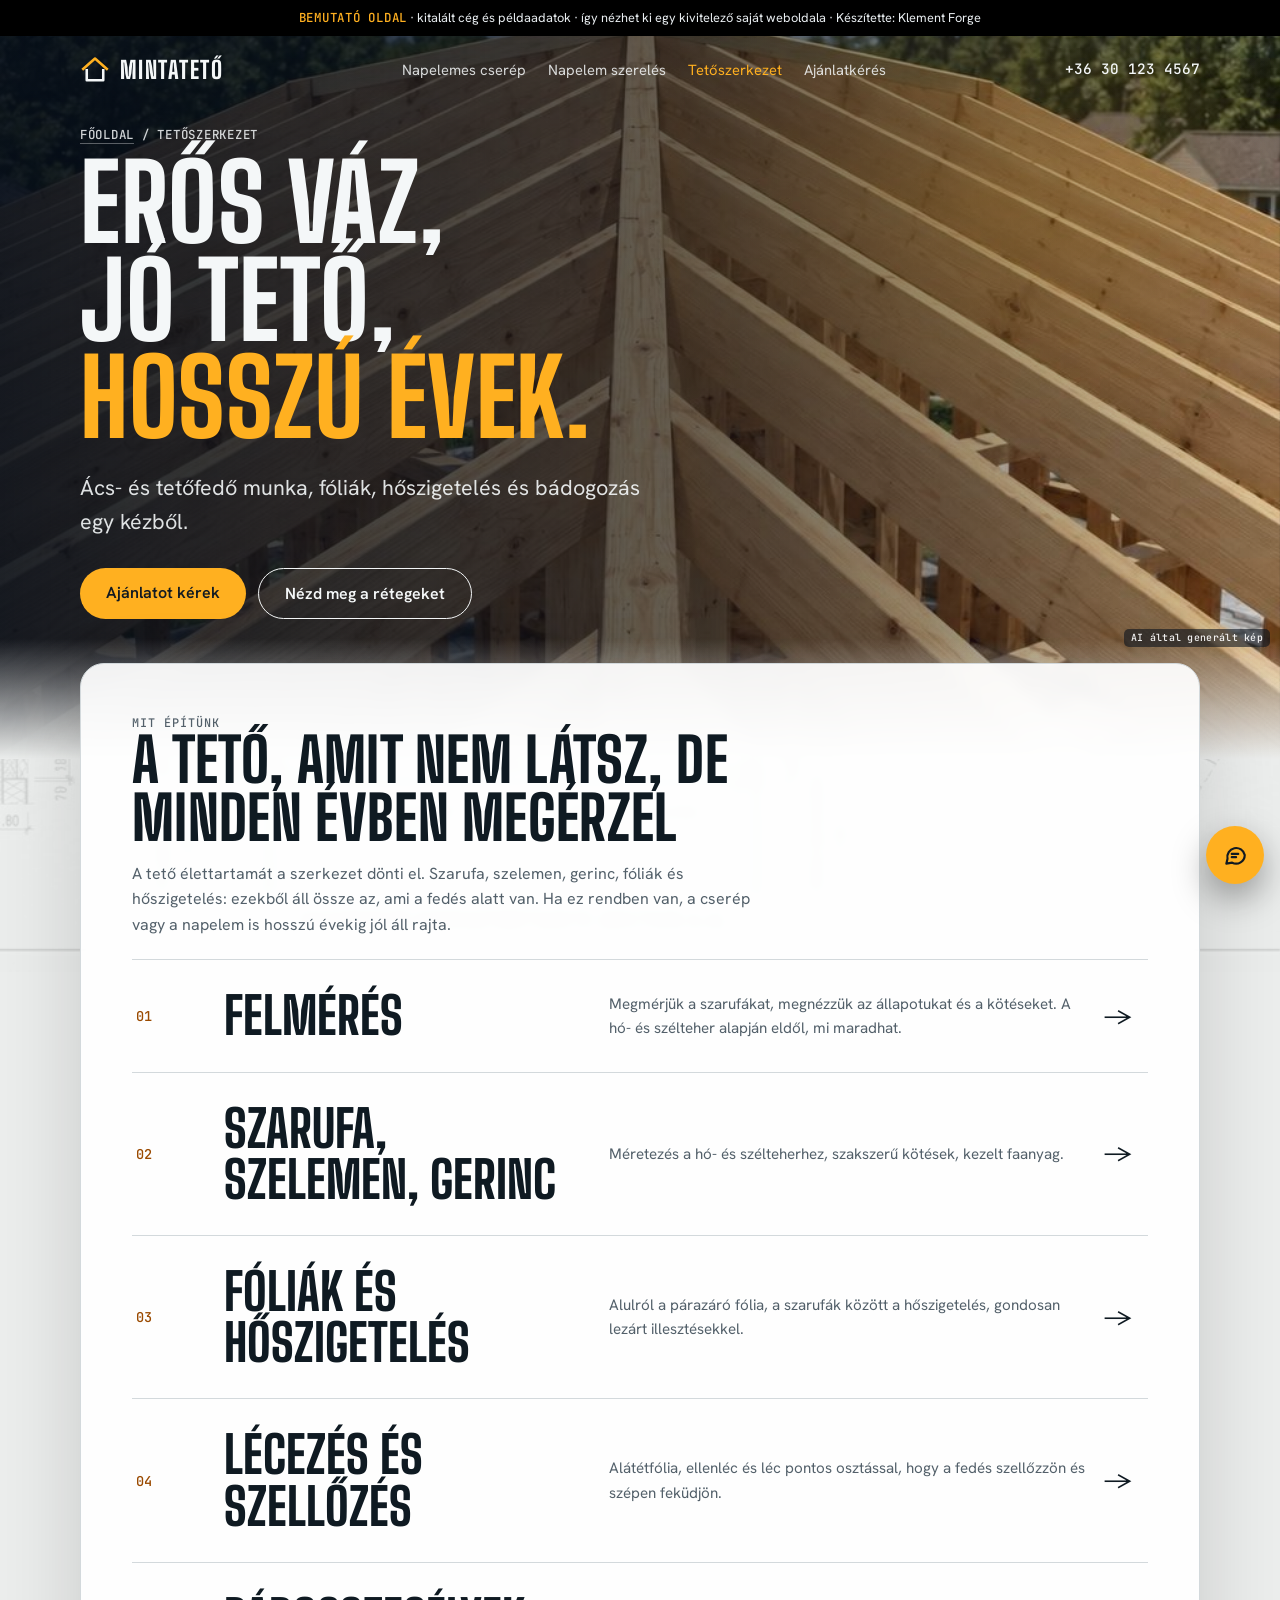
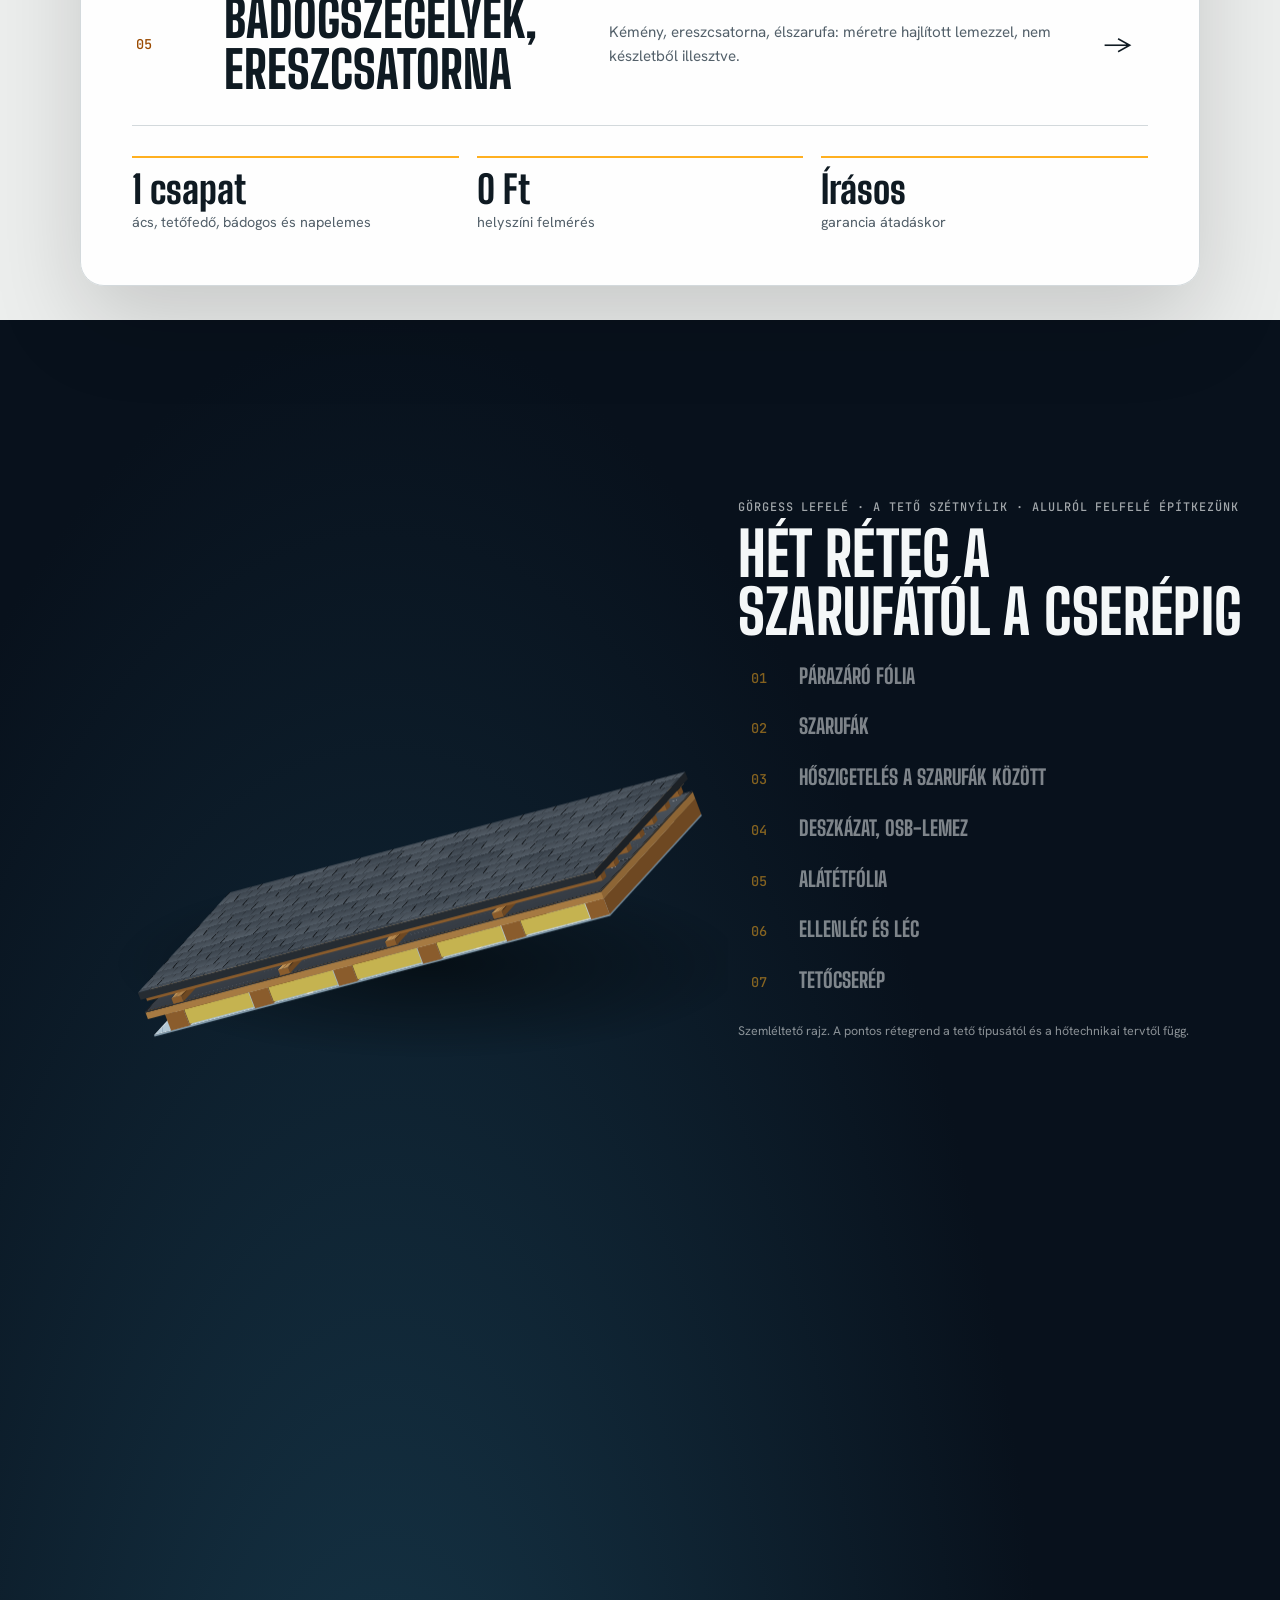
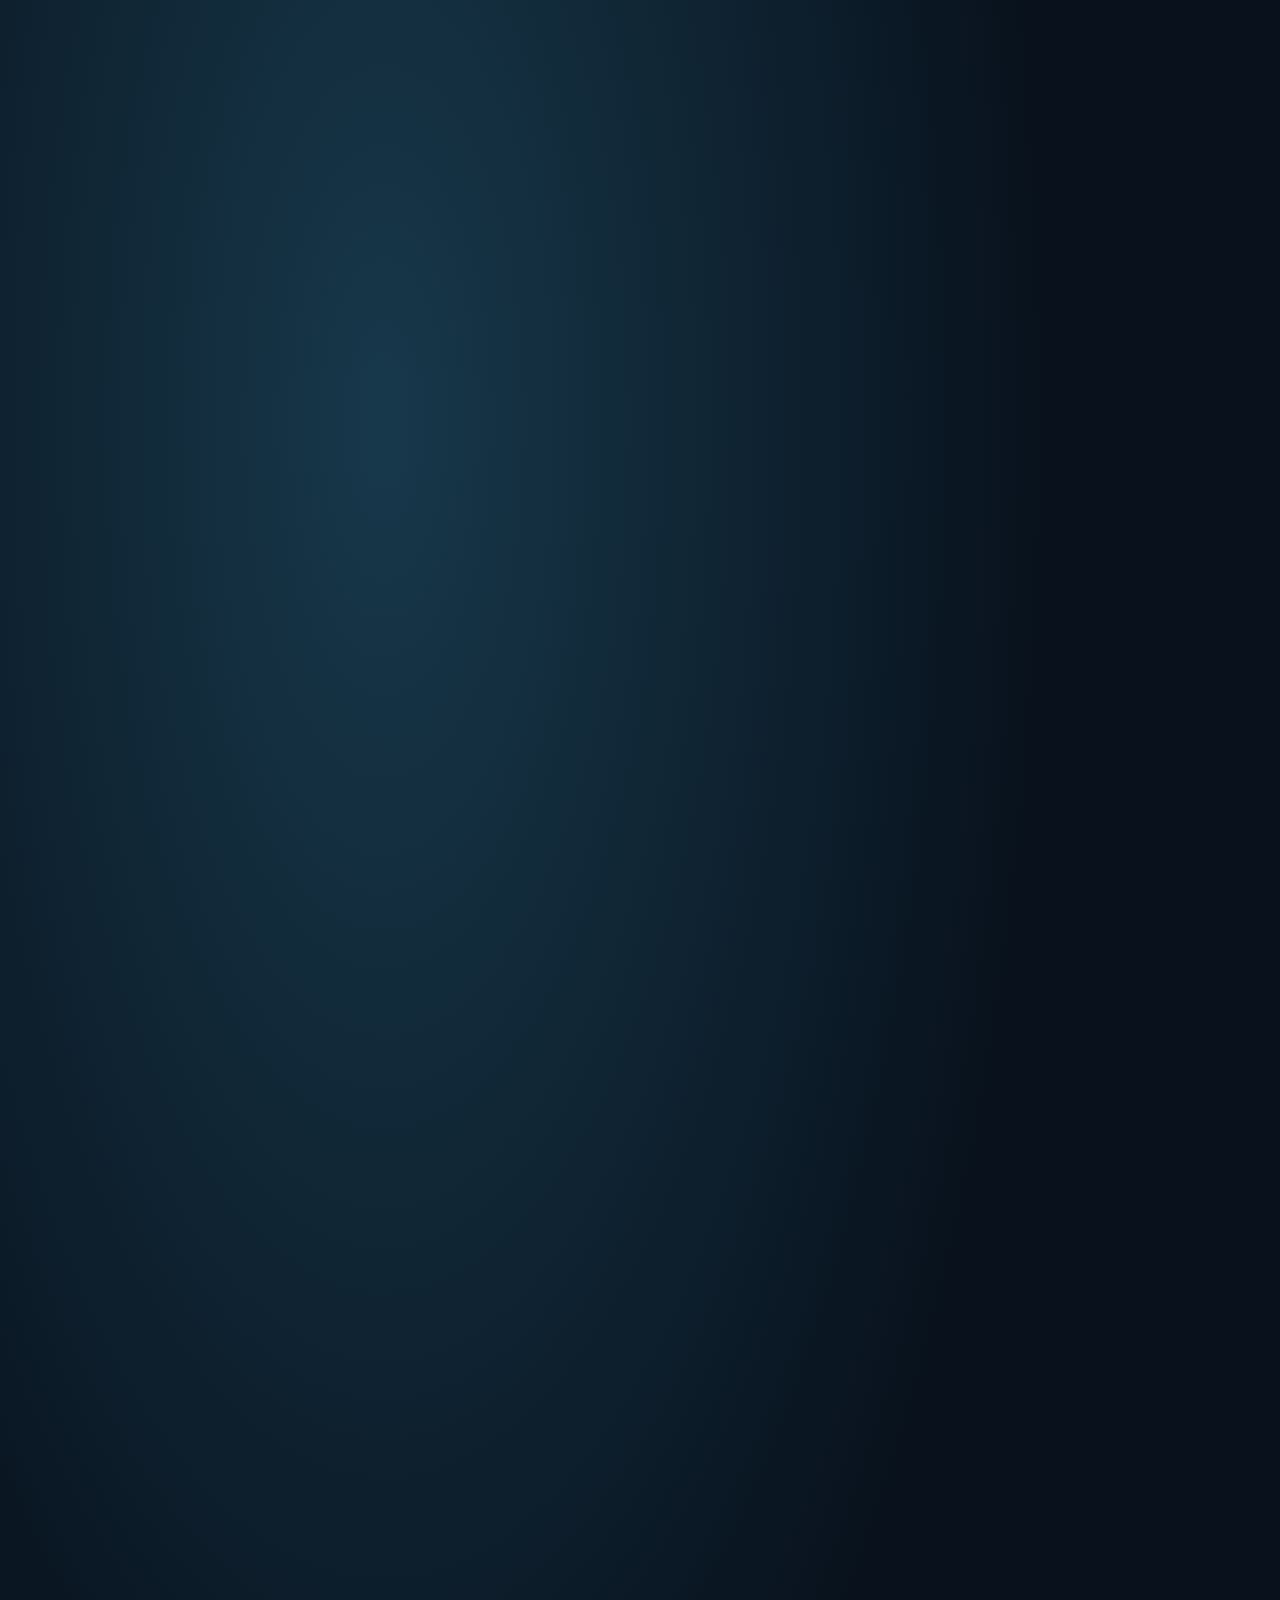
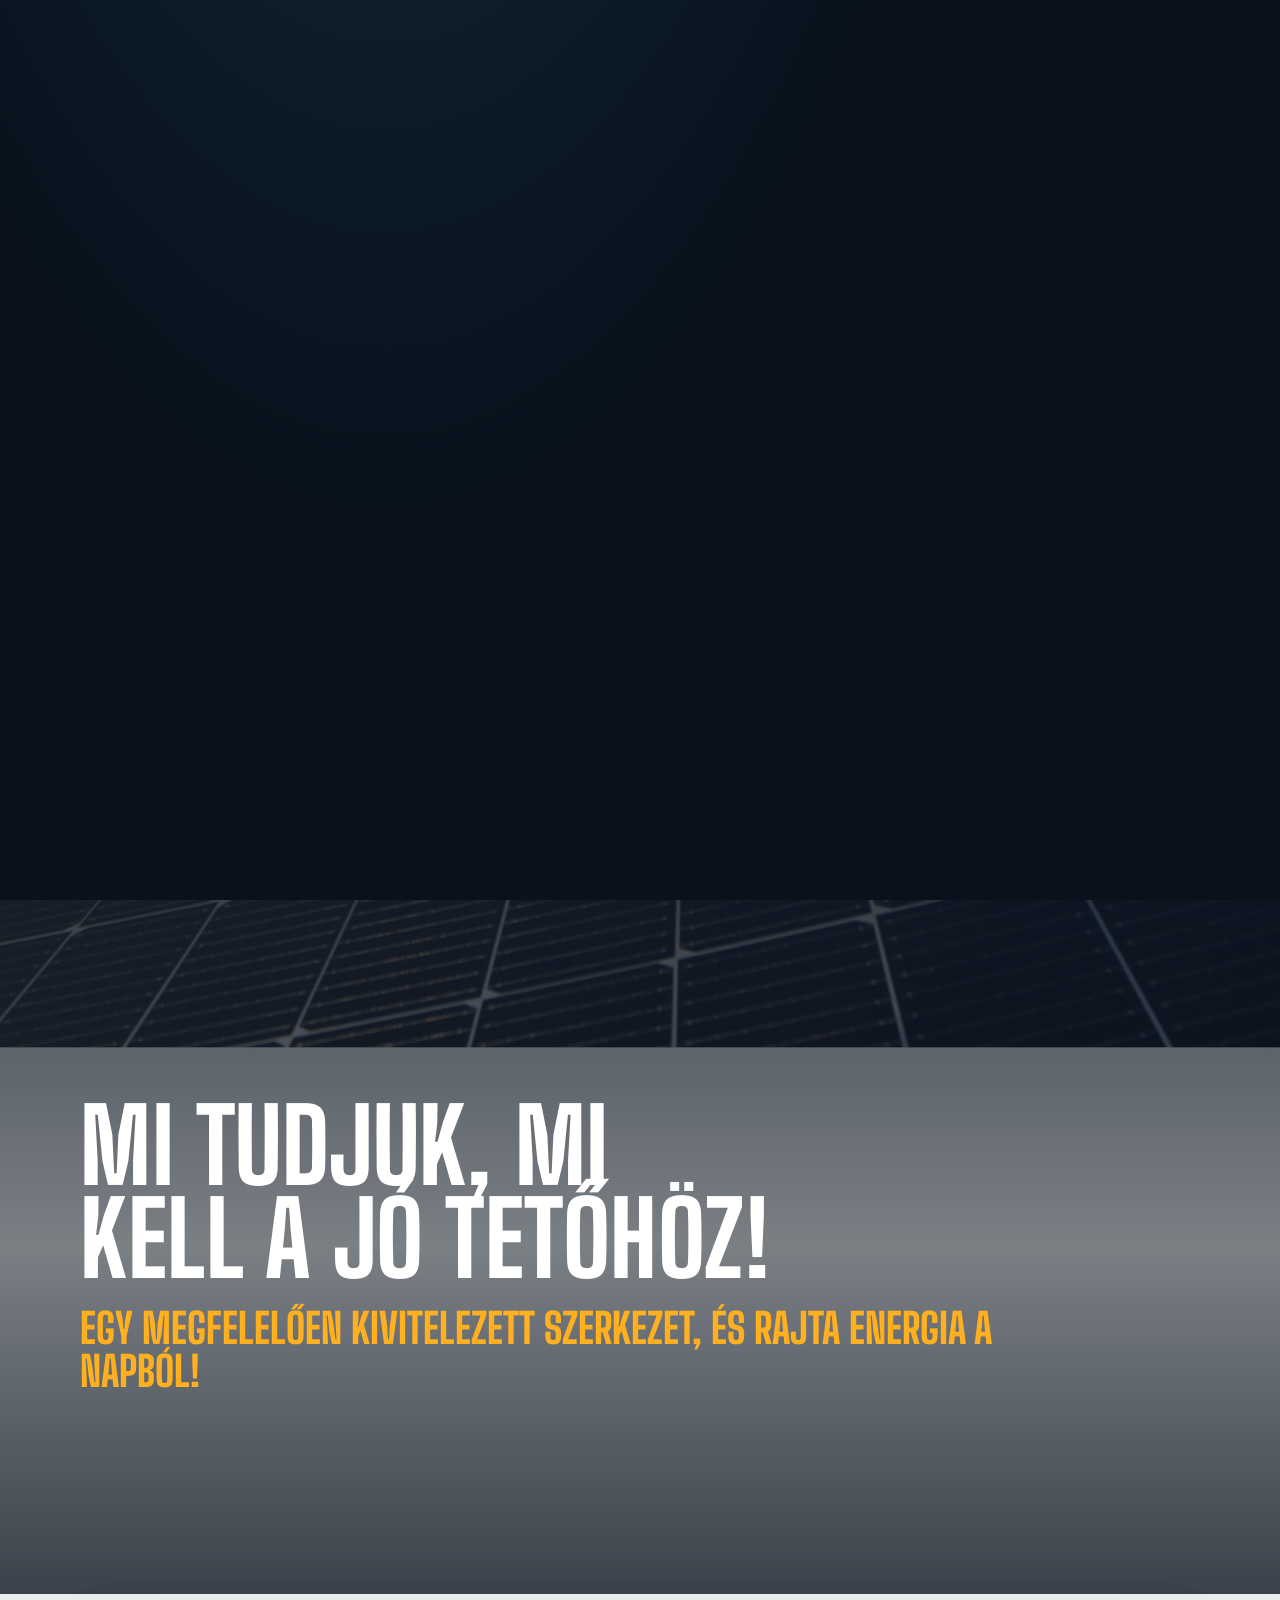
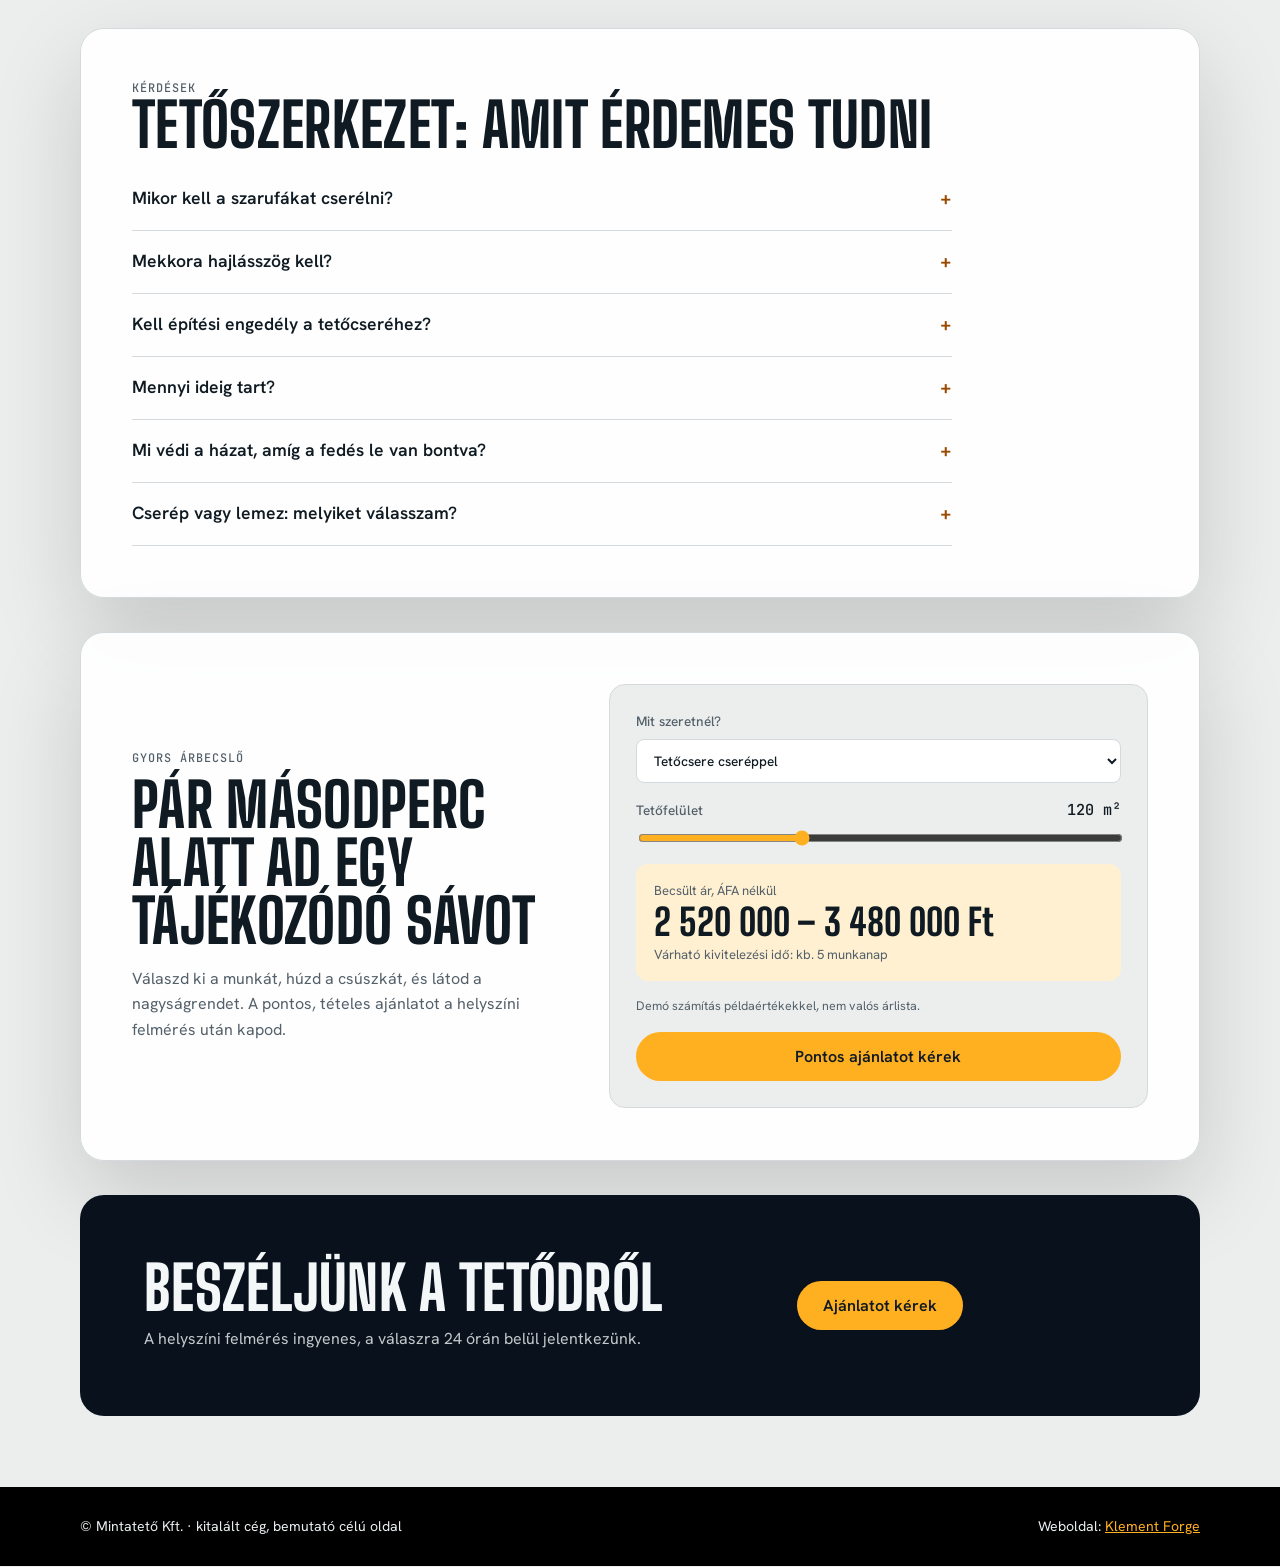
<file: public/tetoszerkezet.html>
<!doctype html>
<html lang="hu"><head><meta charset="utf-8"><meta name="viewport" content="width=device-width,initial-scale=1"><meta name="claude:viewport-fit-sides" content="cover"><title>Tetőszerkezet · Mintatető Kft.</title>
<link rel="preconnect" href="https://fonts.googleapis.com"><link rel="stylesheet" href="https://fonts.googleapis.com/css2?family=Big+Shoulders+Display:wght@700;800&family=Hanken+Grotesk:wght@400;500;600&family=JetBrains+Mono:wght@400;500&display=swap"><link rel="stylesheet" href="css/site.css"><link rel="stylesheet" href="css/sub.css"><link rel="stylesheet" href="css/extra.css"></head>
<body class="sub"><div class="demo"><b>BEMUTATÓ OLDAL</b> · kitalált cég és példaadatok · így nézhet ki egy kivitelező saját weboldala · Készítette: Klement Forge</div>
<div class="plan" aria-hidden="true"></div>
<main><header class="hero s bleed" id="hero"><div class="bg" id="heroBg"><img src="img/szarufa.jpg" alt="Fa tetőszerkezet gerinccel és szarufákkal" style="object-position:50% 38%" fetchpriority="high"></div>
<div class="in"><div class="nav"><a class="logo" href="index.html" style="color:inherit;text-decoration:none"><svg viewBox="0 0 40 40" aria-hidden="true"><path d="M3 21 20 6l17 15" fill="none" stroke="#ffb020" stroke-width="3.4" stroke-linejoin="round"/><path d="M9 20v15h22V20" fill="none" stroke="currentColor" stroke-width="3.4" stroke-linejoin="round"/></svg>Mintatető</a><nav aria-label="Fő menü"><a href="napelemes-tetocserep.html">Napelemes cserép</a><a href="napelem-szereles.html">Napelem szerelés</a><a href="tetoszerkezet.html" aria-current="page">Tetőszerkezet</a><a href="index.html#kapcsolat" data-contact>Ajánlatkérés</a></nav><a class="tel" href="tel:+36301234567">+36 30 123 4567</a></div><div class="hbody"><p class="crumb"><a href="index.html">Főoldal</a> / Tetőszerkezet</p><h1><span class="ln"><span>Erős váz,</span></span><span class="ln"><span>jó tető,</span></span><span class="ln"><span>hosszú évek.</span></span></h1><p class="lead">Ács- és tetőfedő munka, fóliák, hőszigetelés és bádogozás egy kézből.</p>
<div class="cta"><a class="btn" href="index.html#kapcsolat" data-contact>Ajánlatot kérek</a><a class="btn ghost" href="#retegek">Nézd meg a rétegeket</a></div></div></div><span class="aitag">AI által generált kép</span></header><div class="in"><section class="fl rv first"><p class="tag">Mit építünk</p><h2>A tető, amit nem látsz, de minden évben megérzel</h2><p class="lede" style="margin-bottom:22px">A tető élettartamát a szerkezet dönti el. Szarufa, szelemen, gerinc, fóliák és hőszigetelés: ezekből áll össze az, ami a fedés alatt van. Ha ez rendben van, a cserép vagy a napelem is hosszú évekig jól áll rajta.</p><ul class="offers" id="offers"><li><a href="index.html#kapcsolat" data-contact><span class="n">01</span><span class="t">Felmérés</span><span class="d">Megmérjük a szarufákat, megnézzük az állapotukat és a kötéseket. A hó- és szélteher alapján eldől, mi maradhat.</span><span class="ar" aria-hidden="true">→</span><span class="iw"><img class="inl" src="img/felmeres.jpg" alt="Szakember a padláson" loading="lazy"><span class="aitag">AI által generált kép</span></span></a></li><li><a href="index.html#kapcsolat" data-contact><span class="n">02</span><span class="t">Szarufa, szelemen, gerinc</span><span class="d">Méretezés a hó- és szélteherhez, szakszerű kötések, kezelt faanyag.</span><span class="ar" aria-hidden="true">→</span><span class="iw"><img class="inl" src="img/szarufa.jpg" alt="Fa tetőszerkezet gerinccel" loading="lazy"><span class="aitag">AI által generált kép</span></span></a></li><li><a href="index.html#kapcsolat" data-contact><span class="n">03</span><span class="t">Fóliák és hőszigetelés</span><span class="d">Alulról a párazáró fólia, a szarufák között a hőszigetelés, gondosan lezárt illesztésekkel.</span><span class="ar" aria-hidden="true">→</span><span class="iw"><img class="inl" src="img/szigeteles.jpg" alt="Párazáró fólia és szigetelés" loading="lazy"><span class="aitag">AI által generált kép</span></span></a></li><li><a href="index.html#kapcsolat" data-contact><span class="n">04</span><span class="t">Lécezés és szellőzés</span><span class="d">Alátétfólia, ellenléc és léc pontos osztással, hogy a fedés szellőzzön és szépen feküdjön.</span><span class="ar" aria-hidden="true">→</span><span class="iw"><img class="inl" src="img/letezes.jpg" alt="Ellenléc és léc" loading="lazy"><span class="aitag">AI által generált kép</span></span></a></li><li><a href="index.html#kapcsolat" data-contact><span class="n">05</span><span class="t">Bádogszegélyek, ereszcsatorna</span><span class="d">Kémény, ereszcsatorna, élszarufa: méretre hajlított lemezzel, nem készletből illesztve.</span><span class="ar" aria-hidden="true">→</span><span class="iw"><img class="inl" src="img/badog.jpg" alt="Ereszcsatorna cserépfedésen" loading="lazy"><span class="aitag">AI által generált kép</span></span></a></li></ul><div class="peek" id="peek" aria-hidden="true"><img src="img/felmeres.jpg" data-ai alt=""><img src="img/szarufa.jpg" data-ai alt=""><img src="img/szigeteles.jpg" data-ai alt=""><img src="img/letezes.jpg" data-ai alt=""><img src="img/badog.jpg" data-ai alt=""></div>
<div class="stats"><div><b>1 csapat</b><span>ács, tetőfedő, bádogos és napelemes</span></div><div><b>0 Ft</b><span>helyszíni felmérés</span></div><div><b>Írásos</b><span>garancia átadáskor</span></div></div></section></div><div class="stackwrap bleed" id="retegek"><div class="pin"><div class="in" style="display:contents">
<canvas class="stack" id="stack" role="img" aria-label="Szétnyíló tetőrétegek rajza"></canvas>
<div style="padding-right:max(16px,env(safe-area-inset-right,0px))"><p class="tag">Görgess lefelé · a tető szétnyílik · alulról felfelé építkezünk</p><h2 style="margin:10px 0 16px">Hét réteg a szarufától a cserépig</h2><ol class="leg" id="leg"></ol><small>Szemléltető rajz. A pontos rétegrend a tető típusától és a hőtechnikai tervtől függ.</small></div></div></div></div><section class="band bleed" aria-label="Szlogen"><div class="bg" id="bandBg"><img src="img/panels-close.jpg" alt="" loading="lazy"></div><div class="in"><h2>Mi tudjuk, mi kell a jó tetőhöz!</h2><p>Egy megfelelően kivitelezett szerkezet, és rajta energia a napból!</p></div></section><div class="in"><section class="fl rv "><p class="tag">Kérdések</p><h2>Tetőszerkezet: amit érdemes tudni</h2><div class="faq"><details><summary>Mikor kell a szarufákat cserélni?</summary><p>Ha a faanyag korhadt vagy rovarfertőzött, vagy a keresztmetszet nem bírja a terhelést. A felmérésen megnézzük, sokszor elég a pontszerű javítás.</p></details><details><summary>Mekkora hajlásszög kell?</summary><p>A fedéstől függ: cserépnél általában meredekebb, lemeznél lankásabb tető is lehet. A gyártó előírása és a tető terve dönt.</p></details><details><summary>Kell építési engedély a tetőcseréhez?</summary><p>Az eset dönti el: szerkezetet érintő átalakításnál, tetőtér-beépítésnél vagy védett épületnél más szabályok vonatkozhatnak. Az ügyintézésben segítünk.</p></details><details><summary>Mennyi ideig tart?</summary><p>Egy családi ház tetőcseréje jellemzően néhány munkanaptól egy-két hétig tart, a mérettől és az időjárástól függően.</p></details><details><summary>Mi védi a házat, amíg a fedés le van bontva?</summary><p>Szakaszosan dolgozunk, a bontott felületet még aznap letakarjuk, esőre mindig felkészülünk.</p></details><details><summary>Cserép vagy lemez: melyiket válasszam?</summary><p>A cserép hosszú élettartamú és hagyományos megjelenésű, de nehezebb. A lemez könnyebb, gyorsabban lerakható és általában kedvezőbb árú, esőben viszont hangosabb, ezért szigetelésre külön figyelni kell.</p></details></div></section></div><div class="in"><section class="fl rv "><div class="estg"><div><p class="tag">Gyors árbecslő</p><h2 style="margin:10px 0 16px">Pár másodperc alatt ad egy tájékozódó sávot</h2><p style="color:var(--muted)">Válaszd ki a munkát, húzd a csúszkát, és látod a nagyságrendet. A pontos, tételes ajánlatot a helyszíni felmérés után kapod.</p></div>
<form class="est" onsubmit="return false"><label for="kind">Mit szeretnél?<select id="kind" data-def="cserep"><option value="cserep">Tetőcsere cseréppel</option><option value="lemez">Tetőcsere trapézlemezzel</option><option value="bador">Bádogos munkák, ereszcsatorna</option><option value="napelem">Napelemes rendszer (ráépített panel)</option><option value="pv">Napelemes tetőcserép</option></select></label>
<label for="size"><span class="row2"><span id="sizeLabel">Tetőfelület</span><output id="sizeOut" for="size"></output></span><input id="size" type="range" min="30" max="300" step="5" value="120"></label>
<div class="out" aria-live="polite"><span class="s">Becsült ár, ÁFA nélkül</span><span class="p" id="price"></span><span class="s" id="days"></span></div>
<p style="font-size:.78rem;color:var(--muted)">Demó számítás példaértékekkel, nem valós árlista.</p><a class="btn" href="index.html#kapcsolat" data-contact style="text-align:center">Pontos ajánlatot kérek</a></form></div></section></div><div class="in"><div class="cta2 rv"><div><h2>Beszéljünk a tetődről</h2><p>A helyszíni felmérés ingyenes, a válaszra 24 órán belül jelentkezünk.</p></div><a class="btn" href="index.html#kapcsolat" data-contact>Ajánlatot kérek</a></div></div><div class="in"><div class="links rv"><a href="napelemes-tetocserep.html">Napelemes cserép</a><a href="napelem-szereles.html">Napelem szerelés</a><a href="index.html">← Főoldal</a></div></div></main>
<footer><div class="in"><span>© Mintatető Kft. · kitalált cég, bemutató célú oldal</span><span>Weboldal: <a href="https://klementforge.com">Klement Forge</a></span></div></footer>
<script src="js/stack.js"></script><script src="js/site.js"></script><script src="js/extra.js"></script>
<script>initStack({wrap:"#retegek",canvas:"#stack",leg:"#leg",variant:"structure"});</script>
</body></html>
</file>
<file: public/css/extra.css>
/* Közös kiegészítések: AI-címke, folyamat-kártyák, vélemény-dizájn, térkép, kapcsolati felugró, chatbot */
:root{
  --m-land:#e8ebdd;--m-f1:#d9e2c4;--m-f2:#e7dfbf;--m-f3:#cfdcc0;--m-water:#b7d3e6;--m-road:#ffffff;--m-case:#c3c7bd;--m-minor:#f7f4ea;--m-bld:#c9c1b2;--m-label:#44505a;--m-tree:#a6bf8f;--m-line:#b9bfae;
}
@media (prefers-color-scheme: dark){:root:not([data-theme="light"]){
  --m-land:#16211b;--m-f1:#1c2c22;--m-f2:#262a1d;--m-f3:#1a2a26;--m-water:#173347;--m-road:#34414b;--m-case:#0c1216;--m-minor:#2b363f;--m-bld:#33404a;--m-label:#a4b4bd;--m-tree:#244030;--m-line:#2c3a33}}
:root[data-theme="dark"]{
  --m-land:#16211b;--m-f1:#1c2c22;--m-f2:#262a1d;--m-f3:#1a2a26;--m-water:#173347;--m-road:#34414b;--m-case:#0c1216;--m-minor:#2b363f;--m-bld:#33404a;--m-label:#a4b4bd;--m-tree:#244030;--m-line:#2c3a33}

/* ---------- hero: ékezetek ne vágódjanak le ---------- */
h1 .ln{padding:.3em 0 .06em!important;margin-top:-.3em;pointer-events:none}
.crumb{position:relative;z-index:3}
.tel{color:inherit;text-decoration:none;border-bottom:1px solid transparent;transition:border-color .2s}
a.tel:hover{border-color:currentColor}

/* ---------- AI-címke ---------- */
.aitag{position:absolute;right:10px;bottom:8px;z-index:6;font:500 .62rem/1 var(--f-mono,ui-monospace,monospace);letter-spacing:.03em;color:rgba(255,255,255,.94);background:rgba(8,17,28,.58);padding:4px 7px;border-radius:5px;pointer-events:none;white-space:nowrap}
.hero.s .aitag{bottom:112px}
.iw{display:none;position:relative}
.peek[data-ai="1"]::after{content:"AI által generált kép";position:absolute;right:8px;bottom:7px;font:500 .6rem/1 var(--f-mono,ui-monospace,monospace);letter-spacing:.03em;color:rgba(255,255,255,.94);background:rgba(8,17,28,.58);padding:4px 7px;border-radius:5px}
@media (max-width:900px),(hover:none){
  .offers .iw{display:block;grid-column:1/-1;margin-top:8px}
  .offers .iw .inl{margin-top:0}
  .hero.s .aitag{bottom:74px}
}

/* ---------- folyamat-kártyák (aloldalak) ---------- */
.proc{list-style:none;margin:6px 0 0;padding:0;display:grid;grid-template-columns:repeat(6,1fr);gap:20px}
.proc>li{grid-column:span 2;display:flex}
.proc.five>li:nth-child(n+4){grid-column:span 3}
.pc{background:var(--surface);border:1px solid var(--line);border-radius:16px;overflow:hidden;display:flex;flex-direction:column;width:100%;transition:transform .4s cubic-bezier(.2,.8,.2,1),box-shadow .4s,border-color .4s}
.pc:hover{transform:translateY(-6px);box-shadow:0 26px 60px rgba(0,0,0,.2);border-color:var(--accent)}
.pc .im{position:relative;aspect-ratio:16/10;overflow:hidden;background:var(--night)}
.pc .im img{width:100%;height:100%;object-fit:cover;display:block;transition:transform 1s cubic-bezier(.2,.8,.2,1)}
.pc:hover .im img{transform:scale(1.07)}
.pc .bd{position:absolute;left:12px;top:12px;z-index:2;font:600 .82rem var(--f-mono,monospace);background:var(--accent);color:var(--on-accent);border-radius:999px;padding:5px 11px}
.pc .tx{padding:18px 20px 22px;display:grid;gap:8px;align-content:start}
.pc h3{font-size:1.7rem}
.pc p{color:var(--muted);font-size:.95rem}
@media (max-width:900px){
  .proc{grid-template-columns:1fr 1fr}
  .proc>li,.proc.five>li:nth-child(n+4){grid-column:span 1}
  .proc.five>li:last-child{grid-column:1/-1}
}
@media (max-width:600px){.proc{grid-template-columns:1fr}.proc.five>li:last-child{grid-column:auto}}

/* ---------- vélemények: dizájnelemek, képes kártyák, automatikus lapozás ---------- */
.tst{position:relative;overflow:hidden}
.tst .tbg{position:absolute;inset:-12% 0;background:url(../img/plan.jpg) center/cover no-repeat;filter:invert(1);opacity:.055;pointer-events:none;will-change:transform}
.tst::after{content:"";position:absolute;inset:0;pointer-events:none;background:radial-gradient(60% 50% at 85% 10%,rgba(255,176,32,.12),transparent 70%)}
.tst .in{position:relative;z-index:2}
.tst .ridge{position:absolute;left:0;right:0;top:0;width:100%;height:84px;z-index:1;pointer-events:none}
.tst .ridge path{fill:none;stroke:var(--accent);stroke-width:2;stroke-linejoin:round;stroke-linecap:round;opacity:.55;stroke-dasharray:1500;stroke-dashoffset:1500;transition:stroke-dashoffset 2.6s cubic-bezier(.4,.1,.2,1)}
.tst.seen .ridge path{stroke-dashoffset:0}
.tst .bigq{position:absolute;right:2%;top:-.18em;font:800 clamp(14rem,30vw,26rem)/1 var(--f-display);color:transparent;-webkit-text-stroke:2px rgba(255,176,32,.2);pointer-events:none;user-select:none}
.track{position:relative}
.q{padding:0!important;overflow:hidden}
.q .qi{position:relative;margin:0;aspect-ratio:21/9;overflow:hidden;background:#0b1117}
.q .qi img{width:100%;height:100%;object-fit:cover;display:block;transform:scale(1.18) translateX(3%);transition:transform 1.6s cubic-bezier(.2,.8,.2,1)}
.q.on .qi img{transform:none}
.q .qi::after{content:"";position:absolute;inset:0;background:linear-gradient(180deg,transparent 45%,rgba(16,26,36,.9))}
.q .tg{position:absolute;left:16px;bottom:12px;z-index:3;font:500 .72rem var(--f-mono,monospace);letter-spacing:.05em;text-transform:uppercase;color:var(--accent)}
.q blockquote{padding:22px 32px 28px!important}
.q .st{color:var(--accent);letter-spacing:.2em;font-size:.95rem;margin-bottom:10px}
.ctl{position:relative;flex-wrap:wrap}
.prog{flex:1 1 120px;height:3px;background:#25323c;border-radius:3px;overflow:hidden;margin-left:12px;min-width:80px}
.prog i{display:block;height:100%;width:100%;background:var(--accent);transform-origin:left;transform:scaleX(0)}
.prog.run i{animation:prog var(--ap,6.5s) linear forwards}
.prog.pause i{animation-play-state:paused}
@keyframes prog{from{transform:scaleX(0)}to{transform:scaleX(1)}}
@media (max-width:520px){.q blockquote{padding:18px 20px 22px!important}.q .qi{aspect-ratio:16/9}.tst .bigq{opacity:.6}}
@media (prefers-reduced-motion:reduce){.tst .ridge path{stroke-dashoffset:0;transition:none}.q .qi img{transform:none;transition:none}.prog{display:none}}

/* ---------- elérhetőségek + térkép ---------- */
.contact.map2{grid-template-columns:.85fr 1.15fr;align-items:start}
.cinfo .tel2{display:block;font:800 clamp(2.2rem,5vw,3.4rem)/1 var(--f-display);text-transform:uppercase;color:var(--ink);text-decoration:none;margin:4px 0 4px}
.cinfo .tel2:hover{color:var(--atext)}
.cinfo .adr{font-size:1.05rem;margin-bottom:18px}
.cinfo .btns{display:flex;gap:10px;flex-wrap:wrap;margin-top:18px}
.map{margin:0;border-radius:18px;overflow:hidden;border:1px solid var(--line);background:var(--m-land);position:relative;box-shadow:0 20px 50px rgba(0,0,0,.12)}
.map svg{display:block;width:100%;height:auto}
.map figcaption{position:absolute;left:12px;bottom:10px;font:500 .66rem var(--f-mono,monospace);letter-spacing:.04em;color:var(--m-label);background:color-mix(in srgb,var(--m-land) 85%,transparent);padding:4px 8px;border-radius:5px}
.map .m-land{fill:var(--m-land)}.map .m-f1{fill:var(--m-f1)}.map .m-f2{fill:var(--m-f2)}.map .m-f3{fill:var(--m-f3)}
.map .m-water{fill:none;stroke:var(--m-water);stroke-width:11;stroke-linecap:round}
.map .m-road{fill:none;stroke:var(--m-road);stroke-width:15;stroke-linecap:round;stroke-linejoin:round}
.map .m-case{fill:none;stroke:var(--m-case);stroke-width:19;stroke-linecap:round;stroke-linejoin:round}
.map .m-minor{fill:none;stroke:var(--m-minor);stroke-width:9;stroke-linecap:round;stroke-linejoin:round}
.map .m-bld{fill:var(--m-bld);stroke:var(--m-case);stroke-width:.8}
.map .m-tree{fill:var(--m-tree)}
.map .m-t{font:600 11px var(--f-body,system-ui,sans-serif);fill:var(--m-label);letter-spacing:.02em}
.map .m-t2{font:500 10px var(--f-mono,monospace);fill:var(--m-label)}
.map .m-pin{animation:pinb 2.4s ease-in-out infinite;transform-origin:50% 100%;transform-box:fill-box}
.map .m-ring{fill:rgba(255,176,32,.35);animation:ring 2.4s ease-out infinite;transform-origin:center;transform-box:fill-box}
@keyframes pinb{0%,100%{transform:translateY(0)}50%{transform:translateY(-5px)}}
@keyframes ring{0%{transform:scale(.4);opacity:.9}100%{transform:scale(2.2);opacity:0}}
@media (max-width:900px){.contact.map2{grid-template-columns:1fr}}
@media (prefers-reduced-motion:reduce){.map .m-pin,.map .m-ring{animation:none}}

/* ---------- kapcsolati felugró ---------- */
.cm{position:fixed;inset:0;z-index:100;display:grid;place-items:center;padding:16px;background:rgba(5,10,16,.7);backdrop-filter:blur(6px);-webkit-backdrop-filter:blur(6px);opacity:0;visibility:hidden;transition:opacity .28s,visibility .28s}
.cm.open{opacity:1;visibility:visible}
.cm-box{width:min(940px,100%);max-height:calc(100svh - 32px);overflow:auto;background:var(--surface);color:var(--ink);border-radius:22px;display:grid;grid-template-columns:.78fr 1.22fr;transform:translateY(26px) scale(.97);transition:transform .4s cubic-bezier(.2,.8,.2,1);box-shadow:0 40px 120px rgba(0,0,0,.55)}
.cm.open .cm-box{transform:none}
.cm-side{position:relative;overflow:hidden;background:linear-gradient(160deg,#10283a,#08111c);color:#f4f7f8;padding:34px 30px;display:flex;flex-direction:column;gap:14px}
.cm-side::before{content:"";position:absolute;inset:0;background:url(../img/plan.jpg) center/cover;filter:invert(1);opacity:.08;pointer-events:none}
.cm-side>*{position:relative}
.cm-side .tag{color:rgba(244,247,248,.65)}
.cm-side h2{font-size:clamp(2rem,4vw,2.8rem)}
.cm-pts{list-style:none;margin:6px 0 0;padding:0;display:grid;gap:10px}
.cm-pts li{border-top:2px solid var(--accent);padding-top:8px;color:rgba(244,247,248,.8);font-size:.92rem}
.cm-pts b{display:block;font:800 1.7rem/1 var(--f-display);color:#fff;text-transform:uppercase}
.cm-tel{font:800 1.9rem/1 var(--f-display);color:var(--accent);text-decoration:none;margin-top:auto}
.cm-adr{font-size:.9rem;color:rgba(244,247,248,.75)}
.cm-main{padding:34px 34px 30px;position:relative}
.cm-x{position:absolute;right:14px;top:12px;width:40px;height:40px;border-radius:50%;border:1px solid var(--line);background:transparent;color:var(--ink);font-size:1.1rem;cursor:pointer}
.cm-x:hover{background:var(--accent);border-color:var(--accent);color:var(--on-accent)}
.cm-form{display:grid;gap:12px;margin-top:6px}
.cm-form h3{font-size:1.9rem;margin-bottom:2px;padding-right:44px}
.cm-ck{display:grid!important;grid-template-columns:auto 1fr;gap:10px!important;align-items:start;font-size:.82rem;font-weight:400}
.cm-ck input{width:18px;height:18px;margin-top:2px;accent-color:var(--accent)}
.cm-err{color:#c0392b;font-size:.85rem;font-weight:600}
.cm-demo{font-size:.76rem;color:var(--muted)}
.cm-form input.bad,.cm-form textarea.bad{border-color:#c0392b}
.cm-ok{padding:30px 6px;display:grid;gap:14px;justify-items:start}
.cm-ok h3{font-size:2.2rem}
.cm-ok p{color:var(--muted);max-width:30em}
.cm-ok .mk{width:56px;height:56px;border-radius:50%;background:var(--accent);color:var(--on-accent);display:grid;place-items:center;font-size:1.6rem;font-weight:700}
@media (max-width:760px){.cm{align-items:end;padding:0}.cm-box{grid-template-columns:1fr;border-radius:22px 22px 0 0;max-height:94svh}.cm-side{padding:22px 22px 18px}.cm-pts{grid-template-columns:repeat(3,1fr)}.cm-pts b{font-size:1.2rem}.cm-tel{margin-top:4px}.cm-main{padding:22px}}
@media (prefers-reduced-motion:reduce){.cm,.cm-box{transition:none}}

/* ---------- chatbot ---------- */
.cb{position:fixed;right:max(16px,env(safe-area-inset-right,0px));bottom:max(16px,env(safe-area-inset-bottom,0px));z-index:90;font-family:var(--f-body,system-ui,sans-serif)}
.cb-fab{display:grid;place-items:center;border:0;cursor:pointer;background:var(--accent);color:var(--on-accent);border-radius:50%;width:58px;height:58px;padding:0;font:600 .95rem var(--f-body,system-ui,sans-serif);box-shadow:0 14px 34px rgba(0,0,0,.35);position:relative}
.cb-fab svg{width:26px;height:26px}
.cb-fab::after{content:"";position:absolute;inset:0;border-radius:50%;box-shadow:0 0 0 0 rgba(255,176,32,.55);animation:cbp 3s infinite}
@keyframes cbp{0%{box-shadow:0 0 0 0 rgba(255,176,32,.55)}70%{box-shadow:0 0 0 16px rgba(255,176,32,0)}100%{box-shadow:0 0 0 0 rgba(255,176,32,0)}}
.cb.open .cb-fab{display:none}
.cb-panel{width:min(390px,calc(100vw - 32px));height:min(600px,calc(100svh - 32px));background:var(--surface);color:var(--ink);border:1px solid var(--line);border-radius:20px;box-shadow:0 30px 90px rgba(0,0,0,.45);display:none;flex-direction:column;overflow:hidden;transform-origin:100% 100%}
.cb.open .cb-panel{display:flex;animation:cbin .35s cubic-bezier(.2,.8,.2,1)}
@keyframes cbin{from{opacity:0;transform:translateY(18px) scale(.95)}to{opacity:1;transform:none}}
.cb-h{display:flex;align-items:center;gap:12px;padding:14px 16px;background:linear-gradient(160deg,#10283a,#08111c);color:#f4f7f8}
.cb-av{width:40px;height:40px;border-radius:50%;background:var(--accent);color:#111a22;display:grid;place-items:center;flex:none}
.cb-av svg{width:22px;height:22px}
.cb-h b{display:block;font:800 1.25rem/1 var(--f-display,system-ui);text-transform:uppercase;letter-spacing:.01em}
.cb-h small{font-size:.74rem;color:rgba(244,247,248,.72)}
.cb-h small::before{content:"";display:inline-block;width:7px;height:7px;border-radius:50%;background:#37d67a;margin-right:6px}
.cb-x{margin-left:auto;width:34px;height:34px;border-radius:50%;border:1px solid rgba(255,255,255,.25);background:transparent;color:#fff;cursor:pointer;font-size:1rem}
.cb-x:hover{background:rgba(255,255,255,.15)}
.cb-log{flex:1;overflow:auto;padding:16px;display:flex;flex-direction:column;gap:10px;background:var(--bg);scroll-behavior:smooth}
.cb-m{max-width:86%;padding:10px 14px;border-radius:16px;font-size:.93rem;line-height:1.45;animation:cbm .3s ease both;overflow-wrap:anywhere}
@keyframes cbm{from{opacity:0;transform:translateY(8px)}to{opacity:1;transform:none}}
.cb-m.b{align-self:flex-start;background:var(--surface);border:1px solid var(--line);border-bottom-left-radius:5px}
.cb-m.u{align-self:flex-end;background:var(--accent);color:var(--on-accent);border-bottom-right-radius:5px;font-weight:500}
.cb-m a{color:var(--atext);font-weight:600}
.cb-m.t{display:flex;gap:4px;padding:13px 14px}
.cb-m.t i{width:7px;height:7px;border-radius:50%;background:var(--muted);animation:cbt 1s infinite}
.cb-m.t i:nth-child(2){animation-delay:.15s}.cb-m.t i:nth-child(3){animation-delay:.3s}
@keyframes cbt{0%,60%,100%{transform:none;opacity:.4}30%{transform:translateY(-4px);opacity:1}}
.cb-cb{display:grid;gap:8px;margin-top:8px}
.cb-cb input{padding:9px 11px;font-size:.9rem}
.cb-cb button,.cb-act{border:0;cursor:pointer;background:var(--accent);color:var(--on-accent);font:600 .88rem var(--f-body,system-ui,sans-serif);padding:9px 14px;border-radius:999px;text-decoration:none;display:inline-block;margin-top:8px}
.cb-qr{display:flex;gap:8px;flex-wrap:wrap;padding:10px 14px 4px;background:var(--bg);border-top:1px solid var(--line)}
.cb-qr:empty{display:none}
.cb-qr button{border:1px solid var(--accent);background:transparent;color:var(--ink);border-radius:999px;padding:7px 12px;font:500 .82rem var(--f-body,system-ui,sans-serif);cursor:pointer}
.cb-qr button:hover{background:var(--accent);color:var(--on-accent)}
.cb-in{display:flex;gap:8px;padding:10px 14px;background:var(--bg)}
.cb-in input{flex:1;border-radius:999px;padding:11px 16px}
.cb-in button{width:44px;height:44px;border-radius:50%;border:0;background:var(--accent);color:var(--on-accent);font-size:1.1rem;cursor:pointer;flex:none}
.cb-note{font-size:.7rem;color:var(--muted);padding:0 16px 12px;background:var(--bg);line-height:1.35}
@media (max-width:520px){.cb{right:0;bottom:0;left:0}.cb-fab{position:absolute;right:max(16px,env(safe-area-inset-right,0px));bottom:max(16px,env(safe-area-inset-bottom,0px))}.cb-tip{right:max(16px,env(safe-area-inset-right,0px))!important;bottom:84px!important}.cb-panel{width:100%;height:min(86svh,680px);border-radius:20px 20px 0 0}}
@media (prefers-reduced-motion:reduce){.cb-fab::after,.cb-m,.cb.open .cb-panel{animation:none}.cb-log{scroll-behavior:auto}}

.cm [hidden],.cb [hidden]{display:none!important}
.cb-tip{position:absolute;right:0;bottom:70px;white-space:nowrap;background:var(--surface);color:var(--ink);border:1px solid var(--line);border-radius:14px 14px 4px 14px;padding:10px 12px 10px 16px;font-size:.9rem;font-weight:600;box-shadow:0 14px 34px rgba(0,0,0,.28);cursor:pointer;display:flex;align-items:center;gap:10px;animation:cbm .4s ease both}
.cb-tip button{border:0;background:transparent;color:var(--muted);cursor:pointer;font-size:.9rem;padding:2px 4px}
.cm-side::before{opacity:.05}
@media (max-width:760px){
  .cm-side{padding:20px 22px 14px;gap:8px}.cm-side .tag,.cm-pts,.cm-adr,.cm-form h3{display:none}
  .cm-side h2{font-size:1.9rem;padding-right:44px}.cm-tel{font-size:1.5rem;margin-top:0}
  .cm-x{top:14px;right:14px;z-index:5;background:var(--surface)}
  .cm-main{padding:18px 22px 22px}
}
@media (max-width:520px){.q .tg{top:12px;bottom:auto;background:rgba(8,17,28,.62);padding:4px 8px;border-radius:5px}}

.toast{position:fixed;left:50%;bottom:24px;transform:translate(-50%,30px);z-index:120;max-width:min(92vw,460px);background:#08111c;color:#f4f7f8;border:1px solid var(--accent);border-radius:14px;padding:14px 18px;font-size:.92rem;opacity:0;visibility:hidden;transition:all .3s}
.toast.on{opacity:1;visibility:visible;transform:translate(-50%,0)}
</file>
<file: public/css/site.css>
/* Layout: fotós hero, szerkezet-szekció, görgetésre szétnyíló valósághű tetőrétegek (canvas), szlogen-sáv, napelemes cserép fotós csúszka, hover-képes szolgáltatáslista, árbecslő, vélemény-karusszel, GYIK, ajánlatkérő. */
:root{
  --bg:#eceeed; --surface:#ffffff; --ink:#0f1a22; --muted:#53606a; --line:#d3d9dc;
  --accent:#ffb020; --on-accent:#111a22; --atext:#9a4a00; --accent-soft:#fff0d1;
  --hi:#f4f7f8; --night:#08111c; --night2:#10283a;
  --f-display:"Big Shoulders Display","Arial Narrow",system-ui,sans-serif;
  --f-body:"Hanken Grotesk","Segoe UI",system-ui,sans-serif;
  --f-mono:"JetBrains Mono",ui-monospace,Menlo,Consolas,monospace;
}
@media (prefers-color-scheme: dark){:root:not([data-theme="light"]){
  --bg:#0b1117; --surface:#131d26; --ink:#e9eef1; --muted:#93a1ab; --line:#25323c;
  --atext:#ffb020; --accent-soft:#2a2112; color-scheme:dark}}
:root[data-theme="dark"]{
  --bg:#0b1117; --surface:#131d26; --ink:#e9eef1; --muted:#93a1ab; --line:#25323c;
  --atext:#ffb020; --accent-soft:#2a2112; color-scheme:dark}
*{box-sizing:border-box}
html{scroll-behavior:smooth}
body{margin:0;background:var(--bg);color:var(--ink);font:16px/1.6 var(--f-body);padding-left:max(16px,env(safe-area-inset-left,0px));padding-right:max(16px,env(safe-area-inset-right,0px));overflow-x:clip}
.in{max-width:1120px;margin:0 auto}
.bleed{margin-inline:calc(-1*max(16px,env(safe-area-inset-left,0px)));padding-inline:max(16px,env(safe-area-inset-left,0px))}
h1,h2,h3{font-family:var(--f-display);font-weight:800;line-height:.95;margin:0;text-wrap:balance;text-transform:uppercase;letter-spacing:.005em}
h2{font-size:clamp(2.2rem,5.6vw,3.8rem)}
h3{font-size:1.6rem;line-height:1}
p{margin:0}
a{color:var(--atext)}
:focus-visible{outline:2px solid var(--accent);outline-offset:3px}
.tag{font:500 .74rem var(--f-mono);letter-spacing:.08em;text-transform:uppercase;color:var(--muted)}
.btn{display:inline-block;font:600 1rem var(--f-body);background:var(--accent);color:var(--on-accent);border:0;border-radius:999px;padding:14px 26px;cursor:pointer;text-decoration:none}
.btn.ghost{background:transparent;color:inherit;border:1.5px solid currentColor}
.demo{background:#000;color:#e9eef1;font-size:.8rem;padding:8px max(16px,env(safe-area-inset-left,0px));text-align:center;margin-inline:calc(-1*max(16px,env(safe-area-inset-left,0px)))}
.demo b{font:500 .78rem var(--f-mono);letter-spacing:.06em;color:var(--accent)}
.ph{position:relative;overflow:hidden}
.ph img{display:block;width:100%;height:100%;object-fit:cover}

/* HERO */
.hero{position:relative;overflow:hidden;color:var(--hi);background:var(--night);min-height:min(100svh,860px);display:flex;flex-direction:column}
.hero .bg{position:absolute;inset:-4% 0;will-change:transform}
.hero .bg img{width:100%;height:100%;object-fit:cover;object-position:62% 40%;animation:kb 18s ease-out both}
@keyframes kb{from{transform:scale(1.12)}to{transform:scale(1)}}
.hero::before{content:"";position:absolute;inset:0;z-index:1;background:linear-gradient(90deg,rgba(6,14,26,.9) 0%,rgba(6,14,26,.62) 52%,rgba(6,14,26,.12) 100%),radial-gradient(560px 380px at var(--mx,78%) var(--my,22%),rgba(255,176,32,.30),transparent 70%)}
.hero::after{content:"";position:absolute;left:0;right:0;bottom:0;height:120px;z-index:1;background:linear-gradient(180deg,transparent,var(--bg));pointer-events:none}
.hero .in{position:relative;z-index:2;width:100%;flex:1;display:flex;flex-direction:column}
.nav{display:flex;gap:16px;align-items:center;justify-content:space-between;flex-wrap:wrap;padding-block:18px}
.logo{font:800 1.5rem var(--f-display);text-transform:uppercase;letter-spacing:.06em;display:flex;gap:10px;align-items:center}
.logo svg{width:30px;height:30px}
.nav nav{display:flex;gap:22px;font-size:.92rem}
.nav nav a{color:var(--hi);text-decoration:none;opacity:.85}
.nav nav a:hover{opacity:1}
.tel{font:500 .9rem var(--f-mono)}
.hbody{flex:1;display:flex;flex-direction:column;justify-content:center;padding-block:24px 110px}
h1{font-family:var(--f-display);font-weight:800;text-transform:uppercase;font-size:clamp(3.4rem,9vw,7.4rem);line-height:.86;margin:0}
h1 .ln{display:block;overflow:hidden;padding:.3em 0 .06em;margin-top:-.3em;pointer-events:none}
h1 .ln>span{display:block;animation:rise .95s cubic-bezier(.2,.8,.2,1) both}
h1 .ln:nth-child(2)>span{animation-delay:.1s}
h1 .ln:nth-child(3)>span{animation-delay:.2s;color:var(--accent)}
@keyframes rise{from{transform:translateY(42%)}to{transform:none}}
.lead{font-size:clamp(1.05rem,2.2vw,1.35rem);max-width:27em;margin-top:22px;color:rgba(244,247,248,.9)}
.cta{display:flex;gap:12px;flex-wrap:wrap;margin-top:28px}
.facts{position:absolute;z-index:2;right:max(16px,env(safe-area-inset-right,0px));bottom:46px;display:flex;gap:1px;background:rgba(255,255,255,.18);border-radius:14px;overflow:hidden;backdrop-filter:blur(10px);-webkit-backdrop-filter:blur(10px)}
.facts div{background:rgba(8,17,28,.55);padding:14px 20px}
.facts b{display:block;font:800 1.9rem/1 var(--f-display);font-variant-numeric:tabular-nums}
.facts span{font-size:.78rem;opacity:.85}

/* MARQUEE */
.mq{overflow:hidden;border-block:1px solid var(--line);background:var(--surface);padding:0}
.mq div{display:flex;width:max-content;animation:mq 38s linear infinite}
.mq span{font:800 1.5rem var(--f-display);text-transform:uppercase;letter-spacing:.06em;padding:14px 26px;white-space:nowrap}
.mq span:nth-child(even){color:var(--atext)}
@keyframes mq{to{transform:translateX(-50%)}}

section.b{padding-block:80px}
.hd{display:grid;gap:12px;max-width:40em;margin-bottom:36px}
.hd p{color:var(--muted)}

/* SZERKEZET split */
.split{display:grid;grid-template-columns:.8fr 1.2fr;gap:56px;align-items:center}
.split .ph{aspect-ratio:3/4;border-radius:18px}
.split .ph img{height:116%;will-change:transform}
.split ul{list-style:none;margin:26px 0 0;padding:0;display:grid;gap:14px}
.split li{display:grid;grid-template-columns:34px 1fr;gap:12px;border-top:1px solid var(--line);padding-top:14px;color:var(--muted)}
.split li b{font:500 .85rem var(--f-mono);color:var(--atext)}
.split li strong{color:var(--ink);font-weight:600}

/* STACK */
.stackwrap{height:420vh;position:relative;background:radial-gradient(70% 60% at 30% 45%,#17384b,var(--night) 75%);color:var(--hi)}
.pin{position:sticky;top:0;height:100vh;height:100svh;display:grid;grid-template-columns:1.15fr .85fr;gap:10px;align-items:center;padding-block:16px}
.stack{display:block;width:100%;height:auto;max-height:calc(100svh - 32px);aspect-ratio:900/820}
.stackwrap .tag{color:rgba(244,247,248,.65)}
.leg{list-style:none;margin:0;padding:0;display:grid;gap:2px}
.leg li{display:grid;grid-template-columns:40px 1fr;gap:8px;padding:8px 12px;border-radius:10px;border:1px solid transparent;opacity:.5;transition:opacity .2s,background .2s}
.leg li[aria-current="true"]{opacity:1;background:rgba(255,255,255,.08);border-color:rgba(255,255,255,.16)}
.leg b{font:500 .85rem var(--f-mono);color:var(--accent);padding-top:3px}
.leg strong{display:block;font:800 1.3rem/1 var(--f-display);text-transform:uppercase}
.leg span{color:rgba(244,247,248,.75);font-size:.88rem;display:none}
.leg li[aria-current="true"] span{display:block}
.stackwrap small{display:block;margin-top:12px;color:rgba(244,247,248,.55);font-size:.78rem}

/* SZLOGEN SÁV */
.band{position:relative;overflow:hidden;color:#fff;padding-block:clamp(110px,18vw,200px);text-align:left}
.band .bg{position:absolute;inset:-18% 0}
.band .bg img{width:100%;height:100%;object-fit:cover}
.band::before{content:"";position:absolute;inset:0;z-index:1;background:linear-gradient(180deg,rgba(8,17,28,.72),rgba(8,17,28,.5) 50%,rgba(8,17,28,.78))}
.band .in{position:relative;z-index:2}
.band h2{font-size:clamp(2.6rem,8vw,6.6rem);line-height:.9;max-width:11em}
.band p{font:800 clamp(1.5rem,3.6vw,2.6rem)/1.05 var(--f-display);text-transform:uppercase;margin-top:22px;max-width:22em;color:var(--accent)}

/* PV TILE */
.pvs{background:var(--surface);border-block:1px solid var(--line)}
.cmp{position:relative;border-radius:16px;overflow:hidden;aspect-ratio:16/9;background:var(--night);--x:50%;user-select:none;touch-action:pan-y}
.cmp .l,.cmp .r{position:absolute;inset:0}
.cmp .r{clip-path:inset(0 0 0 var(--x))}
.cmp img{width:100%;height:100%;object-fit:cover;display:block}
.cmp .h{position:absolute;top:0;bottom:0;left:var(--x);width:2px;background:var(--hi);transform:translateX(-1px);pointer-events:none}
.cmp .h::after{content:"↔";position:absolute;top:50%;left:50%;transform:translate(-50%,-50%);width:44px;height:44px;border-radius:50%;background:var(--accent);color:var(--on-accent);display:grid;place-items:center;font-size:1.2rem}
.cmp input{position:absolute;inset:0;width:100%;height:100%;opacity:0;cursor:ew-resize;margin:0}
.cmp:focus-within{outline:2px solid var(--accent);outline-offset:3px}
.cmp .cap{position:absolute;top:14px;font:500 .74rem var(--f-mono);letter-spacing:.06em;text-transform:uppercase;color:var(--hi);background:rgba(0,0,0,.55);padding:6px 10px;border-radius:999px;pointer-events:none}
.cmp .cap.a{left:14px}.cmp .cap.c{right:14px}
.two{display:grid;grid-template-columns:1fr 1fr;gap:28px;margin-top:30px}
.two ul{margin:10px 0 0;padding-left:1.1em;color:var(--muted)}
.two li{margin-bottom:6px}
.note{margin-top:22px;padding:14px 18px;border-radius:10px;background:var(--accent-soft);font-size:.92rem}

/* OFFERS (hover-képes lista) */
.offers{list-style:none;margin:0;padding:0;border-top:1px solid var(--line)}
.offers li{border-bottom:1px solid var(--line)}
.offers a{display:grid;grid-template-columns:70px 1fr 1.3fr 40px;gap:18px;align-items:center;padding:30px 4px;text-decoration:none;color:var(--ink);position:relative;transition:padding .35s cubic-bezier(.2,.8,.2,1)}
.offers a::before{content:"";position:absolute;left:0;bottom:-1px;height:2px;width:0;background:var(--accent);transition:width .45s cubic-bezier(.2,.8,.2,1)}
.offers a:hover,.offers a:focus-visible{padding-left:18px}
.offers a:hover::before,.offers a:focus-visible::before{width:100%}
.offers .n{font:500 .85rem var(--f-mono);color:var(--atext)}
.offers .t{font:800 clamp(1.8rem,4.4vw,3.2rem)/1 var(--f-display);text-transform:uppercase}
.offers .d{color:var(--muted);font-size:.95rem}
.offers .ar{font-size:1.6rem;transition:transform .3s}
.offers a:hover .ar{transform:translateX(6px)}
.offers .inl{display:none}
.peek{position:fixed;left:0;top:0;width:min(340px,30vw);aspect-ratio:4/3;z-index:20;pointer-events:none;border-radius:12px;overflow:hidden;box-shadow:0 24px 60px rgba(0,0,0,.4);clip-path:inset(0 0 100% 0 round 12px);transition:clip-path .45s cubic-bezier(.2,.8,.2,1);will-change:transform}
.peek.on{clip-path:inset(0 0 0 0 round 12px)}
.peek img{position:absolute;inset:0;width:100%;height:100%;object-fit:cover;opacity:0;transform:scale(1.12);transition:opacity .35s,transform .6s}
.peek img.on{opacity:1;transform:none}

/* ESTIMATOR */
.estg{display:grid;grid-template-columns:.9fr 1.1fr;gap:36px;align-items:center}
.est{background:var(--bg);border:1px solid var(--line);border-radius:16px;padding:26px;display:grid;gap:16px}
label{display:grid;gap:6px;font-size:.85rem;color:var(--muted);font-weight:500}
select,input,textarea{font:inherit;color:var(--ink);background:var(--bg);border:1px solid var(--line);border-radius:8px;padding:11px 13px;width:100%}
.est select{background:var(--surface)}
input[type=range]{padding:0;accent-color:var(--accent);background:transparent;border:0}
.row2{display:flex;justify-content:space-between;gap:12px;align-items:baseline}
.row2 output{font:500 .95rem var(--f-mono);color:var(--ink)}
.out{background:var(--accent-soft);border-radius:12px;padding:16px 18px;display:grid;gap:2px}
.out .p{font:800 2.3rem/1.05 var(--f-display);font-variant-numeric:tabular-nums}
.out .s{font-size:.82rem;color:var(--muted)}

/* VÉLEMÉNYEK karusszel */
.tst{background:#0b1117;color:#e9eef1;padding-block:90px}
.tst .tag{color:rgba(233,238,241,.6)}
.tst h2{margin:10px 0 36px}
.track{display:flex;gap:22px;overflow-x:auto;scroll-snap-type:x mandatory;scrollbar-width:none;padding-block:6px;margin-inline:calc(-1*max(16px,env(safe-area-inset-left,0px)));padding-inline:max(16px,calc(50% - 320px));-webkit-overflow-scrolling:touch}
.track::-webkit-scrollbar{display:none}
.q{flex:0 0 min(640px,86%);scroll-snap-align:center;border:1px solid #25323c;border-radius:18px;padding:34px;background:#101a24;opacity:.38;transform:scale(.95);transition:opacity .35s,transform .35s,border-color .35s}
.q.on{opacity:1;transform:none;border-color:rgba(255,176,32,.6)}
.q blockquote{margin:0}
.q h3{font-size:2rem;margin-bottom:14px;color:var(--accent)}
.q p{font-size:1.15rem;line-height:1.55}
.q hr{border:0;border-top:1px solid #2d3b47;margin:22px 0 14px}
.q cite{font:500 .85rem var(--f-mono);font-style:normal;color:rgba(233,238,241,.75)}
.ctl{display:flex;align-items:center;gap:14px;margin-top:26px}
.ctl button.ar{width:48px;height:48px;border-radius:50%;border:1.5px solid #3a4a58;background:transparent;color:#e9eef1;font-size:1.2rem;cursor:pointer}
.ctl button.ar:hover{background:var(--accent);color:var(--on-accent);border-color:var(--accent)}
.dots{display:flex;gap:8px;margin-left:8px}
.dots button{width:10px;height:10px;border-radius:50%;border:0;background:#3a4a58;padding:0;cursor:pointer}
.dots button[aria-current="true"]{background:var(--accent);width:26px;border-radius:6px}
.tst small{display:block;margin-top:18px;color:rgba(233,238,241,.5);font-size:.78rem}

/* FAQ */
details{border-bottom:1px solid var(--line);padding:18px 0}
details summary{cursor:pointer;font:600 1.1rem var(--f-body);list-style:none;display:flex;justify-content:space-between;gap:16px}
details summary::after{content:"+";font:500 1.2rem var(--f-mono);color:var(--atext)}
details[open] summary::after{content:"–"}
details p{color:var(--muted);margin-top:10px;max-width:48em}

/* CONTACT */
.card{background:var(--surface);border:1px solid var(--line);border-radius:14px;padding:24px;display:grid;gap:10px;align-content:start;min-width:0}
.contact{display:grid;grid-template-columns:1.1fr .9fr;gap:40px}
.form{display:grid;gap:12px}
.grid2{display:grid;grid-template-columns:1fr 1fr;gap:12px}
textarea{min-height:100px;resize:vertical}
.ok{background:var(--accent-soft);border-radius:10px;padding:14px 16px}
.info dl{display:grid;grid-template-columns:max-content 1fr;gap:6px 16px;margin:0}
.info dt{color:var(--muted)}
.info dd{margin:0;min-width:0;overflow-wrap:anywhere}
footer{background:#000;color:#e9eef1;padding:28px max(16px,env(safe-area-inset-left,0px)) calc(28px + env(safe-area-inset-bottom,0px));font-size:.88rem;margin-inline:calc(-1*max(16px,env(safe-area-inset-left,0px)))}
footer .in{display:flex;gap:16px;justify-content:space-between;flex-wrap:wrap}
footer a{color:var(--accent)}

@media (max-width:900px){
  .estg,.contact,.split{grid-template-columns:1fr}
  .split{gap:28px}.split .ph{aspect-ratio:4/3}
  .two{grid-template-columns:1fr}
  .pin{grid-template-columns:1fr;gap:4px;align-content:center}
  .stack{max-height:50svh}
  .leg li{display:none}.leg li[aria-current="true"]{display:grid}
  .nav nav{display:none}
  .cmp{aspect-ratio:4/3}
  .facts{position:relative;right:auto;bottom:auto;margin:0 0 70px;align-self:flex-start}
  .hbody{padding-bottom:30px}
  .offers a{grid-template-columns:44px 1fr 28px;padding:22px 0}
  .offers .d{grid-column:2/3;grid-row:2}
  .offers .ar{grid-row:1;grid-column:3}
  .offers .inl{display:block;grid-column:1/-1;aspect-ratio:16/9;object-fit:cover;width:100%;border-radius:12px;margin-top:8px}
  .peek{display:none}
}
@media (hover:none){.peek{display:none}.offers .inl{display:block;grid-column:1/-1;aspect-ratio:16/9;object-fit:cover;width:100%;border-radius:12px;margin-top:8px}.offers a{grid-template-columns:44px 1fr 28px}.offers .d{grid-column:2/3}}
@media (max-width:520px){.grid2{grid-template-columns:1fr}.q{padding:24px}.facts div{padding:10px 12px}}
@media (prefers-reduced-motion:reduce){
  html{scroll-behavior:auto}
  h1 .ln>span,.mq div,.hero .bg img{animation:none!important}
  .offers a,.q,.peek,.peek img{transition:none}
}
</file>
<file: public/css/sub.css>
/* Aloldalak: tervrajz-háttér, felúszó kártyák, hotspotos diagram */
body.sub{background:var(--bg)}
.plan{position:fixed;inset:-8% 0;z-index:0;background:url(../img/plan.jpg) center/cover no-repeat;opacity:.13;pointer-events:none;will-change:transform}
@media (prefers-color-scheme: dark){:root:not([data-theme="light"]) .plan{filter:invert(1);opacity:.09}}
:root[data-theme="dark"] .plan{filter:invert(1);opacity:.09}
main{position:relative;z-index:1}
.hero.s{min-height:min(80svh,720px)}
.hero.s h1{font-size:clamp(3rem,8.4vw,6.6rem)}
.crumb{font:500 .78rem var(--f-mono);letter-spacing:.06em;text-transform:uppercase;opacity:.85;margin-bottom:14px}
.crumb a{color:var(--hi);text-decoration:none;border-bottom:1px solid rgba(255,255,255,.4)}
.nav nav a[aria-current="page"]{opacity:1;color:var(--accent)}
.hero.s .hbody{padding-bottom:140px}

.fl{position:relative;z-index:2;background:color-mix(in srgb,var(--surface) 93%,transparent);backdrop-filter:blur(6px);-webkit-backdrop-filter:blur(6px);border:1px solid var(--line);border-radius:24px;padding:clamp(22px,4vw,52px);box-shadow:0 34px 90px rgba(0,0,0,.16);margin-block:34px}
.fl.first{margin-top:-96px}
.rv{opacity:0;transform:translateY(80px) scale(.98);transition:opacity .8s cubic-bezier(.2,.8,.2,1),transform .9s cubic-bezier(.2,.8,.2,1);transition-delay:var(--d,0s)}
.rv.in{opacity:1;transform:none}
.noscroll .rv{opacity:1;transform:none}
.fl h2{margin-bottom:14px}
.fl .lede{color:var(--muted);max-width:40em}
.stats{display:grid;grid-template-columns:repeat(3,1fr);gap:18px;margin-top:30px}
.stats div{border-top:2px solid var(--accent);padding-top:12px}
.stats b{display:block;font:800 2.4rem/1 var(--f-display);font-variant-numeric:tabular-nums}
.stats span{color:var(--muted);font-size:.9rem}

/* diagram + hotspotok */
.dgw{display:grid;grid-template-columns:1.25fr .75fr;gap:34px;align-items:center;margin-top:26px}
.dg{position:relative;border-radius:18px;overflow:hidden;background:#dfe8ee}
.dg img{display:block;width:100%;height:auto}
.hs{position:absolute;width:30px;height:30px;border-radius:50%;background:var(--accent);color:var(--on-accent);border:2px solid #fff;font:600 .8rem var(--f-mono);transform:translate(-50%,-50%);cursor:pointer;padding:0;animation:pulse 2.6s infinite}
.hs.on{background:#fff;color:#111a22;border-color:var(--accent);transform:translate(-50%,-50%) scale(1.25);animation:none}
@keyframes pulse{0%{box-shadow:0 0 0 0 rgba(255,176,32,.6)}70%{box-shadow:0 0 0 14px rgba(255,176,32,0)}100%{box-shadow:0 0 0 0 rgba(255,176,32,0)}}
.dl{list-style:none;margin:0;padding:0;display:grid;gap:4px}
.dl li{display:grid;grid-template-columns:34px 1fr;gap:8px;padding:10px 12px;border-radius:10px;border:1px solid transparent;cursor:pointer;transition:background .2s,border-color .2s}
.dl li.on{background:var(--accent-soft);border-color:var(--accent)}
.dl b{font:500 .85rem var(--f-mono);color:var(--atext);padding-top:2px}
.dl strong{display:block;font:800 1.2rem/1 var(--f-display);text-transform:uppercase}
.dl span{color:var(--muted);font-size:.88rem}
.cap2{font-size:.78rem;color:var(--muted);margin-top:10px}

/* GYIK / CTA */
.faq{max-width:820px}
.cta2{position:relative;z-index:2;background:var(--night);color:var(--hi);border-radius:24px;padding:clamp(28px,5vw,64px);margin-block:34px;display:grid;grid-template-columns:1.3fr .7fr;gap:24px;align-items:center}
.cta2 h2{font-size:clamp(2.2rem,5vw,3.8rem)}
.cta2 p{color:rgba(244,247,248,.8);margin-top:10px}
.cta2 .btn{justify-self:start}
.links{display:flex;gap:10px;flex-wrap:wrap;margin-top:18px}
.links a{font:500 .8rem var(--f-mono);letter-spacing:.04em;text-transform:uppercase;border:1px solid var(--line);border-radius:999px;padding:9px 14px;text-decoration:none;color:var(--ink)}
.links a:hover{border-color:var(--accent);color:var(--atext)}
@media (max-width:900px){
  .dgw,.cta2{grid-template-columns:1fr}
  .stats{grid-template-columns:1fr}
  .fl.first{margin-top:-60px}
  .hero.s .hbody{padding-bottom:90px}
}
@media (prefers-reduced-motion:reduce){.rv{opacity:1;transform:none;transition:none}.hs{animation:none}}
.demo{position:relative;z-index:3}
footer{position:relative;z-index:2}
</file>
